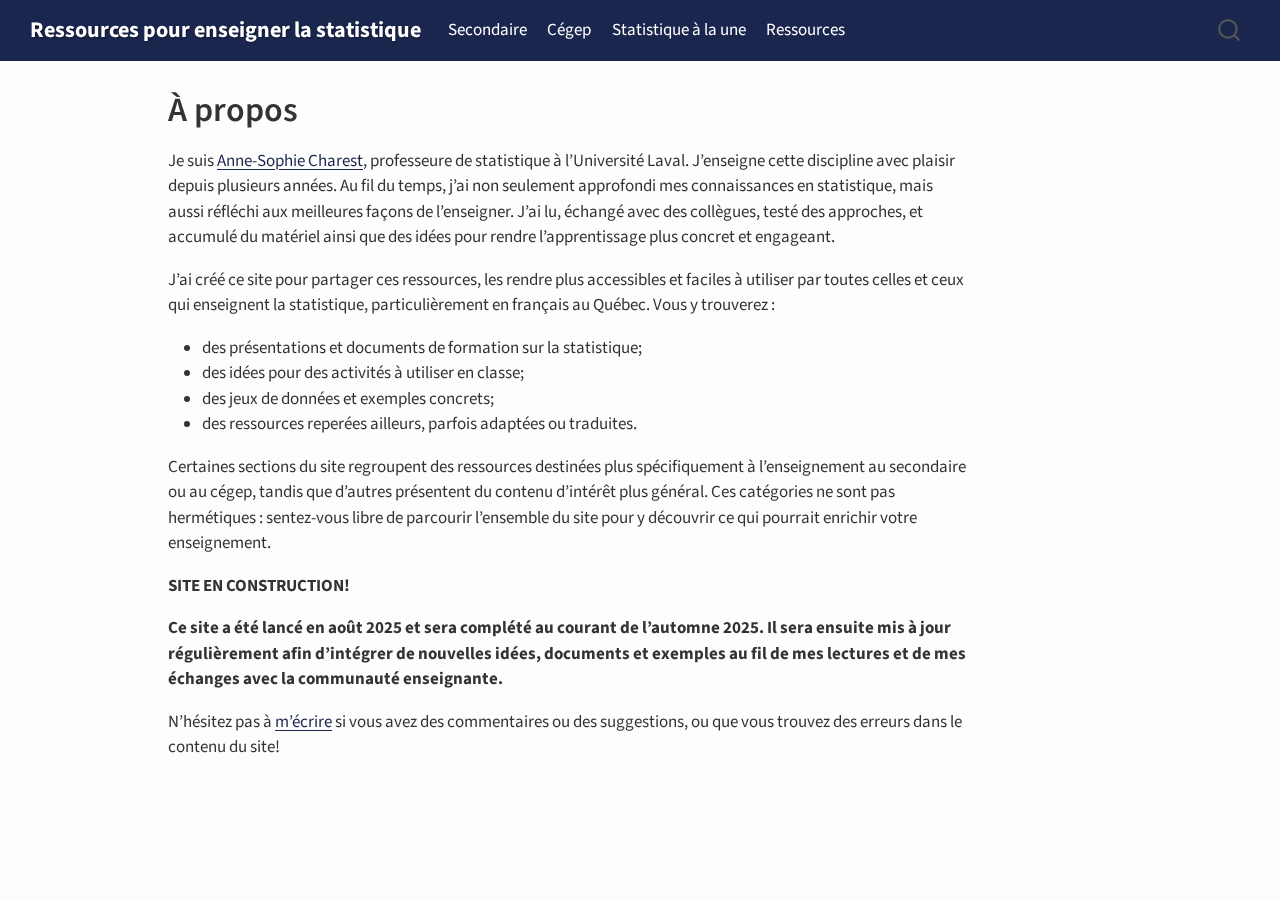
<file: docs/index.html>
<!DOCTYPE html>
<html xmlns="http://www.w3.org/1999/xhtml" lang="en" xml:lang="en"><head>

<meta charset="utf-8">
<meta name="generator" content="quarto-1.6.42">

<meta name="viewport" content="width=device-width, initial-scale=1.0, user-scalable=yes">


<title>À propos – Ressources pour enseigner la statistique</title>
<style>
code{white-space: pre-wrap;}
span.smallcaps{font-variant: small-caps;}
div.columns{display: flex; gap: min(4vw, 1.5em);}
div.column{flex: auto; overflow-x: auto;}
div.hanging-indent{margin-left: 1.5em; text-indent: -1.5em;}
ul.task-list{list-style: none;}
ul.task-list li input[type="checkbox"] {
  width: 0.8em;
  margin: 0 0.8em 0.2em -1em; /* quarto-specific, see https://github.com/quarto-dev/quarto-cli/issues/4556 */ 
  vertical-align: middle;
}
</style>


<script src="site_libs/quarto-nav/quarto-nav.js"></script>
<script src="site_libs/quarto-nav/headroom.min.js"></script>
<script src="site_libs/clipboard/clipboard.min.js"></script>
<script src="site_libs/quarto-search/autocomplete.umd.js"></script>
<script src="site_libs/quarto-search/fuse.min.js"></script>
<script src="site_libs/quarto-search/quarto-search.js"></script>
<meta name="quarto:offset" content="./">
<script src="site_libs/quarto-html/quarto.js"></script>
<script src="site_libs/quarto-html/popper.min.js"></script>
<script src="site_libs/quarto-html/tippy.umd.min.js"></script>
<script src="site_libs/quarto-html/anchor.min.js"></script>
<link href="site_libs/quarto-html/tippy.css" rel="stylesheet">
<link href="site_libs/quarto-html/quarto-syntax-highlighting-2f5df379a58b258e96c21c0638c20c03.css" rel="stylesheet" id="quarto-text-highlighting-styles">
<script src="site_libs/bootstrap/bootstrap.min.js"></script>
<link href="site_libs/bootstrap/bootstrap-icons.css" rel="stylesheet">
<link href="site_libs/bootstrap/bootstrap-ddd961a2510921635943dfbbd19534c4.min.css" rel="stylesheet" append-hash="true" id="quarto-bootstrap" data-mode="light">
<script id="quarto-search-options" type="application/json">{
  "location": "navbar",
  "copy-button": false,
  "collapse-after": 3,
  "panel-placement": "end",
  "type": "overlay",
  "limit": 50,
  "keyboard-shortcut": [
    "f",
    "/",
    "s"
  ],
  "show-item-context": false,
  "language": {
    "search-no-results-text": "No results",
    "search-matching-documents-text": "matching documents",
    "search-copy-link-title": "Copy link to search",
    "search-hide-matches-text": "Hide additional matches",
    "search-more-match-text": "more match in this document",
    "search-more-matches-text": "more matches in this document",
    "search-clear-button-title": "Clear",
    "search-text-placeholder": "",
    "search-detached-cancel-button-title": "Cancel",
    "search-submit-button-title": "Submit",
    "search-label": "Search"
  }
}</script>


<link rel="stylesheet" href="styles.css">
</head>

<body class="nav-fixed">

<div id="quarto-search-results"></div>
  <header id="quarto-header" class="headroom fixed-top">
    <nav class="navbar navbar-expand-lg " data-bs-theme="dark">
      <div class="navbar-container container-fluid">
      <div class="navbar-brand-container mx-auto">
    <a class="navbar-brand" href="./index.html">
    <span class="navbar-title">Ressources pour enseigner la statistique</span>
    </a>
  </div>
            <div id="quarto-search" class="" title="Search"></div>
          <button class="navbar-toggler" type="button" data-bs-toggle="collapse" data-bs-target="#navbarCollapse" aria-controls="navbarCollapse" role="menu" aria-expanded="false" aria-label="Toggle navigation" onclick="if (window.quartoToggleHeadroom) { window.quartoToggleHeadroom(); }">
  <span class="navbar-toggler-icon"></span>
</button>
          <div class="collapse navbar-collapse" id="navbarCollapse">
            <ul class="navbar-nav navbar-nav-scroll me-auto">
  <li class="nav-item">
    <a class="nav-link" href="./Secondaire.html"> 
<span class="menu-text">Secondaire</span></a>
  </li>  
  <li class="nav-item">
    <a class="nav-link" href="./Cegep.html"> 
<span class="menu-text">Cégep</span></a>
  </li>  
  <li class="nav-item">
    <a class="nav-link" href="./Nouvelles.html"> 
<span class="menu-text">Statistique à la une</span></a>
  </li>  
  <li class="nav-item">
    <a class="nav-link" href="./Ressources.html"> 
<span class="menu-text">Ressources</span></a>
  </li>  
</ul>
          </div> <!-- /navcollapse -->
            <div class="quarto-navbar-tools">
</div>
      </div> <!-- /container-fluid -->
    </nav>
</header>
<!-- content -->
<div id="quarto-content" class="quarto-container page-columns page-rows-contents page-layout-article page-navbar">
<!-- sidebar -->
<!-- margin-sidebar -->
    <div id="quarto-margin-sidebar" class="sidebar margin-sidebar zindex-bottom">
        
    </div>
<!-- main -->
<main class="content" id="quarto-document-content">

<header id="title-block-header" class="quarto-title-block default">
<div class="quarto-title">
<h1 class="title">À propos</h1>
</div>



<div class="quarto-title-meta">

    
  
    
  </div>
  


</header>


<p>Je suis <a href="https://anne-sophie-charest.fsg.ulaval.ca/" target="_blank">Anne-Sophie Charest</a>, professeure de statistique à l’Université Laval. J’enseigne cette discipline avec plaisir depuis plusieurs années. Au fil du temps, j’ai non seulement approfondi mes connaissances en statistique, mais aussi réfléchi aux meilleures façons de l’enseigner. J’ai lu, échangé avec des collègues, testé des approches, et accumulé du matériel ainsi que des idées pour rendre l’apprentissage plus concret et engageant.</p>
<p>J’ai créé ce site pour partager ces ressources, les rendre plus accessibles et faciles à utiliser par toutes celles et ceux qui enseignent la statistique, particulièrement en français au Québec. Vous y trouverez :</p>
<ul>
<li>des présentations et documents de formation sur la statistique;</li>
<li>des idées pour des activités à utiliser en classe;</li>
<li>des jeux de données et exemples concrets;</li>
<li>des ressources reperées ailleurs, parfois adaptées ou traduites.</li>
</ul>
<p>Certaines sections du site regroupent des ressources destinées plus spécifiquement à l’enseignement au secondaire ou au cégep, tandis que d’autres présentent du contenu d’intérêt plus général. Ces catégories ne sont pas hermétiques : sentez-vous libre de parcourir l’ensemble du site pour y découvrir ce qui pourrait enrichir votre enseignement.</p>
<p><strong>SITE EN CONSTRUCTION!</strong></p>
<p><strong>Ce site a été lancé en août 2025 et sera complété au courant de l’automne 2025. Il sera ensuite mis à jour régulièrement afin d’intégrer de nouvelles idées, documents et exemples au fil de mes lectures et de mes échanges avec la communauté enseignante.</strong></p>
<p>N’hésitez pas à <a href="mailto:anne-sophie.charest@ulaval.ca">m’écrire</a> si vous avez des commentaires ou des suggestions, ou que vous trouvez des erreurs dans le contenu du site!</p>



<a onclick="window.scrollTo(0, 0); return false;" role="button" id="quarto-back-to-top"><i class="bi bi-arrow-up"></i> Back to top</a></main> <!-- /main -->
<script id="quarto-html-after-body" type="application/javascript">
window.document.addEventListener("DOMContentLoaded", function (event) {
  const toggleBodyColorMode = (bsSheetEl) => {
    const mode = bsSheetEl.getAttribute("data-mode");
    const bodyEl = window.document.querySelector("body");
    if (mode === "dark") {
      bodyEl.classList.add("quarto-dark");
      bodyEl.classList.remove("quarto-light");
    } else {
      bodyEl.classList.add("quarto-light");
      bodyEl.classList.remove("quarto-dark");
    }
  }
  const toggleBodyColorPrimary = () => {
    const bsSheetEl = window.document.querySelector("link#quarto-bootstrap");
    if (bsSheetEl) {
      toggleBodyColorMode(bsSheetEl);
    }
  }
  toggleBodyColorPrimary();  
  const icon = "";
  const anchorJS = new window.AnchorJS();
  anchorJS.options = {
    placement: 'right',
    icon: icon
  };
  anchorJS.add('.anchored');
  const isCodeAnnotation = (el) => {
    for (const clz of el.classList) {
      if (clz.startsWith('code-annotation-')) {                     
        return true;
      }
    }
    return false;
  }
  const onCopySuccess = function(e) {
    // button target
    const button = e.trigger;
    // don't keep focus
    button.blur();
    // flash "checked"
    button.classList.add('code-copy-button-checked');
    var currentTitle = button.getAttribute("title");
    button.setAttribute("title", "Copied!");
    let tooltip;
    if (window.bootstrap) {
      button.setAttribute("data-bs-toggle", "tooltip");
      button.setAttribute("data-bs-placement", "left");
      button.setAttribute("data-bs-title", "Copied!");
      tooltip = new bootstrap.Tooltip(button, 
        { trigger: "manual", 
          customClass: "code-copy-button-tooltip",
          offset: [0, -8]});
      tooltip.show();    
    }
    setTimeout(function() {
      if (tooltip) {
        tooltip.hide();
        button.removeAttribute("data-bs-title");
        button.removeAttribute("data-bs-toggle");
        button.removeAttribute("data-bs-placement");
      }
      button.setAttribute("title", currentTitle);
      button.classList.remove('code-copy-button-checked');
    }, 1000);
    // clear code selection
    e.clearSelection();
  }
  const getTextToCopy = function(trigger) {
      const codeEl = trigger.previousElementSibling.cloneNode(true);
      for (const childEl of codeEl.children) {
        if (isCodeAnnotation(childEl)) {
          childEl.remove();
        }
      }
      return codeEl.innerText;
  }
  const clipboard = new window.ClipboardJS('.code-copy-button:not([data-in-quarto-modal])', {
    text: getTextToCopy
  });
  clipboard.on('success', onCopySuccess);
  if (window.document.getElementById('quarto-embedded-source-code-modal')) {
    const clipboardModal = new window.ClipboardJS('.code-copy-button[data-in-quarto-modal]', {
      text: getTextToCopy,
      container: window.document.getElementById('quarto-embedded-source-code-modal')
    });
    clipboardModal.on('success', onCopySuccess);
  }
    var localhostRegex = new RegExp(/^(?:http|https):\/\/localhost\:?[0-9]*\//);
    var mailtoRegex = new RegExp(/^mailto:/);
      var filterRegex = new RegExp('/' + window.location.host + '/');
    var isInternal = (href) => {
        return filterRegex.test(href) || localhostRegex.test(href) || mailtoRegex.test(href);
    }
    // Inspect non-navigation links and adorn them if external
 	var links = window.document.querySelectorAll('a[href]:not(.nav-link):not(.navbar-brand):not(.toc-action):not(.sidebar-link):not(.sidebar-item-toggle):not(.pagination-link):not(.no-external):not([aria-hidden]):not(.dropdown-item):not(.quarto-navigation-tool):not(.about-link)');
    for (var i=0; i<links.length; i++) {
      const link = links[i];
      if (!isInternal(link.href)) {
        // undo the damage that might have been done by quarto-nav.js in the case of
        // links that we want to consider external
        if (link.dataset.originalHref !== undefined) {
          link.href = link.dataset.originalHref;
        }
      }
    }
  function tippyHover(el, contentFn, onTriggerFn, onUntriggerFn) {
    const config = {
      allowHTML: true,
      maxWidth: 500,
      delay: 100,
      arrow: false,
      appendTo: function(el) {
          return el.parentElement;
      },
      interactive: true,
      interactiveBorder: 10,
      theme: 'quarto',
      placement: 'bottom-start',
    };
    if (contentFn) {
      config.content = contentFn;
    }
    if (onTriggerFn) {
      config.onTrigger = onTriggerFn;
    }
    if (onUntriggerFn) {
      config.onUntrigger = onUntriggerFn;
    }
    window.tippy(el, config); 
  }
  const noterefs = window.document.querySelectorAll('a[role="doc-noteref"]');
  for (var i=0; i<noterefs.length; i++) {
    const ref = noterefs[i];
    tippyHover(ref, function() {
      // use id or data attribute instead here
      let href = ref.getAttribute('data-footnote-href') || ref.getAttribute('href');
      try { href = new URL(href).hash; } catch {}
      const id = href.replace(/^#\/?/, "");
      const note = window.document.getElementById(id);
      if (note) {
        return note.innerHTML;
      } else {
        return "";
      }
    });
  }
  const xrefs = window.document.querySelectorAll('a.quarto-xref');
  const processXRef = (id, note) => {
    // Strip column container classes
    const stripColumnClz = (el) => {
      el.classList.remove("page-full", "page-columns");
      if (el.children) {
        for (const child of el.children) {
          stripColumnClz(child);
        }
      }
    }
    stripColumnClz(note)
    if (id === null || id.startsWith('sec-')) {
      // Special case sections, only their first couple elements
      const container = document.createElement("div");
      if (note.children && note.children.length > 2) {
        container.appendChild(note.children[0].cloneNode(true));
        for (let i = 1; i < note.children.length; i++) {
          const child = note.children[i];
          if (child.tagName === "P" && child.innerText === "") {
            continue;
          } else {
            container.appendChild(child.cloneNode(true));
            break;
          }
        }
        if (window.Quarto?.typesetMath) {
          window.Quarto.typesetMath(container);
        }
        return container.innerHTML
      } else {
        if (window.Quarto?.typesetMath) {
          window.Quarto.typesetMath(note);
        }
        return note.innerHTML;
      }
    } else {
      // Remove any anchor links if they are present
      const anchorLink = note.querySelector('a.anchorjs-link');
      if (anchorLink) {
        anchorLink.remove();
      }
      if (window.Quarto?.typesetMath) {
        window.Quarto.typesetMath(note);
      }
      if (note.classList.contains("callout")) {
        return note.outerHTML;
      } else {
        return note.innerHTML;
      }
    }
  }
  for (var i=0; i<xrefs.length; i++) {
    const xref = xrefs[i];
    tippyHover(xref, undefined, function(instance) {
      instance.disable();
      let url = xref.getAttribute('href');
      let hash = undefined; 
      if (url.startsWith('#')) {
        hash = url;
      } else {
        try { hash = new URL(url).hash; } catch {}
      }
      if (hash) {
        const id = hash.replace(/^#\/?/, "");
        const note = window.document.getElementById(id);
        if (note !== null) {
          try {
            const html = processXRef(id, note.cloneNode(true));
            instance.setContent(html);
          } finally {
            instance.enable();
            instance.show();
          }
        } else {
          // See if we can fetch this
          fetch(url.split('#')[0])
          .then(res => res.text())
          .then(html => {
            const parser = new DOMParser();
            const htmlDoc = parser.parseFromString(html, "text/html");
            const note = htmlDoc.getElementById(id);
            if (note !== null) {
              const html = processXRef(id, note);
              instance.setContent(html);
            } 
          }).finally(() => {
            instance.enable();
            instance.show();
          });
        }
      } else {
        // See if we can fetch a full url (with no hash to target)
        // This is a special case and we should probably do some content thinning / targeting
        fetch(url)
        .then(res => res.text())
        .then(html => {
          const parser = new DOMParser();
          const htmlDoc = parser.parseFromString(html, "text/html");
          const note = htmlDoc.querySelector('main.content');
          if (note !== null) {
            // This should only happen for chapter cross references
            // (since there is no id in the URL)
            // remove the first header
            if (note.children.length > 0 && note.children[0].tagName === "HEADER") {
              note.children[0].remove();
            }
            const html = processXRef(null, note);
            instance.setContent(html);
          } 
        }).finally(() => {
          instance.enable();
          instance.show();
        });
      }
    }, function(instance) {
    });
  }
      let selectedAnnoteEl;
      const selectorForAnnotation = ( cell, annotation) => {
        let cellAttr = 'data-code-cell="' + cell + '"';
        let lineAttr = 'data-code-annotation="' +  annotation + '"';
        const selector = 'span[' + cellAttr + '][' + lineAttr + ']';
        return selector;
      }
      const selectCodeLines = (annoteEl) => {
        const doc = window.document;
        const targetCell = annoteEl.getAttribute("data-target-cell");
        const targetAnnotation = annoteEl.getAttribute("data-target-annotation");
        const annoteSpan = window.document.querySelector(selectorForAnnotation(targetCell, targetAnnotation));
        const lines = annoteSpan.getAttribute("data-code-lines").split(",");
        const lineIds = lines.map((line) => {
          return targetCell + "-" + line;
        })
        let top = null;
        let height = null;
        let parent = null;
        if (lineIds.length > 0) {
            //compute the position of the single el (top and bottom and make a div)
            const el = window.document.getElementById(lineIds[0]);
            top = el.offsetTop;
            height = el.offsetHeight;
            parent = el.parentElement.parentElement;
          if (lineIds.length > 1) {
            const lastEl = window.document.getElementById(lineIds[lineIds.length - 1]);
            const bottom = lastEl.offsetTop + lastEl.offsetHeight;
            height = bottom - top;
          }
          if (top !== null && height !== null && parent !== null) {
            // cook up a div (if necessary) and position it 
            let div = window.document.getElementById("code-annotation-line-highlight");
            if (div === null) {
              div = window.document.createElement("div");
              div.setAttribute("id", "code-annotation-line-highlight");
              div.style.position = 'absolute';
              parent.appendChild(div);
            }
            div.style.top = top - 2 + "px";
            div.style.height = height + 4 + "px";
            div.style.left = 0;
            let gutterDiv = window.document.getElementById("code-annotation-line-highlight-gutter");
            if (gutterDiv === null) {
              gutterDiv = window.document.createElement("div");
              gutterDiv.setAttribute("id", "code-annotation-line-highlight-gutter");
              gutterDiv.style.position = 'absolute';
              const codeCell = window.document.getElementById(targetCell);
              const gutter = codeCell.querySelector('.code-annotation-gutter');
              gutter.appendChild(gutterDiv);
            }
            gutterDiv.style.top = top - 2 + "px";
            gutterDiv.style.height = height + 4 + "px";
          }
          selectedAnnoteEl = annoteEl;
        }
      };
      const unselectCodeLines = () => {
        const elementsIds = ["code-annotation-line-highlight", "code-annotation-line-highlight-gutter"];
        elementsIds.forEach((elId) => {
          const div = window.document.getElementById(elId);
          if (div) {
            div.remove();
          }
        });
        selectedAnnoteEl = undefined;
      };
        // Handle positioning of the toggle
    window.addEventListener(
      "resize",
      throttle(() => {
        elRect = undefined;
        if (selectedAnnoteEl) {
          selectCodeLines(selectedAnnoteEl);
        }
      }, 10)
    );
    function throttle(fn, ms) {
    let throttle = false;
    let timer;
      return (...args) => {
        if(!throttle) { // first call gets through
            fn.apply(this, args);
            throttle = true;
        } else { // all the others get throttled
            if(timer) clearTimeout(timer); // cancel #2
            timer = setTimeout(() => {
              fn.apply(this, args);
              timer = throttle = false;
            }, ms);
        }
      };
    }
      // Attach click handler to the DT
      const annoteDls = window.document.querySelectorAll('dt[data-target-cell]');
      for (const annoteDlNode of annoteDls) {
        annoteDlNode.addEventListener('click', (event) => {
          const clickedEl = event.target;
          if (clickedEl !== selectedAnnoteEl) {
            unselectCodeLines();
            const activeEl = window.document.querySelector('dt[data-target-cell].code-annotation-active');
            if (activeEl) {
              activeEl.classList.remove('code-annotation-active');
            }
            selectCodeLines(clickedEl);
            clickedEl.classList.add('code-annotation-active');
          } else {
            // Unselect the line
            unselectCodeLines();
            clickedEl.classList.remove('code-annotation-active');
          }
        });
      }
  const findCites = (el) => {
    const parentEl = el.parentElement;
    if (parentEl) {
      const cites = parentEl.dataset.cites;
      if (cites) {
        return {
          el,
          cites: cites.split(' ')
        };
      } else {
        return findCites(el.parentElement)
      }
    } else {
      return undefined;
    }
  };
  var bibliorefs = window.document.querySelectorAll('a[role="doc-biblioref"]');
  for (var i=0; i<bibliorefs.length; i++) {
    const ref = bibliorefs[i];
    const citeInfo = findCites(ref);
    if (citeInfo) {
      tippyHover(citeInfo.el, function() {
        var popup = window.document.createElement('div');
        citeInfo.cites.forEach(function(cite) {
          var citeDiv = window.document.createElement('div');
          citeDiv.classList.add('hanging-indent');
          citeDiv.classList.add('csl-entry');
          var biblioDiv = window.document.getElementById('ref-' + cite);
          if (biblioDiv) {
            citeDiv.innerHTML = biblioDiv.innerHTML;
          }
          popup.appendChild(citeDiv);
        });
        return popup.innerHTML;
      });
    }
  }
});
</script>
</div> <!-- /content -->




</body></html>
</file>
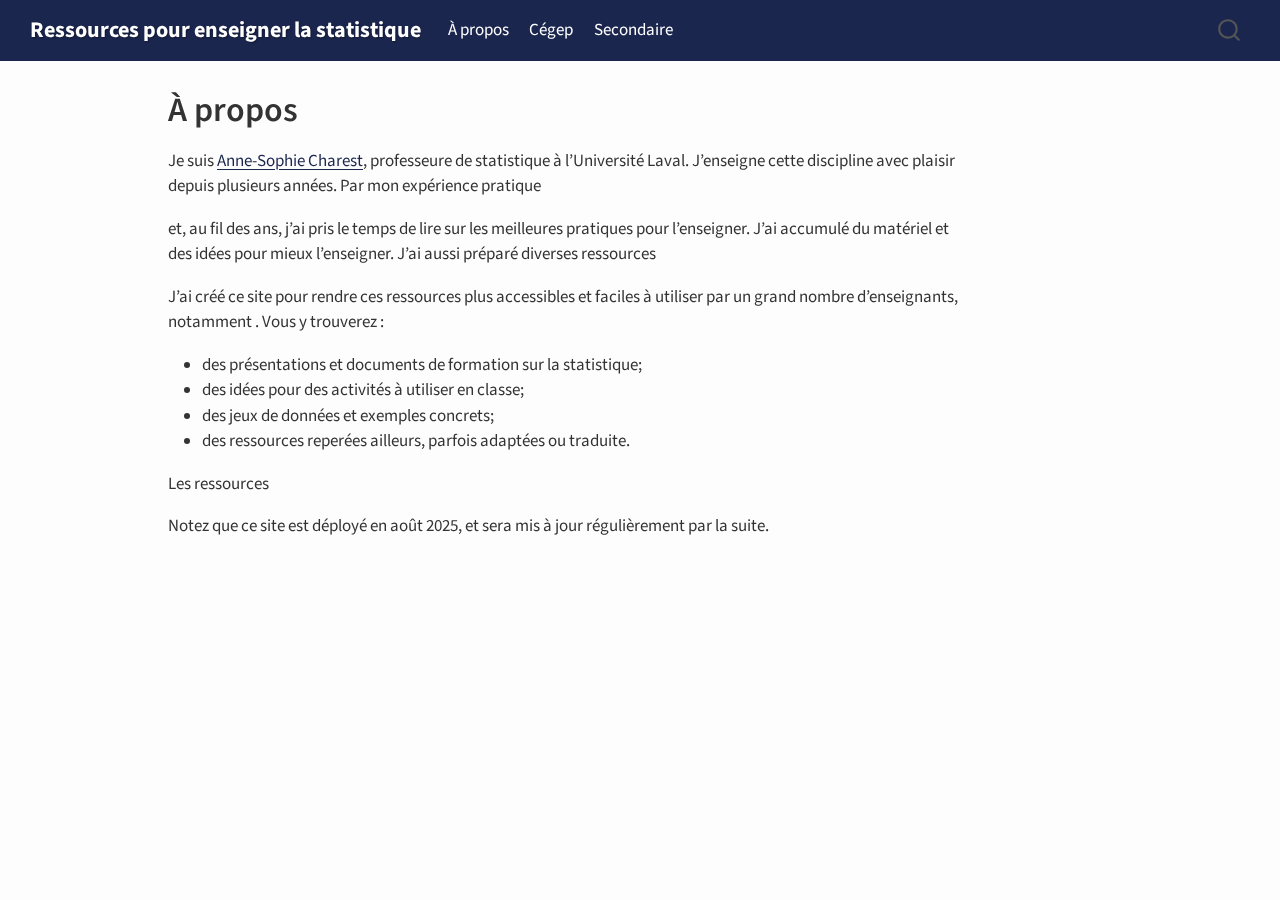
<file: docs/about.html>
<!DOCTYPE html>
<html xmlns="http://www.w3.org/1999/xhtml" lang="en" xml:lang="en"><head>

<meta charset="utf-8">
<meta name="generator" content="quarto-1.5.57">

<meta name="viewport" content="width=device-width, initial-scale=1.0, user-scalable=yes">


<title>À propos – Ressources pour enseigner la statistique</title>
<style>
code{white-space: pre-wrap;}
span.smallcaps{font-variant: small-caps;}
div.columns{display: flex; gap: min(4vw, 1.5em);}
div.column{flex: auto; overflow-x: auto;}
div.hanging-indent{margin-left: 1.5em; text-indent: -1.5em;}
ul.task-list{list-style: none;}
ul.task-list li input[type="checkbox"] {
  width: 0.8em;
  margin: 0 0.8em 0.2em -1em; /* quarto-specific, see https://github.com/quarto-dev/quarto-cli/issues/4556 */ 
  vertical-align: middle;
}
</style>


<script src="site_libs/quarto-nav/quarto-nav.js"></script>
<script src="site_libs/quarto-nav/headroom.min.js"></script>
<script src="site_libs/clipboard/clipboard.min.js"></script>
<script src="site_libs/quarto-search/autocomplete.umd.js"></script>
<script src="site_libs/quarto-search/fuse.min.js"></script>
<script src="site_libs/quarto-search/quarto-search.js"></script>
<meta name="quarto:offset" content="./">
<script src="site_libs/quarto-html/quarto.js"></script>
<script src="site_libs/quarto-html/popper.min.js"></script>
<script src="site_libs/quarto-html/tippy.umd.min.js"></script>
<script src="site_libs/quarto-html/anchor.min.js"></script>
<link href="site_libs/quarto-html/tippy.css" rel="stylesheet">
<link href="site_libs/quarto-html/quarto-syntax-highlighting.css" rel="stylesheet" id="quarto-text-highlighting-styles">
<script src="site_libs/bootstrap/bootstrap.min.js"></script>
<link href="site_libs/bootstrap/bootstrap-icons.css" rel="stylesheet">
<link href="site_libs/bootstrap/bootstrap.min.css" rel="stylesheet" id="quarto-bootstrap" data-mode="light">
<script id="quarto-search-options" type="application/json">{
  "location": "navbar",
  "copy-button": false,
  "collapse-after": 3,
  "panel-placement": "end",
  "type": "overlay",
  "limit": 50,
  "keyboard-shortcut": [
    "f",
    "/",
    "s"
  ],
  "show-item-context": false,
  "language": {
    "search-no-results-text": "No results",
    "search-matching-documents-text": "matching documents",
    "search-copy-link-title": "Copy link to search",
    "search-hide-matches-text": "Hide additional matches",
    "search-more-match-text": "more match in this document",
    "search-more-matches-text": "more matches in this document",
    "search-clear-button-title": "Clear",
    "search-text-placeholder": "",
    "search-detached-cancel-button-title": "Cancel",
    "search-submit-button-title": "Submit",
    "search-label": "Search"
  }
}</script>


<link rel="stylesheet" href="styles.css">
</head>

<body class="nav-fixed">

<div id="quarto-search-results"></div>
  <header id="quarto-header" class="headroom fixed-top">
    <nav class="navbar navbar-expand-lg " data-bs-theme="dark">
      <div class="navbar-container container-fluid">
      <div class="navbar-brand-container mx-auto">
    <a class="navbar-brand" href="./index.html">
    <span class="navbar-title">Ressources pour enseigner la statistique</span>
    </a>
  </div>
            <div id="quarto-search" class="" title="Search"></div>
          <button class="navbar-toggler" type="button" data-bs-toggle="collapse" data-bs-target="#navbarCollapse" aria-controls="navbarCollapse" role="menu" aria-expanded="false" aria-label="Toggle navigation" onclick="if (window.quartoToggleHeadroom) { window.quartoToggleHeadroom(); }">
  <span class="navbar-toggler-icon"></span>
</button>
          <div class="collapse navbar-collapse" id="navbarCollapse">
            <ul class="navbar-nav navbar-nav-scroll me-auto">
  <li class="nav-item">
    <a class="nav-link active" href="./about.html" aria-current="page"> 
<span class="menu-text">À propos</span></a>
  </li>  
  <li class="nav-item">
    <a class="nav-link" href="./cegep.html"> 
<span class="menu-text">Cégep</span></a>
  </li>  
  <li class="nav-item">
    <a class="nav-link" href="./secondaire.qmd"> 
<span class="menu-text">Secondaire</span></a>
  </li>  
</ul>
          </div> <!-- /navcollapse -->
            <div class="quarto-navbar-tools">
</div>
      </div> <!-- /container-fluid -->
    </nav>
</header>
<!-- content -->
<div id="quarto-content" class="quarto-container page-columns page-rows-contents page-layout-article page-navbar">
<!-- sidebar -->
<!-- margin-sidebar -->
    <div id="quarto-margin-sidebar" class="sidebar margin-sidebar zindex-bottom">
        
    </div>
<!-- main -->
<main class="content" id="quarto-document-content">

<header id="title-block-header" class="quarto-title-block default">
<div class="quarto-title">
<h1 class="title">À propos</h1>
</div>



<div class="quarto-title-meta">

    
  
    
  </div>
  


</header>


<p>Je suis <a href="https://anne-sophie-charest.fsg.ulaval.ca/" target="_blank">Anne-Sophie Charest</a>, professeure de statistique à l’Université Laval. J’enseigne cette discipline avec plaisir depuis plusieurs années. Par mon expérience pratique</p>
<p>et, au fil des ans, j’ai pris le temps de lire sur les meilleures pratiques pour l’enseigner. J’ai accumulé du matériel et des idées pour mieux l’enseigner. J’ai aussi préparé diverses ressources</p>
<p>J’ai créé ce site pour rendre ces ressources plus accessibles et faciles à utiliser par un grand nombre d’enseignants, notamment . Vous y trouverez :</p>
<ul>
<li>des présentations et documents de formation sur la statistique;</li>
<li>des idées pour des activités à utiliser en classe;</li>
<li>des jeux de données et exemples concrets;</li>
<li>des ressources reperées ailleurs, parfois adaptées ou traduite.</li>
</ul>
<p>Les ressources</p>
<p>Notez que ce site est déployé en août 2025, et sera mis à jour régulièrement par la suite.</p>



<a onclick="window.scrollTo(0, 0); return false;" role="button" id="quarto-back-to-top"><i class="bi bi-arrow-up"></i> Back to top</a></main> <!-- /main -->
<script id="quarto-html-after-body" type="application/javascript">
window.document.addEventListener("DOMContentLoaded", function (event) {
  const toggleBodyColorMode = (bsSheetEl) => {
    const mode = bsSheetEl.getAttribute("data-mode");
    const bodyEl = window.document.querySelector("body");
    if (mode === "dark") {
      bodyEl.classList.add("quarto-dark");
      bodyEl.classList.remove("quarto-light");
    } else {
      bodyEl.classList.add("quarto-light");
      bodyEl.classList.remove("quarto-dark");
    }
  }
  const toggleBodyColorPrimary = () => {
    const bsSheetEl = window.document.querySelector("link#quarto-bootstrap");
    if (bsSheetEl) {
      toggleBodyColorMode(bsSheetEl);
    }
  }
  toggleBodyColorPrimary();  
  const icon = "";
  const anchorJS = new window.AnchorJS();
  anchorJS.options = {
    placement: 'right',
    icon: icon
  };
  anchorJS.add('.anchored');
  const isCodeAnnotation = (el) => {
    for (const clz of el.classList) {
      if (clz.startsWith('code-annotation-')) {                     
        return true;
      }
    }
    return false;
  }
  const onCopySuccess = function(e) {
    // button target
    const button = e.trigger;
    // don't keep focus
    button.blur();
    // flash "checked"
    button.classList.add('code-copy-button-checked');
    var currentTitle = button.getAttribute("title");
    button.setAttribute("title", "Copied!");
    let tooltip;
    if (window.bootstrap) {
      button.setAttribute("data-bs-toggle", "tooltip");
      button.setAttribute("data-bs-placement", "left");
      button.setAttribute("data-bs-title", "Copied!");
      tooltip = new bootstrap.Tooltip(button, 
        { trigger: "manual", 
          customClass: "code-copy-button-tooltip",
          offset: [0, -8]});
      tooltip.show();    
    }
    setTimeout(function() {
      if (tooltip) {
        tooltip.hide();
        button.removeAttribute("data-bs-title");
        button.removeAttribute("data-bs-toggle");
        button.removeAttribute("data-bs-placement");
      }
      button.setAttribute("title", currentTitle);
      button.classList.remove('code-copy-button-checked');
    }, 1000);
    // clear code selection
    e.clearSelection();
  }
  const getTextToCopy = function(trigger) {
      const codeEl = trigger.previousElementSibling.cloneNode(true);
      for (const childEl of codeEl.children) {
        if (isCodeAnnotation(childEl)) {
          childEl.remove();
        }
      }
      return codeEl.innerText;
  }
  const clipboard = new window.ClipboardJS('.code-copy-button:not([data-in-quarto-modal])', {
    text: getTextToCopy
  });
  clipboard.on('success', onCopySuccess);
  if (window.document.getElementById('quarto-embedded-source-code-modal')) {
    // For code content inside modals, clipBoardJS needs to be initialized with a container option
    // TODO: Check when it could be a function (https://github.com/zenorocha/clipboard.js/issues/860)
    const clipboardModal = new window.ClipboardJS('.code-copy-button[data-in-quarto-modal]', {
      text: getTextToCopy,
      container: window.document.getElementById('quarto-embedded-source-code-modal')
    });
    clipboardModal.on('success', onCopySuccess);
  }
    var localhostRegex = new RegExp(/^(?:http|https):\/\/localhost\:?[0-9]*\//);
    var mailtoRegex = new RegExp(/^mailto:/);
      var filterRegex = new RegExp('/' + window.location.host + '/');
    var isInternal = (href) => {
        return filterRegex.test(href) || localhostRegex.test(href) || mailtoRegex.test(href);
    }
    // Inspect non-navigation links and adorn them if external
 	var links = window.document.querySelectorAll('a[href]:not(.nav-link):not(.navbar-brand):not(.toc-action):not(.sidebar-link):not(.sidebar-item-toggle):not(.pagination-link):not(.no-external):not([aria-hidden]):not(.dropdown-item):not(.quarto-navigation-tool):not(.about-link)');
    for (var i=0; i<links.length; i++) {
      const link = links[i];
      if (!isInternal(link.href)) {
        // undo the damage that might have been done by quarto-nav.js in the case of
        // links that we want to consider external
        if (link.dataset.originalHref !== undefined) {
          link.href = link.dataset.originalHref;
        }
      }
    }
  function tippyHover(el, contentFn, onTriggerFn, onUntriggerFn) {
    const config = {
      allowHTML: true,
      maxWidth: 500,
      delay: 100,
      arrow: false,
      appendTo: function(el) {
          return el.parentElement;
      },
      interactive: true,
      interactiveBorder: 10,
      theme: 'quarto',
      placement: 'bottom-start',
    };
    if (contentFn) {
      config.content = contentFn;
    }
    if (onTriggerFn) {
      config.onTrigger = onTriggerFn;
    }
    if (onUntriggerFn) {
      config.onUntrigger = onUntriggerFn;
    }
    window.tippy(el, config); 
  }
  const noterefs = window.document.querySelectorAll('a[role="doc-noteref"]');
  for (var i=0; i<noterefs.length; i++) {
    const ref = noterefs[i];
    tippyHover(ref, function() {
      // use id or data attribute instead here
      let href = ref.getAttribute('data-footnote-href') || ref.getAttribute('href');
      try { href = new URL(href).hash; } catch {}
      const id = href.replace(/^#\/?/, "");
      const note = window.document.getElementById(id);
      if (note) {
        return note.innerHTML;
      } else {
        return "";
      }
    });
  }
  const xrefs = window.document.querySelectorAll('a.quarto-xref');
  const processXRef = (id, note) => {
    // Strip column container classes
    const stripColumnClz = (el) => {
      el.classList.remove("page-full", "page-columns");
      if (el.children) {
        for (const child of el.children) {
          stripColumnClz(child);
        }
      }
    }
    stripColumnClz(note)
    if (id === null || id.startsWith('sec-')) {
      // Special case sections, only their first couple elements
      const container = document.createElement("div");
      if (note.children && note.children.length > 2) {
        container.appendChild(note.children[0].cloneNode(true));
        for (let i = 1; i < note.children.length; i++) {
          const child = note.children[i];
          if (child.tagName === "P" && child.innerText === "") {
            continue;
          } else {
            container.appendChild(child.cloneNode(true));
            break;
          }
        }
        if (window.Quarto?.typesetMath) {
          window.Quarto.typesetMath(container);
        }
        return container.innerHTML
      } else {
        if (window.Quarto?.typesetMath) {
          window.Quarto.typesetMath(note);
        }
        return note.innerHTML;
      }
    } else {
      // Remove any anchor links if they are present
      const anchorLink = note.querySelector('a.anchorjs-link');
      if (anchorLink) {
        anchorLink.remove();
      }
      if (window.Quarto?.typesetMath) {
        window.Quarto.typesetMath(note);
      }
      // TODO in 1.5, we should make sure this works without a callout special case
      if (note.classList.contains("callout")) {
        return note.outerHTML;
      } else {
        return note.innerHTML;
      }
    }
  }
  for (var i=0; i<xrefs.length; i++) {
    const xref = xrefs[i];
    tippyHover(xref, undefined, function(instance) {
      instance.disable();
      let url = xref.getAttribute('href');
      let hash = undefined; 
      if (url.startsWith('#')) {
        hash = url;
      } else {
        try { hash = new URL(url).hash; } catch {}
      }
      if (hash) {
        const id = hash.replace(/^#\/?/, "");
        const note = window.document.getElementById(id);
        if (note !== null) {
          try {
            const html = processXRef(id, note.cloneNode(true));
            instance.setContent(html);
          } finally {
            instance.enable();
            instance.show();
          }
        } else {
          // See if we can fetch this
          fetch(url.split('#')[0])
          .then(res => res.text())
          .then(html => {
            const parser = new DOMParser();
            const htmlDoc = parser.parseFromString(html, "text/html");
            const note = htmlDoc.getElementById(id);
            if (note !== null) {
              const html = processXRef(id, note);
              instance.setContent(html);
            } 
          }).finally(() => {
            instance.enable();
            instance.show();
          });
        }
      } else {
        // See if we can fetch a full url (with no hash to target)
        // This is a special case and we should probably do some content thinning / targeting
        fetch(url)
        .then(res => res.text())
        .then(html => {
          const parser = new DOMParser();
          const htmlDoc = parser.parseFromString(html, "text/html");
          const note = htmlDoc.querySelector('main.content');
          if (note !== null) {
            // This should only happen for chapter cross references
            // (since there is no id in the URL)
            // remove the first header
            if (note.children.length > 0 && note.children[0].tagName === "HEADER") {
              note.children[0].remove();
            }
            const html = processXRef(null, note);
            instance.setContent(html);
          } 
        }).finally(() => {
          instance.enable();
          instance.show();
        });
      }
    }, function(instance) {
    });
  }
      let selectedAnnoteEl;
      const selectorForAnnotation = ( cell, annotation) => {
        let cellAttr = 'data-code-cell="' + cell + '"';
        let lineAttr = 'data-code-annotation="' +  annotation + '"';
        const selector = 'span[' + cellAttr + '][' + lineAttr + ']';
        return selector;
      }
      const selectCodeLines = (annoteEl) => {
        const doc = window.document;
        const targetCell = annoteEl.getAttribute("data-target-cell");
        const targetAnnotation = annoteEl.getAttribute("data-target-annotation");
        const annoteSpan = window.document.querySelector(selectorForAnnotation(targetCell, targetAnnotation));
        const lines = annoteSpan.getAttribute("data-code-lines").split(",");
        const lineIds = lines.map((line) => {
          return targetCell + "-" + line;
        })
        let top = null;
        let height = null;
        let parent = null;
        if (lineIds.length > 0) {
            //compute the position of the single el (top and bottom and make a div)
            const el = window.document.getElementById(lineIds[0]);
            top = el.offsetTop;
            height = el.offsetHeight;
            parent = el.parentElement.parentElement;
          if (lineIds.length > 1) {
            const lastEl = window.document.getElementById(lineIds[lineIds.length - 1]);
            const bottom = lastEl.offsetTop + lastEl.offsetHeight;
            height = bottom - top;
          }
          if (top !== null && height !== null && parent !== null) {
            // cook up a div (if necessary) and position it 
            let div = window.document.getElementById("code-annotation-line-highlight");
            if (div === null) {
              div = window.document.createElement("div");
              div.setAttribute("id", "code-annotation-line-highlight");
              div.style.position = 'absolute';
              parent.appendChild(div);
            }
            div.style.top = top - 2 + "px";
            div.style.height = height + 4 + "px";
            div.style.left = 0;
            let gutterDiv = window.document.getElementById("code-annotation-line-highlight-gutter");
            if (gutterDiv === null) {
              gutterDiv = window.document.createElement("div");
              gutterDiv.setAttribute("id", "code-annotation-line-highlight-gutter");
              gutterDiv.style.position = 'absolute';
              const codeCell = window.document.getElementById(targetCell);
              const gutter = codeCell.querySelector('.code-annotation-gutter');
              gutter.appendChild(gutterDiv);
            }
            gutterDiv.style.top = top - 2 + "px";
            gutterDiv.style.height = height + 4 + "px";
          }
          selectedAnnoteEl = annoteEl;
        }
      };
      const unselectCodeLines = () => {
        const elementsIds = ["code-annotation-line-highlight", "code-annotation-line-highlight-gutter"];
        elementsIds.forEach((elId) => {
          const div = window.document.getElementById(elId);
          if (div) {
            div.remove();
          }
        });
        selectedAnnoteEl = undefined;
      };
        // Handle positioning of the toggle
    window.addEventListener(
      "resize",
      throttle(() => {
        elRect = undefined;
        if (selectedAnnoteEl) {
          selectCodeLines(selectedAnnoteEl);
        }
      }, 10)
    );
    function throttle(fn, ms) {
    let throttle = false;
    let timer;
      return (...args) => {
        if(!throttle) { // first call gets through
            fn.apply(this, args);
            throttle = true;
        } else { // all the others get throttled
            if(timer) clearTimeout(timer); // cancel #2
            timer = setTimeout(() => {
              fn.apply(this, args);
              timer = throttle = false;
            }, ms);
        }
      };
    }
      // Attach click handler to the DT
      const annoteDls = window.document.querySelectorAll('dt[data-target-cell]');
      for (const annoteDlNode of annoteDls) {
        annoteDlNode.addEventListener('click', (event) => {
          const clickedEl = event.target;
          if (clickedEl !== selectedAnnoteEl) {
            unselectCodeLines();
            const activeEl = window.document.querySelector('dt[data-target-cell].code-annotation-active');
            if (activeEl) {
              activeEl.classList.remove('code-annotation-active');
            }
            selectCodeLines(clickedEl);
            clickedEl.classList.add('code-annotation-active');
          } else {
            // Unselect the line
            unselectCodeLines();
            clickedEl.classList.remove('code-annotation-active');
          }
        });
      }
  const findCites = (el) => {
    const parentEl = el.parentElement;
    if (parentEl) {
      const cites = parentEl.dataset.cites;
      if (cites) {
        return {
          el,
          cites: cites.split(' ')
        };
      } else {
        return findCites(el.parentElement)
      }
    } else {
      return undefined;
    }
  };
  var bibliorefs = window.document.querySelectorAll('a[role="doc-biblioref"]');
  for (var i=0; i<bibliorefs.length; i++) {
    const ref = bibliorefs[i];
    const citeInfo = findCites(ref);
    if (citeInfo) {
      tippyHover(citeInfo.el, function() {
        var popup = window.document.createElement('div');
        citeInfo.cites.forEach(function(cite) {
          var citeDiv = window.document.createElement('div');
          citeDiv.classList.add('hanging-indent');
          citeDiv.classList.add('csl-entry');
          var biblioDiv = window.document.getElementById('ref-' + cite);
          if (biblioDiv) {
            citeDiv.innerHTML = biblioDiv.innerHTML;
          }
          popup.appendChild(citeDiv);
        });
        return popup.innerHTML;
      });
    }
  }
});
</script>
</div> <!-- /content -->




</body></html>
</file>
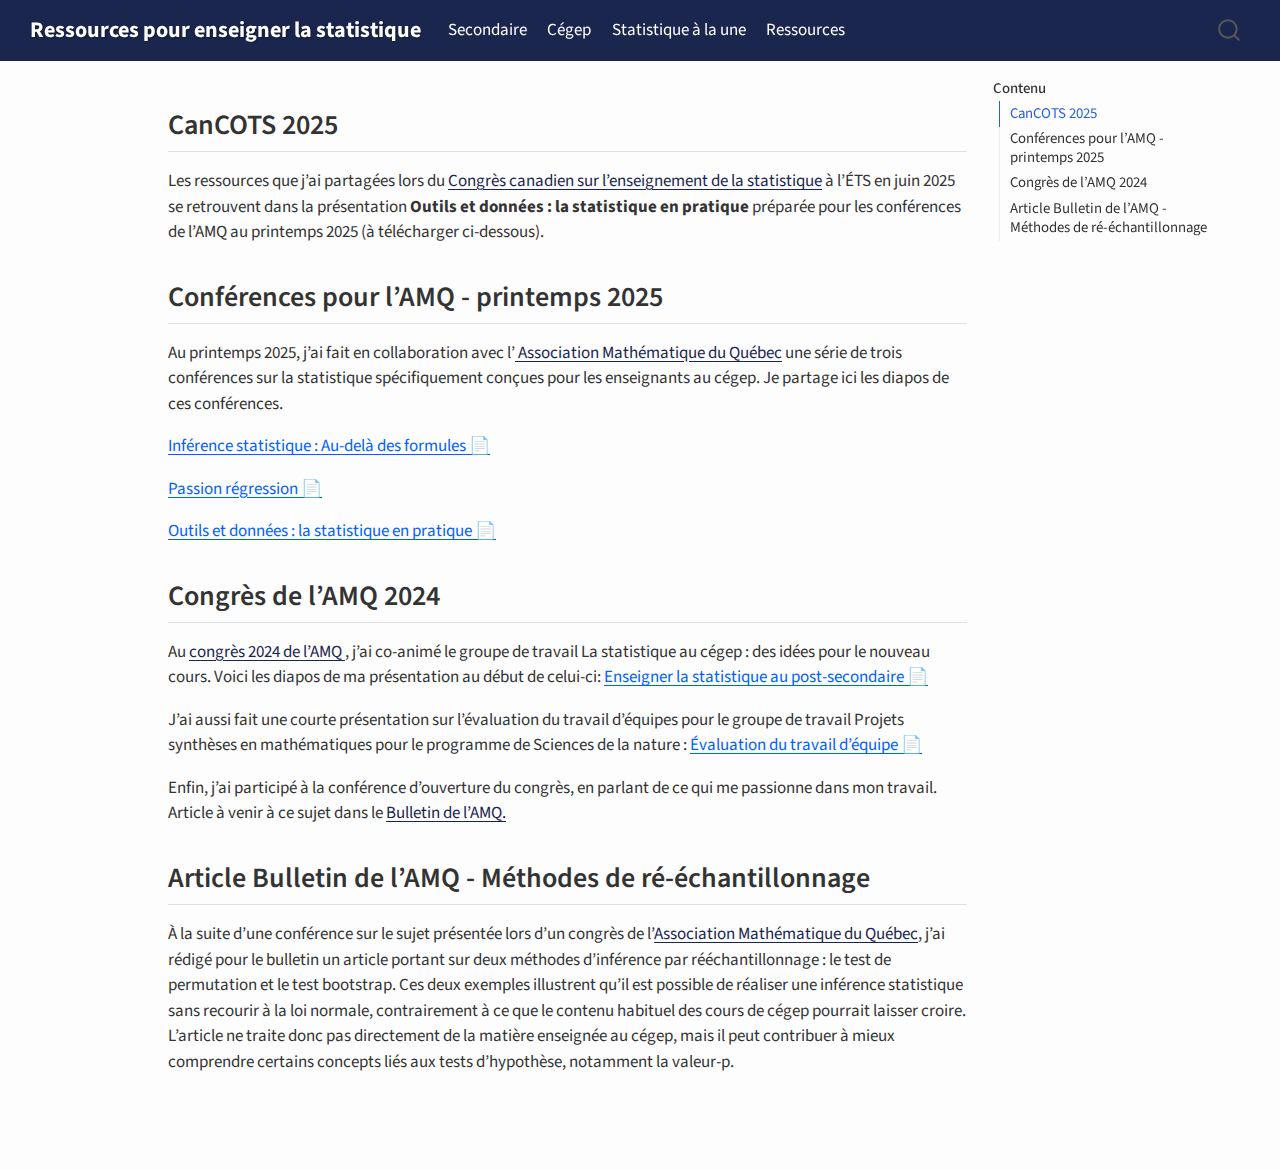
<file: docs/Cegep.html>
<!DOCTYPE html>
<html xmlns="http://www.w3.org/1999/xhtml" lang="en" xml:lang="en"><head>

<meta charset="utf-8">
<meta name="generator" content="quarto-1.6.42">

<meta name="viewport" content="width=device-width, initial-scale=1.0, user-scalable=yes">


<title>cegep – Ressources pour enseigner la statistique</title>
<style>
code{white-space: pre-wrap;}
span.smallcaps{font-variant: small-caps;}
div.columns{display: flex; gap: min(4vw, 1.5em);}
div.column{flex: auto; overflow-x: auto;}
div.hanging-indent{margin-left: 1.5em; text-indent: -1.5em;}
ul.task-list{list-style: none;}
ul.task-list li input[type="checkbox"] {
  width: 0.8em;
  margin: 0 0.8em 0.2em -1em; /* quarto-specific, see https://github.com/quarto-dev/quarto-cli/issues/4556 */ 
  vertical-align: middle;
}
</style>


<script src="site_libs/quarto-nav/quarto-nav.js"></script>
<script src="site_libs/quarto-nav/headroom.min.js"></script>
<script src="site_libs/clipboard/clipboard.min.js"></script>
<script src="site_libs/quarto-search/autocomplete.umd.js"></script>
<script src="site_libs/quarto-search/fuse.min.js"></script>
<script src="site_libs/quarto-search/quarto-search.js"></script>
<meta name="quarto:offset" content="./">
<script src="site_libs/quarto-html/quarto.js"></script>
<script src="site_libs/quarto-html/popper.min.js"></script>
<script src="site_libs/quarto-html/tippy.umd.min.js"></script>
<script src="site_libs/quarto-html/anchor.min.js"></script>
<link href="site_libs/quarto-html/tippy.css" rel="stylesheet">
<link href="site_libs/quarto-html/quarto-syntax-highlighting-2f5df379a58b258e96c21c0638c20c03.css" rel="stylesheet" id="quarto-text-highlighting-styles">
<script src="site_libs/bootstrap/bootstrap.min.js"></script>
<link href="site_libs/bootstrap/bootstrap-icons.css" rel="stylesheet">
<link href="site_libs/bootstrap/bootstrap-ddd961a2510921635943dfbbd19534c4.min.css" rel="stylesheet" append-hash="true" id="quarto-bootstrap" data-mode="light">
<script id="quarto-search-options" type="application/json">{
  "location": "navbar",
  "copy-button": false,
  "collapse-after": 3,
  "panel-placement": "end",
  "type": "overlay",
  "limit": 50,
  "keyboard-shortcut": [
    "f",
    "/",
    "s"
  ],
  "show-item-context": false,
  "language": {
    "search-no-results-text": "No results",
    "search-matching-documents-text": "matching documents",
    "search-copy-link-title": "Copy link to search",
    "search-hide-matches-text": "Hide additional matches",
    "search-more-match-text": "more match in this document",
    "search-more-matches-text": "more matches in this document",
    "search-clear-button-title": "Clear",
    "search-text-placeholder": "",
    "search-detached-cancel-button-title": "Cancel",
    "search-submit-button-title": "Submit",
    "search-label": "Search"
  }
}</script>


<link rel="stylesheet" href="styles.css">
</head>

<body class="nav-fixed">

<div id="quarto-search-results"></div>
  <header id="quarto-header" class="headroom fixed-top">
    <nav class="navbar navbar-expand-lg " data-bs-theme="dark">
      <div class="navbar-container container-fluid">
      <div class="navbar-brand-container mx-auto">
    <a class="navbar-brand" href="./index.html">
    <span class="navbar-title">Ressources pour enseigner la statistique</span>
    </a>
  </div>
            <div id="quarto-search" class="" title="Search"></div>
          <button class="navbar-toggler" type="button" data-bs-toggle="collapse" data-bs-target="#navbarCollapse" aria-controls="navbarCollapse" role="menu" aria-expanded="false" aria-label="Toggle navigation" onclick="if (window.quartoToggleHeadroom) { window.quartoToggleHeadroom(); }">
  <span class="navbar-toggler-icon"></span>
</button>
          <div class="collapse navbar-collapse" id="navbarCollapse">
            <ul class="navbar-nav navbar-nav-scroll me-auto">
  <li class="nav-item">
    <a class="nav-link" href="./Secondaire.html"> 
<span class="menu-text">Secondaire</span></a>
  </li>  
  <li class="nav-item">
    <a class="nav-link active" href="./Cegep.html" aria-current="page"> 
<span class="menu-text">Cégep</span></a>
  </li>  
  <li class="nav-item">
    <a class="nav-link" href="./Nouvelles.html"> 
<span class="menu-text">Statistique à la une</span></a>
  </li>  
  <li class="nav-item">
    <a class="nav-link" href="./Ressources.html"> 
<span class="menu-text">Ressources</span></a>
  </li>  
</ul>
          </div> <!-- /navcollapse -->
            <div class="quarto-navbar-tools">
</div>
      </div> <!-- /container-fluid -->
    </nav>
</header>
<!-- content -->
<div id="quarto-content" class="quarto-container page-columns page-rows-contents page-layout-article page-navbar">
<!-- sidebar -->
<!-- margin-sidebar -->
    <div id="quarto-margin-sidebar" class="sidebar margin-sidebar">
        <nav id="TOC" role="doc-toc" class="toc-active">
    <h2 id="toc-title">Contenu</h2>
   
  <ul>
  <li><a href="#cancots-2025" id="toc-cancots-2025" class="nav-link active" data-scroll-target="#cancots-2025">CanCOTS 2025</a></li>
  <li><a href="#conférences-pour-lamq---printemps-2025" id="toc-conférences-pour-lamq---printemps-2025" class="nav-link" data-scroll-target="#conférences-pour-lamq---printemps-2025">Conférences pour l’AMQ - printemps 2025</a></li>
  <li><a href="#congrès-de-lamq-2024" id="toc-congrès-de-lamq-2024" class="nav-link" data-scroll-target="#congrès-de-lamq-2024">Congrès de l’AMQ 2024</a></li>
  <li><a href="#article-bulletin-de-lamq---méthodes-de-ré-échantillonnage" id="toc-article-bulletin-de-lamq---méthodes-de-ré-échantillonnage" class="nav-link" data-scroll-target="#article-bulletin-de-lamq---méthodes-de-ré-échantillonnage">Article Bulletin de l’AMQ - Méthodes de ré-échantillonnage</a></li>
  </ul>
</nav>
    </div>
<!-- main -->
<main class="content" id="quarto-document-content"><header id="title-block-header" class="quarto-title-block"></header>




<section id="cancots-2025" class="level2">
<h2 class="anchored" data-anchor-id="cancots-2025">CanCOTS 2025</h2>
<p>Les ressources que j’ai partagées lors du <a href="https://cancots.netlify.app/fr/" target="_blank"> Congrès canadien sur l’enseignement de la statistique</a> à l’ÉTS en juin 2025 se retrouvent dans la présentation <strong>Outils et données : la statistique en pratique</strong> préparée pour les conférences de l’AMQ au printemps 2025 (à télécharger ci-dessous).</p>
</section>
<section id="conférences-pour-lamq---printemps-2025" class="level2">
<h2 class="anchored" data-anchor-id="conférences-pour-lamq---printemps-2025">Conférences pour l’AMQ - printemps 2025</h2>
<p>Au printemps 2025, j’ai fait en collaboration avec l’<a href="https://www.amq.math.ca/" target="_blank"> Association Mathématique du Québec</a> une série de trois conférences sur la statistique spécifiquement conçues pour les enseignants au cégep. Je partage ici les diapos de ces conférences.</p>
<p><a href="https://www.dropbox.com/scl/fi/lou8zbv8x9wd8xa3x5fiy/ConferenceAMQ_1.pdf?rlkey=b0gu1bj6ed42r0baio54pladu&amp;st=sao1se5n&amp;dl=0" class="dropbox" target="_blank">Inférence statistique : Au-delà des formules</a></p>
<p><a href="https://www.dropbox.com/scl/fi/zbxusge8rmmolv9oakbew/ConferenceAMQ_2.pdf?rlkey=2rk0c4if4xxgq20nja9ol6jc4&amp;dl=0" class="dropbox" target="_blank">Passion régression</a></p>
<p><a href="https://www.dropbox.com/scl/fi/bith8o8i8mjym2ua6ar6i/ConferenceAMQ_3.pdf?rlkey=zotwuj94w5jvvsyek0e4r38o7&amp;dl=0" class="dropbox" target="_blank">Outils et données : la statistique en pratique</a></p>
</section>
<section id="congrès-de-lamq-2024" class="level2">
<h2 class="anchored" data-anchor-id="congrès-de-lamq-2024">Congrès de l’AMQ 2024</h2>
<p>Au <a href="https://congres2024.amq.math.ca/" target="_blank"> congrès 2024 de l’AMQ </a>, j’ai co-animé le groupe de travail La statistique au cégep : des idées pour le nouveau cours. Voici les diapos de ma présentation au début de celui-ci: <a href="https://www.dropbox.com/scl/fi/4nvyg99anq5a7zgk2mqgm/2024_AMQ_EnseignerStats_Charest.pdf?rlkey=bn9brz27m4qfrr0tari10kwxj&amp;dl=0" class="dropbox" target="_blank">Enseigner la statistique au post-secondaire</a></p>
<p>J’ai aussi fait une courte présentation sur l’évaluation du travail d’équipes pour le groupe de travail Projets synthèses en mathématiques pour le programme de Sciences de la nature : <a href="https://www.dropbox.com/scl/fi/kpnpqxzs5hl1l3lt015z9/2024_AMQ_TravailEquipe_Charest.pdf?rlkey=cqkwhyi5mg5ey7lebght0quw0&amp;dl=0" class="dropbox" target="_blank">Évaluation du travail d’équipe</a></p>
<p>Enfin, j’ai participé à la conférence d’ouverture du congrès, en parlant de ce qui me passionne dans mon travail. Article à venir à ce sujet dans le <a href="https://www.amq.math.ca/bulletin/" target="_blank"> Bulletin de l’AMQ. </a></p>
</section>
<section id="article-bulletin-de-lamq---méthodes-de-ré-échantillonnage" class="level2">
<h2 class="anchored" data-anchor-id="article-bulletin-de-lamq---méthodes-de-ré-échantillonnage">Article Bulletin de l’AMQ - Méthodes de ré-échantillonnage</h2>
<p>À la suite d’une conférence sur le sujet présentée lors d’un congrès de l’<a href="https://www.amq.math.ca/" target="_blank">Association Mathématique du Québec</a>, j’ai rédigé pour le bulletin un article portant sur deux méthodes d’inférence par rééchantillonnage : le test de permutation et le test bootstrap. Ces deux exemples illustrent qu’il est possible de réaliser une inférence statistique sans recourir à la loi normale, contrairement à ce que le contenu habituel des cours de cégep pourrait laisser croire. L’article ne traite donc pas directement de la matière enseignée au cégep, mais il peut contribuer à mieux comprendre certains concepts liés aux tests d’hypothèse, notamment la valeur-p.</p>


</section>

<a onclick="window.scrollTo(0, 0); return false;" role="button" id="quarto-back-to-top"><i class="bi bi-arrow-up"></i> Back to top</a></main> <!-- /main -->
<script id="quarto-html-after-body" type="application/javascript">
window.document.addEventListener("DOMContentLoaded", function (event) {
  const toggleBodyColorMode = (bsSheetEl) => {
    const mode = bsSheetEl.getAttribute("data-mode");
    const bodyEl = window.document.querySelector("body");
    if (mode === "dark") {
      bodyEl.classList.add("quarto-dark");
      bodyEl.classList.remove("quarto-light");
    } else {
      bodyEl.classList.add("quarto-light");
      bodyEl.classList.remove("quarto-dark");
    }
  }
  const toggleBodyColorPrimary = () => {
    const bsSheetEl = window.document.querySelector("link#quarto-bootstrap");
    if (bsSheetEl) {
      toggleBodyColorMode(bsSheetEl);
    }
  }
  toggleBodyColorPrimary();  
  const icon = "";
  const anchorJS = new window.AnchorJS();
  anchorJS.options = {
    placement: 'right',
    icon: icon
  };
  anchorJS.add('.anchored');
  const isCodeAnnotation = (el) => {
    for (const clz of el.classList) {
      if (clz.startsWith('code-annotation-')) {                     
        return true;
      }
    }
    return false;
  }
  const onCopySuccess = function(e) {
    // button target
    const button = e.trigger;
    // don't keep focus
    button.blur();
    // flash "checked"
    button.classList.add('code-copy-button-checked');
    var currentTitle = button.getAttribute("title");
    button.setAttribute("title", "Copied!");
    let tooltip;
    if (window.bootstrap) {
      button.setAttribute("data-bs-toggle", "tooltip");
      button.setAttribute("data-bs-placement", "left");
      button.setAttribute("data-bs-title", "Copied!");
      tooltip = new bootstrap.Tooltip(button, 
        { trigger: "manual", 
          customClass: "code-copy-button-tooltip",
          offset: [0, -8]});
      tooltip.show();    
    }
    setTimeout(function() {
      if (tooltip) {
        tooltip.hide();
        button.removeAttribute("data-bs-title");
        button.removeAttribute("data-bs-toggle");
        button.removeAttribute("data-bs-placement");
      }
      button.setAttribute("title", currentTitle);
      button.classList.remove('code-copy-button-checked');
    }, 1000);
    // clear code selection
    e.clearSelection();
  }
  const getTextToCopy = function(trigger) {
      const codeEl = trigger.previousElementSibling.cloneNode(true);
      for (const childEl of codeEl.children) {
        if (isCodeAnnotation(childEl)) {
          childEl.remove();
        }
      }
      return codeEl.innerText;
  }
  const clipboard = new window.ClipboardJS('.code-copy-button:not([data-in-quarto-modal])', {
    text: getTextToCopy
  });
  clipboard.on('success', onCopySuccess);
  if (window.document.getElementById('quarto-embedded-source-code-modal')) {
    const clipboardModal = new window.ClipboardJS('.code-copy-button[data-in-quarto-modal]', {
      text: getTextToCopy,
      container: window.document.getElementById('quarto-embedded-source-code-modal')
    });
    clipboardModal.on('success', onCopySuccess);
  }
    var localhostRegex = new RegExp(/^(?:http|https):\/\/localhost\:?[0-9]*\//);
    var mailtoRegex = new RegExp(/^mailto:/);
      var filterRegex = new RegExp('/' + window.location.host + '/');
    var isInternal = (href) => {
        return filterRegex.test(href) || localhostRegex.test(href) || mailtoRegex.test(href);
    }
    // Inspect non-navigation links and adorn them if external
 	var links = window.document.querySelectorAll('a[href]:not(.nav-link):not(.navbar-brand):not(.toc-action):not(.sidebar-link):not(.sidebar-item-toggle):not(.pagination-link):not(.no-external):not([aria-hidden]):not(.dropdown-item):not(.quarto-navigation-tool):not(.about-link)');
    for (var i=0; i<links.length; i++) {
      const link = links[i];
      if (!isInternal(link.href)) {
        // undo the damage that might have been done by quarto-nav.js in the case of
        // links that we want to consider external
        if (link.dataset.originalHref !== undefined) {
          link.href = link.dataset.originalHref;
        }
      }
    }
  function tippyHover(el, contentFn, onTriggerFn, onUntriggerFn) {
    const config = {
      allowHTML: true,
      maxWidth: 500,
      delay: 100,
      arrow: false,
      appendTo: function(el) {
          return el.parentElement;
      },
      interactive: true,
      interactiveBorder: 10,
      theme: 'quarto',
      placement: 'bottom-start',
    };
    if (contentFn) {
      config.content = contentFn;
    }
    if (onTriggerFn) {
      config.onTrigger = onTriggerFn;
    }
    if (onUntriggerFn) {
      config.onUntrigger = onUntriggerFn;
    }
    window.tippy(el, config); 
  }
  const noterefs = window.document.querySelectorAll('a[role="doc-noteref"]');
  for (var i=0; i<noterefs.length; i++) {
    const ref = noterefs[i];
    tippyHover(ref, function() {
      // use id or data attribute instead here
      let href = ref.getAttribute('data-footnote-href') || ref.getAttribute('href');
      try { href = new URL(href).hash; } catch {}
      const id = href.replace(/^#\/?/, "");
      const note = window.document.getElementById(id);
      if (note) {
        return note.innerHTML;
      } else {
        return "";
      }
    });
  }
  const xrefs = window.document.querySelectorAll('a.quarto-xref');
  const processXRef = (id, note) => {
    // Strip column container classes
    const stripColumnClz = (el) => {
      el.classList.remove("page-full", "page-columns");
      if (el.children) {
        for (const child of el.children) {
          stripColumnClz(child);
        }
      }
    }
    stripColumnClz(note)
    if (id === null || id.startsWith('sec-')) {
      // Special case sections, only their first couple elements
      const container = document.createElement("div");
      if (note.children && note.children.length > 2) {
        container.appendChild(note.children[0].cloneNode(true));
        for (let i = 1; i < note.children.length; i++) {
          const child = note.children[i];
          if (child.tagName === "P" && child.innerText === "") {
            continue;
          } else {
            container.appendChild(child.cloneNode(true));
            break;
          }
        }
        if (window.Quarto?.typesetMath) {
          window.Quarto.typesetMath(container);
        }
        return container.innerHTML
      } else {
        if (window.Quarto?.typesetMath) {
          window.Quarto.typesetMath(note);
        }
        return note.innerHTML;
      }
    } else {
      // Remove any anchor links if they are present
      const anchorLink = note.querySelector('a.anchorjs-link');
      if (anchorLink) {
        anchorLink.remove();
      }
      if (window.Quarto?.typesetMath) {
        window.Quarto.typesetMath(note);
      }
      if (note.classList.contains("callout")) {
        return note.outerHTML;
      } else {
        return note.innerHTML;
      }
    }
  }
  for (var i=0; i<xrefs.length; i++) {
    const xref = xrefs[i];
    tippyHover(xref, undefined, function(instance) {
      instance.disable();
      let url = xref.getAttribute('href');
      let hash = undefined; 
      if (url.startsWith('#')) {
        hash = url;
      } else {
        try { hash = new URL(url).hash; } catch {}
      }
      if (hash) {
        const id = hash.replace(/^#\/?/, "");
        const note = window.document.getElementById(id);
        if (note !== null) {
          try {
            const html = processXRef(id, note.cloneNode(true));
            instance.setContent(html);
          } finally {
            instance.enable();
            instance.show();
          }
        } else {
          // See if we can fetch this
          fetch(url.split('#')[0])
          .then(res => res.text())
          .then(html => {
            const parser = new DOMParser();
            const htmlDoc = parser.parseFromString(html, "text/html");
            const note = htmlDoc.getElementById(id);
            if (note !== null) {
              const html = processXRef(id, note);
              instance.setContent(html);
            } 
          }).finally(() => {
            instance.enable();
            instance.show();
          });
        }
      } else {
        // See if we can fetch a full url (with no hash to target)
        // This is a special case and we should probably do some content thinning / targeting
        fetch(url)
        .then(res => res.text())
        .then(html => {
          const parser = new DOMParser();
          const htmlDoc = parser.parseFromString(html, "text/html");
          const note = htmlDoc.querySelector('main.content');
          if (note !== null) {
            // This should only happen for chapter cross references
            // (since there is no id in the URL)
            // remove the first header
            if (note.children.length > 0 && note.children[0].tagName === "HEADER") {
              note.children[0].remove();
            }
            const html = processXRef(null, note);
            instance.setContent(html);
          } 
        }).finally(() => {
          instance.enable();
          instance.show();
        });
      }
    }, function(instance) {
    });
  }
      let selectedAnnoteEl;
      const selectorForAnnotation = ( cell, annotation) => {
        let cellAttr = 'data-code-cell="' + cell + '"';
        let lineAttr = 'data-code-annotation="' +  annotation + '"';
        const selector = 'span[' + cellAttr + '][' + lineAttr + ']';
        return selector;
      }
      const selectCodeLines = (annoteEl) => {
        const doc = window.document;
        const targetCell = annoteEl.getAttribute("data-target-cell");
        const targetAnnotation = annoteEl.getAttribute("data-target-annotation");
        const annoteSpan = window.document.querySelector(selectorForAnnotation(targetCell, targetAnnotation));
        const lines = annoteSpan.getAttribute("data-code-lines").split(",");
        const lineIds = lines.map((line) => {
          return targetCell + "-" + line;
        })
        let top = null;
        let height = null;
        let parent = null;
        if (lineIds.length > 0) {
            //compute the position of the single el (top and bottom and make a div)
            const el = window.document.getElementById(lineIds[0]);
            top = el.offsetTop;
            height = el.offsetHeight;
            parent = el.parentElement.parentElement;
          if (lineIds.length > 1) {
            const lastEl = window.document.getElementById(lineIds[lineIds.length - 1]);
            const bottom = lastEl.offsetTop + lastEl.offsetHeight;
            height = bottom - top;
          }
          if (top !== null && height !== null && parent !== null) {
            // cook up a div (if necessary) and position it 
            let div = window.document.getElementById("code-annotation-line-highlight");
            if (div === null) {
              div = window.document.createElement("div");
              div.setAttribute("id", "code-annotation-line-highlight");
              div.style.position = 'absolute';
              parent.appendChild(div);
            }
            div.style.top = top - 2 + "px";
            div.style.height = height + 4 + "px";
            div.style.left = 0;
            let gutterDiv = window.document.getElementById("code-annotation-line-highlight-gutter");
            if (gutterDiv === null) {
              gutterDiv = window.document.createElement("div");
              gutterDiv.setAttribute("id", "code-annotation-line-highlight-gutter");
              gutterDiv.style.position = 'absolute';
              const codeCell = window.document.getElementById(targetCell);
              const gutter = codeCell.querySelector('.code-annotation-gutter');
              gutter.appendChild(gutterDiv);
            }
            gutterDiv.style.top = top - 2 + "px";
            gutterDiv.style.height = height + 4 + "px";
          }
          selectedAnnoteEl = annoteEl;
        }
      };
      const unselectCodeLines = () => {
        const elementsIds = ["code-annotation-line-highlight", "code-annotation-line-highlight-gutter"];
        elementsIds.forEach((elId) => {
          const div = window.document.getElementById(elId);
          if (div) {
            div.remove();
          }
        });
        selectedAnnoteEl = undefined;
      };
        // Handle positioning of the toggle
    window.addEventListener(
      "resize",
      throttle(() => {
        elRect = undefined;
        if (selectedAnnoteEl) {
          selectCodeLines(selectedAnnoteEl);
        }
      }, 10)
    );
    function throttle(fn, ms) {
    let throttle = false;
    let timer;
      return (...args) => {
        if(!throttle) { // first call gets through
            fn.apply(this, args);
            throttle = true;
        } else { // all the others get throttled
            if(timer) clearTimeout(timer); // cancel #2
            timer = setTimeout(() => {
              fn.apply(this, args);
              timer = throttle = false;
            }, ms);
        }
      };
    }
      // Attach click handler to the DT
      const annoteDls = window.document.querySelectorAll('dt[data-target-cell]');
      for (const annoteDlNode of annoteDls) {
        annoteDlNode.addEventListener('click', (event) => {
          const clickedEl = event.target;
          if (clickedEl !== selectedAnnoteEl) {
            unselectCodeLines();
            const activeEl = window.document.querySelector('dt[data-target-cell].code-annotation-active');
            if (activeEl) {
              activeEl.classList.remove('code-annotation-active');
            }
            selectCodeLines(clickedEl);
            clickedEl.classList.add('code-annotation-active');
          } else {
            // Unselect the line
            unselectCodeLines();
            clickedEl.classList.remove('code-annotation-active');
          }
        });
      }
  const findCites = (el) => {
    const parentEl = el.parentElement;
    if (parentEl) {
      const cites = parentEl.dataset.cites;
      if (cites) {
        return {
          el,
          cites: cites.split(' ')
        };
      } else {
        return findCites(el.parentElement)
      }
    } else {
      return undefined;
    }
  };
  var bibliorefs = window.document.querySelectorAll('a[role="doc-biblioref"]');
  for (var i=0; i<bibliorefs.length; i++) {
    const ref = bibliorefs[i];
    const citeInfo = findCites(ref);
    if (citeInfo) {
      tippyHover(citeInfo.el, function() {
        var popup = window.document.createElement('div');
        citeInfo.cites.forEach(function(cite) {
          var citeDiv = window.document.createElement('div');
          citeDiv.classList.add('hanging-indent');
          citeDiv.classList.add('csl-entry');
          var biblioDiv = window.document.getElementById('ref-' + cite);
          if (biblioDiv) {
            citeDiv.innerHTML = biblioDiv.innerHTML;
          }
          popup.appendChild(citeDiv);
        });
        return popup.innerHTML;
      });
    }
  }
});
</script>
</div> <!-- /content -->




</body></html>
</file>
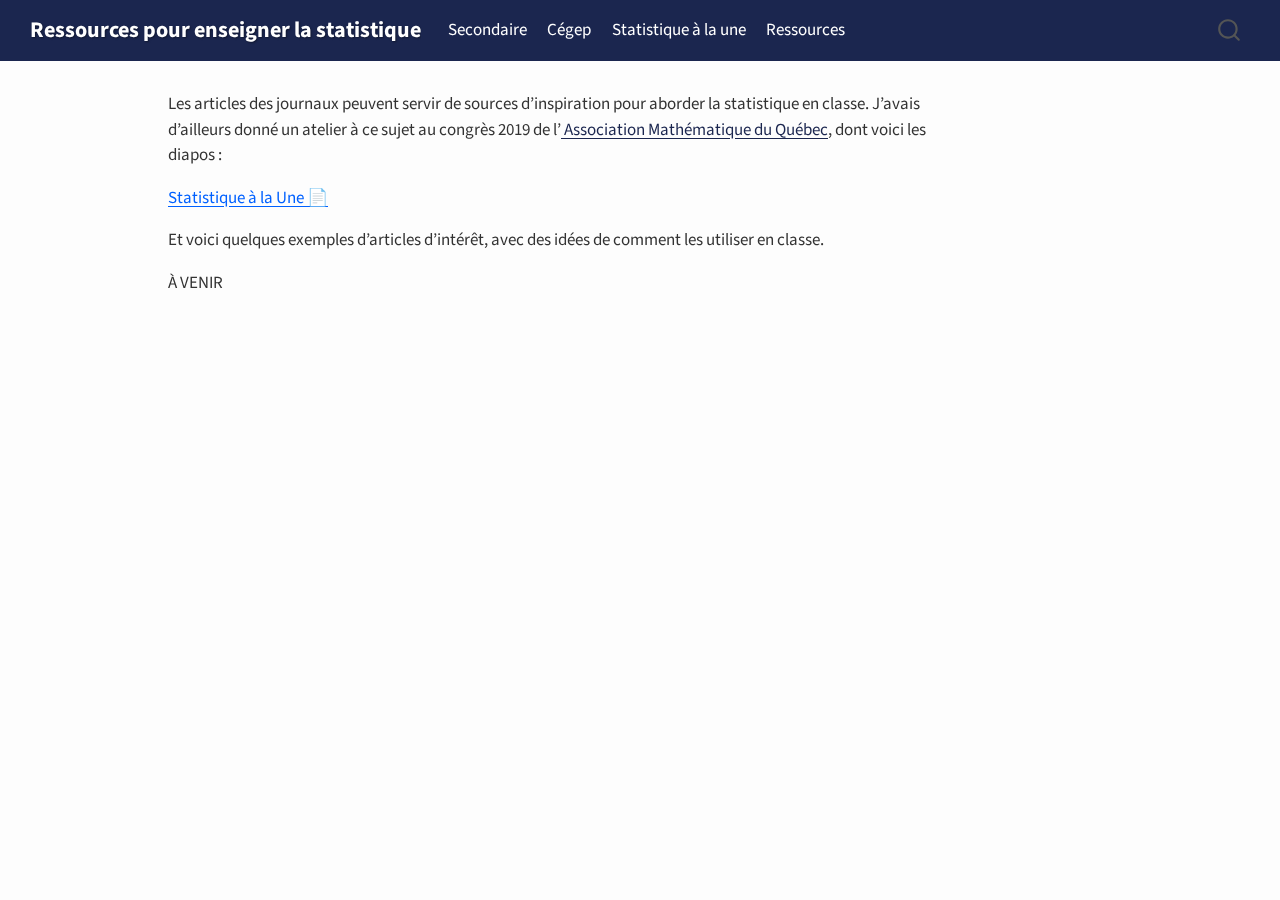
<file: docs/Nouvelles.html>
<!DOCTYPE html>
<html xmlns="http://www.w3.org/1999/xhtml" lang="en" xml:lang="en"><head>

<meta charset="utf-8">
<meta name="generator" content="quarto-1.5.57">

<meta name="viewport" content="width=device-width, initial-scale=1.0, user-scalable=yes">


<title>nouvelles – Ressources pour enseigner la statistique</title>
<style>
code{white-space: pre-wrap;}
span.smallcaps{font-variant: small-caps;}
div.columns{display: flex; gap: min(4vw, 1.5em);}
div.column{flex: auto; overflow-x: auto;}
div.hanging-indent{margin-left: 1.5em; text-indent: -1.5em;}
ul.task-list{list-style: none;}
ul.task-list li input[type="checkbox"] {
  width: 0.8em;
  margin: 0 0.8em 0.2em -1em; /* quarto-specific, see https://github.com/quarto-dev/quarto-cli/issues/4556 */ 
  vertical-align: middle;
}
</style>


<script src="site_libs/quarto-nav/quarto-nav.js"></script>
<script src="site_libs/quarto-nav/headroom.min.js"></script>
<script src="site_libs/clipboard/clipboard.min.js"></script>
<script src="site_libs/quarto-search/autocomplete.umd.js"></script>
<script src="site_libs/quarto-search/fuse.min.js"></script>
<script src="site_libs/quarto-search/quarto-search.js"></script>
<meta name="quarto:offset" content="./">
<script src="site_libs/quarto-html/quarto.js"></script>
<script src="site_libs/quarto-html/popper.min.js"></script>
<script src="site_libs/quarto-html/tippy.umd.min.js"></script>
<script src="site_libs/quarto-html/anchor.min.js"></script>
<link href="site_libs/quarto-html/tippy.css" rel="stylesheet">
<link href="site_libs/quarto-html/quarto-syntax-highlighting.css" rel="stylesheet" id="quarto-text-highlighting-styles">
<script src="site_libs/bootstrap/bootstrap.min.js"></script>
<link href="site_libs/bootstrap/bootstrap-icons.css" rel="stylesheet">
<link href="site_libs/bootstrap/bootstrap.min.css" rel="stylesheet" id="quarto-bootstrap" data-mode="light">
<script id="quarto-search-options" type="application/json">{
  "location": "navbar",
  "copy-button": false,
  "collapse-after": 3,
  "panel-placement": "end",
  "type": "overlay",
  "limit": 50,
  "keyboard-shortcut": [
    "f",
    "/",
    "s"
  ],
  "show-item-context": false,
  "language": {
    "search-no-results-text": "No results",
    "search-matching-documents-text": "matching documents",
    "search-copy-link-title": "Copy link to search",
    "search-hide-matches-text": "Hide additional matches",
    "search-more-match-text": "more match in this document",
    "search-more-matches-text": "more matches in this document",
    "search-clear-button-title": "Clear",
    "search-text-placeholder": "",
    "search-detached-cancel-button-title": "Cancel",
    "search-submit-button-title": "Submit",
    "search-label": "Search"
  }
}</script>


<link rel="stylesheet" href="styles.css">
</head>

<body class="nav-fixed">

<div id="quarto-search-results"></div>
  <header id="quarto-header" class="headroom fixed-top">
    <nav class="navbar navbar-expand-lg " data-bs-theme="dark">
      <div class="navbar-container container-fluid">
      <div class="navbar-brand-container mx-auto">
    <a class="navbar-brand" href="./index.html">
    <span class="navbar-title">Ressources pour enseigner la statistique</span>
    </a>
  </div>
            <div id="quarto-search" class="" title="Search"></div>
          <button class="navbar-toggler" type="button" data-bs-toggle="collapse" data-bs-target="#navbarCollapse" aria-controls="navbarCollapse" role="menu" aria-expanded="false" aria-label="Toggle navigation" onclick="if (window.quartoToggleHeadroom) { window.quartoToggleHeadroom(); }">
  <span class="navbar-toggler-icon"></span>
</button>
          <div class="collapse navbar-collapse" id="navbarCollapse">
            <ul class="navbar-nav navbar-nav-scroll me-auto">
  <li class="nav-item">
    <a class="nav-link" href="./Secondaire.html"> 
<span class="menu-text">Secondaire</span></a>
  </li>  
  <li class="nav-item">
    <a class="nav-link" href="./Cegep.html"> 
<span class="menu-text">Cégep</span></a>
  </li>  
  <li class="nav-item">
    <a class="nav-link active" href="./Nouvelles.html" aria-current="page"> 
<span class="menu-text">Statistique à la une</span></a>
  </li>  
  <li class="nav-item">
    <a class="nav-link" href="./Ressources.html"> 
<span class="menu-text">Ressources</span></a>
  </li>  
</ul>
          </div> <!-- /navcollapse -->
            <div class="quarto-navbar-tools">
</div>
      </div> <!-- /container-fluid -->
    </nav>
</header>
<!-- content -->
<div id="quarto-content" class="quarto-container page-columns page-rows-contents page-layout-article page-navbar">
<!-- sidebar -->
<!-- margin-sidebar -->
    <div id="quarto-margin-sidebar" class="sidebar margin-sidebar zindex-bottom">
        
    </div>
<!-- main -->
<main class="content" id="quarto-document-content">




<p>Les articles des journaux peuvent servir de sources d’inspiration pour aborder la statistique en classe. J’avais d’ailleurs donné un atelier à ce sujet au congrès 2019 de l’<a href="https://www.amq.math.ca/" target="_blank"> Association Mathématique du Québec</a>, dont voici les diapos :</p>
<p><a href="https://www.dropbox.com/scl/fi/jrp8iib3ug5d52w9p2k3k/Presentation-AMQ-2019.pdf?rlkey=zszwpk7pyjuxkw8desxq0rfhl&amp;st=ekxstian&amp;dl=0" class="dropbox" target="_blank">Statistique à la Une</a></p>
<p>Et voici quelques exemples d’articles d’intérêt, avec des idées de comment les utiliser en classe.</p>
<p>À VENIR</p>



<a onclick="window.scrollTo(0, 0); return false;" role="button" id="quarto-back-to-top"><i class="bi bi-arrow-up"></i> Back to top</a></main> <!-- /main -->
<script id="quarto-html-after-body" type="application/javascript">
window.document.addEventListener("DOMContentLoaded", function (event) {
  const toggleBodyColorMode = (bsSheetEl) => {
    const mode = bsSheetEl.getAttribute("data-mode");
    const bodyEl = window.document.querySelector("body");
    if (mode === "dark") {
      bodyEl.classList.add("quarto-dark");
      bodyEl.classList.remove("quarto-light");
    } else {
      bodyEl.classList.add("quarto-light");
      bodyEl.classList.remove("quarto-dark");
    }
  }
  const toggleBodyColorPrimary = () => {
    const bsSheetEl = window.document.querySelector("link#quarto-bootstrap");
    if (bsSheetEl) {
      toggleBodyColorMode(bsSheetEl);
    }
  }
  toggleBodyColorPrimary();  
  const icon = "";
  const anchorJS = new window.AnchorJS();
  anchorJS.options = {
    placement: 'right',
    icon: icon
  };
  anchorJS.add('.anchored');
  const isCodeAnnotation = (el) => {
    for (const clz of el.classList) {
      if (clz.startsWith('code-annotation-')) {                     
        return true;
      }
    }
    return false;
  }
  const onCopySuccess = function(e) {
    // button target
    const button = e.trigger;
    // don't keep focus
    button.blur();
    // flash "checked"
    button.classList.add('code-copy-button-checked');
    var currentTitle = button.getAttribute("title");
    button.setAttribute("title", "Copied!");
    let tooltip;
    if (window.bootstrap) {
      button.setAttribute("data-bs-toggle", "tooltip");
      button.setAttribute("data-bs-placement", "left");
      button.setAttribute("data-bs-title", "Copied!");
      tooltip = new bootstrap.Tooltip(button, 
        { trigger: "manual", 
          customClass: "code-copy-button-tooltip",
          offset: [0, -8]});
      tooltip.show();    
    }
    setTimeout(function() {
      if (tooltip) {
        tooltip.hide();
        button.removeAttribute("data-bs-title");
        button.removeAttribute("data-bs-toggle");
        button.removeAttribute("data-bs-placement");
      }
      button.setAttribute("title", currentTitle);
      button.classList.remove('code-copy-button-checked');
    }, 1000);
    // clear code selection
    e.clearSelection();
  }
  const getTextToCopy = function(trigger) {
      const codeEl = trigger.previousElementSibling.cloneNode(true);
      for (const childEl of codeEl.children) {
        if (isCodeAnnotation(childEl)) {
          childEl.remove();
        }
      }
      return codeEl.innerText;
  }
  const clipboard = new window.ClipboardJS('.code-copy-button:not([data-in-quarto-modal])', {
    text: getTextToCopy
  });
  clipboard.on('success', onCopySuccess);
  if (window.document.getElementById('quarto-embedded-source-code-modal')) {
    // For code content inside modals, clipBoardJS needs to be initialized with a container option
    // TODO: Check when it could be a function (https://github.com/zenorocha/clipboard.js/issues/860)
    const clipboardModal = new window.ClipboardJS('.code-copy-button[data-in-quarto-modal]', {
      text: getTextToCopy,
      container: window.document.getElementById('quarto-embedded-source-code-modal')
    });
    clipboardModal.on('success', onCopySuccess);
  }
    var localhostRegex = new RegExp(/^(?:http|https):\/\/localhost\:?[0-9]*\//);
    var mailtoRegex = new RegExp(/^mailto:/);
      var filterRegex = new RegExp('/' + window.location.host + '/');
    var isInternal = (href) => {
        return filterRegex.test(href) || localhostRegex.test(href) || mailtoRegex.test(href);
    }
    // Inspect non-navigation links and adorn them if external
 	var links = window.document.querySelectorAll('a[href]:not(.nav-link):not(.navbar-brand):not(.toc-action):not(.sidebar-link):not(.sidebar-item-toggle):not(.pagination-link):not(.no-external):not([aria-hidden]):not(.dropdown-item):not(.quarto-navigation-tool):not(.about-link)');
    for (var i=0; i<links.length; i++) {
      const link = links[i];
      if (!isInternal(link.href)) {
        // undo the damage that might have been done by quarto-nav.js in the case of
        // links that we want to consider external
        if (link.dataset.originalHref !== undefined) {
          link.href = link.dataset.originalHref;
        }
      }
    }
  function tippyHover(el, contentFn, onTriggerFn, onUntriggerFn) {
    const config = {
      allowHTML: true,
      maxWidth: 500,
      delay: 100,
      arrow: false,
      appendTo: function(el) {
          return el.parentElement;
      },
      interactive: true,
      interactiveBorder: 10,
      theme: 'quarto',
      placement: 'bottom-start',
    };
    if (contentFn) {
      config.content = contentFn;
    }
    if (onTriggerFn) {
      config.onTrigger = onTriggerFn;
    }
    if (onUntriggerFn) {
      config.onUntrigger = onUntriggerFn;
    }
    window.tippy(el, config); 
  }
  const noterefs = window.document.querySelectorAll('a[role="doc-noteref"]');
  for (var i=0; i<noterefs.length; i++) {
    const ref = noterefs[i];
    tippyHover(ref, function() {
      // use id or data attribute instead here
      let href = ref.getAttribute('data-footnote-href') || ref.getAttribute('href');
      try { href = new URL(href).hash; } catch {}
      const id = href.replace(/^#\/?/, "");
      const note = window.document.getElementById(id);
      if (note) {
        return note.innerHTML;
      } else {
        return "";
      }
    });
  }
  const xrefs = window.document.querySelectorAll('a.quarto-xref');
  const processXRef = (id, note) => {
    // Strip column container classes
    const stripColumnClz = (el) => {
      el.classList.remove("page-full", "page-columns");
      if (el.children) {
        for (const child of el.children) {
          stripColumnClz(child);
        }
      }
    }
    stripColumnClz(note)
    if (id === null || id.startsWith('sec-')) {
      // Special case sections, only their first couple elements
      const container = document.createElement("div");
      if (note.children && note.children.length > 2) {
        container.appendChild(note.children[0].cloneNode(true));
        for (let i = 1; i < note.children.length; i++) {
          const child = note.children[i];
          if (child.tagName === "P" && child.innerText === "") {
            continue;
          } else {
            container.appendChild(child.cloneNode(true));
            break;
          }
        }
        if (window.Quarto?.typesetMath) {
          window.Quarto.typesetMath(container);
        }
        return container.innerHTML
      } else {
        if (window.Quarto?.typesetMath) {
          window.Quarto.typesetMath(note);
        }
        return note.innerHTML;
      }
    } else {
      // Remove any anchor links if they are present
      const anchorLink = note.querySelector('a.anchorjs-link');
      if (anchorLink) {
        anchorLink.remove();
      }
      if (window.Quarto?.typesetMath) {
        window.Quarto.typesetMath(note);
      }
      // TODO in 1.5, we should make sure this works without a callout special case
      if (note.classList.contains("callout")) {
        return note.outerHTML;
      } else {
        return note.innerHTML;
      }
    }
  }
  for (var i=0; i<xrefs.length; i++) {
    const xref = xrefs[i];
    tippyHover(xref, undefined, function(instance) {
      instance.disable();
      let url = xref.getAttribute('href');
      let hash = undefined; 
      if (url.startsWith('#')) {
        hash = url;
      } else {
        try { hash = new URL(url).hash; } catch {}
      }
      if (hash) {
        const id = hash.replace(/^#\/?/, "");
        const note = window.document.getElementById(id);
        if (note !== null) {
          try {
            const html = processXRef(id, note.cloneNode(true));
            instance.setContent(html);
          } finally {
            instance.enable();
            instance.show();
          }
        } else {
          // See if we can fetch this
          fetch(url.split('#')[0])
          .then(res => res.text())
          .then(html => {
            const parser = new DOMParser();
            const htmlDoc = parser.parseFromString(html, "text/html");
            const note = htmlDoc.getElementById(id);
            if (note !== null) {
              const html = processXRef(id, note);
              instance.setContent(html);
            } 
          }).finally(() => {
            instance.enable();
            instance.show();
          });
        }
      } else {
        // See if we can fetch a full url (with no hash to target)
        // This is a special case and we should probably do some content thinning / targeting
        fetch(url)
        .then(res => res.text())
        .then(html => {
          const parser = new DOMParser();
          const htmlDoc = parser.parseFromString(html, "text/html");
          const note = htmlDoc.querySelector('main.content');
          if (note !== null) {
            // This should only happen for chapter cross references
            // (since there is no id in the URL)
            // remove the first header
            if (note.children.length > 0 && note.children[0].tagName === "HEADER") {
              note.children[0].remove();
            }
            const html = processXRef(null, note);
            instance.setContent(html);
          } 
        }).finally(() => {
          instance.enable();
          instance.show();
        });
      }
    }, function(instance) {
    });
  }
      let selectedAnnoteEl;
      const selectorForAnnotation = ( cell, annotation) => {
        let cellAttr = 'data-code-cell="' + cell + '"';
        let lineAttr = 'data-code-annotation="' +  annotation + '"';
        const selector = 'span[' + cellAttr + '][' + lineAttr + ']';
        return selector;
      }
      const selectCodeLines = (annoteEl) => {
        const doc = window.document;
        const targetCell = annoteEl.getAttribute("data-target-cell");
        const targetAnnotation = annoteEl.getAttribute("data-target-annotation");
        const annoteSpan = window.document.querySelector(selectorForAnnotation(targetCell, targetAnnotation));
        const lines = annoteSpan.getAttribute("data-code-lines").split(",");
        const lineIds = lines.map((line) => {
          return targetCell + "-" + line;
        })
        let top = null;
        let height = null;
        let parent = null;
        if (lineIds.length > 0) {
            //compute the position of the single el (top and bottom and make a div)
            const el = window.document.getElementById(lineIds[0]);
            top = el.offsetTop;
            height = el.offsetHeight;
            parent = el.parentElement.parentElement;
          if (lineIds.length > 1) {
            const lastEl = window.document.getElementById(lineIds[lineIds.length - 1]);
            const bottom = lastEl.offsetTop + lastEl.offsetHeight;
            height = bottom - top;
          }
          if (top !== null && height !== null && parent !== null) {
            // cook up a div (if necessary) and position it 
            let div = window.document.getElementById("code-annotation-line-highlight");
            if (div === null) {
              div = window.document.createElement("div");
              div.setAttribute("id", "code-annotation-line-highlight");
              div.style.position = 'absolute';
              parent.appendChild(div);
            }
            div.style.top = top - 2 + "px";
            div.style.height = height + 4 + "px";
            div.style.left = 0;
            let gutterDiv = window.document.getElementById("code-annotation-line-highlight-gutter");
            if (gutterDiv === null) {
              gutterDiv = window.document.createElement("div");
              gutterDiv.setAttribute("id", "code-annotation-line-highlight-gutter");
              gutterDiv.style.position = 'absolute';
              const codeCell = window.document.getElementById(targetCell);
              const gutter = codeCell.querySelector('.code-annotation-gutter');
              gutter.appendChild(gutterDiv);
            }
            gutterDiv.style.top = top - 2 + "px";
            gutterDiv.style.height = height + 4 + "px";
          }
          selectedAnnoteEl = annoteEl;
        }
      };
      const unselectCodeLines = () => {
        const elementsIds = ["code-annotation-line-highlight", "code-annotation-line-highlight-gutter"];
        elementsIds.forEach((elId) => {
          const div = window.document.getElementById(elId);
          if (div) {
            div.remove();
          }
        });
        selectedAnnoteEl = undefined;
      };
        // Handle positioning of the toggle
    window.addEventListener(
      "resize",
      throttle(() => {
        elRect = undefined;
        if (selectedAnnoteEl) {
          selectCodeLines(selectedAnnoteEl);
        }
      }, 10)
    );
    function throttle(fn, ms) {
    let throttle = false;
    let timer;
      return (...args) => {
        if(!throttle) { // first call gets through
            fn.apply(this, args);
            throttle = true;
        } else { // all the others get throttled
            if(timer) clearTimeout(timer); // cancel #2
            timer = setTimeout(() => {
              fn.apply(this, args);
              timer = throttle = false;
            }, ms);
        }
      };
    }
      // Attach click handler to the DT
      const annoteDls = window.document.querySelectorAll('dt[data-target-cell]');
      for (const annoteDlNode of annoteDls) {
        annoteDlNode.addEventListener('click', (event) => {
          const clickedEl = event.target;
          if (clickedEl !== selectedAnnoteEl) {
            unselectCodeLines();
            const activeEl = window.document.querySelector('dt[data-target-cell].code-annotation-active');
            if (activeEl) {
              activeEl.classList.remove('code-annotation-active');
            }
            selectCodeLines(clickedEl);
            clickedEl.classList.add('code-annotation-active');
          } else {
            // Unselect the line
            unselectCodeLines();
            clickedEl.classList.remove('code-annotation-active');
          }
        });
      }
  const findCites = (el) => {
    const parentEl = el.parentElement;
    if (parentEl) {
      const cites = parentEl.dataset.cites;
      if (cites) {
        return {
          el,
          cites: cites.split(' ')
        };
      } else {
        return findCites(el.parentElement)
      }
    } else {
      return undefined;
    }
  };
  var bibliorefs = window.document.querySelectorAll('a[role="doc-biblioref"]');
  for (var i=0; i<bibliorefs.length; i++) {
    const ref = bibliorefs[i];
    const citeInfo = findCites(ref);
    if (citeInfo) {
      tippyHover(citeInfo.el, function() {
        var popup = window.document.createElement('div');
        citeInfo.cites.forEach(function(cite) {
          var citeDiv = window.document.createElement('div');
          citeDiv.classList.add('hanging-indent');
          citeDiv.classList.add('csl-entry');
          var biblioDiv = window.document.getElementById('ref-' + cite);
          if (biblioDiv) {
            citeDiv.innerHTML = biblioDiv.innerHTML;
          }
          popup.appendChild(citeDiv);
        });
        return popup.innerHTML;
      });
    }
  }
});
</script>
</div> <!-- /content -->




</body></html>
</file>
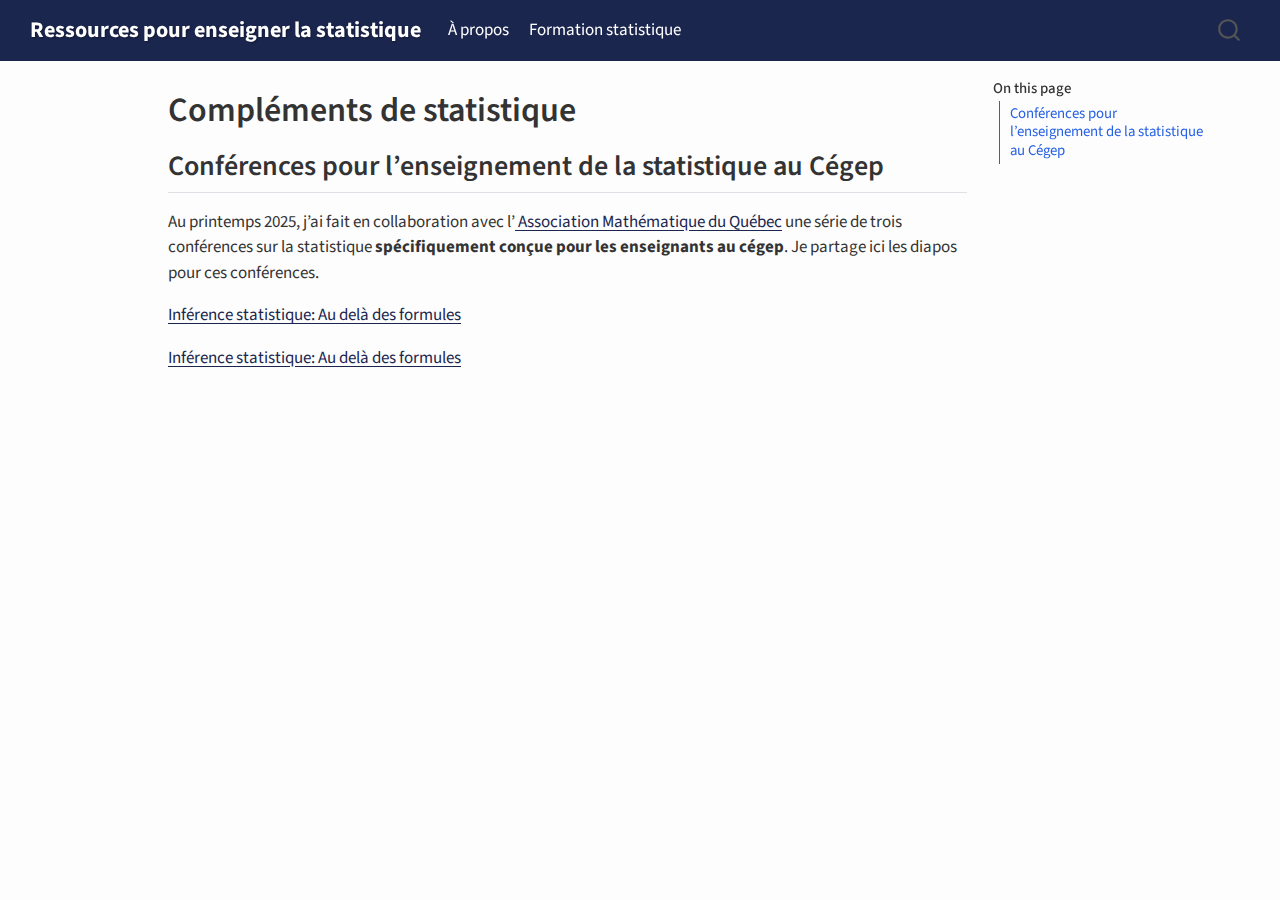
<file: docs/page1.html>
<!DOCTYPE html>
<html xmlns="http://www.w3.org/1999/xhtml" lang="en" xml:lang="en"><head>

<meta charset="utf-8">
<meta name="generator" content="quarto-1.5.57">

<meta name="viewport" content="width=device-width, initial-scale=1.0, user-scalable=yes">


<title>Compléments de statistique – Ressources pour enseigner la statistique</title>
<style>
code{white-space: pre-wrap;}
span.smallcaps{font-variant: small-caps;}
div.columns{display: flex; gap: min(4vw, 1.5em);}
div.column{flex: auto; overflow-x: auto;}
div.hanging-indent{margin-left: 1.5em; text-indent: -1.5em;}
ul.task-list{list-style: none;}
ul.task-list li input[type="checkbox"] {
  width: 0.8em;
  margin: 0 0.8em 0.2em -1em; /* quarto-specific, see https://github.com/quarto-dev/quarto-cli/issues/4556 */ 
  vertical-align: middle;
}
</style>


<script src="site_libs/quarto-nav/quarto-nav.js"></script>
<script src="site_libs/quarto-nav/headroom.min.js"></script>
<script src="site_libs/clipboard/clipboard.min.js"></script>
<script src="site_libs/quarto-search/autocomplete.umd.js"></script>
<script src="site_libs/quarto-search/fuse.min.js"></script>
<script src="site_libs/quarto-search/quarto-search.js"></script>
<meta name="quarto:offset" content="./">
<script src="site_libs/quarto-html/quarto.js"></script>
<script src="site_libs/quarto-html/popper.min.js"></script>
<script src="site_libs/quarto-html/tippy.umd.min.js"></script>
<script src="site_libs/quarto-html/anchor.min.js"></script>
<link href="site_libs/quarto-html/tippy.css" rel="stylesheet">
<link href="site_libs/quarto-html/quarto-syntax-highlighting.css" rel="stylesheet" id="quarto-text-highlighting-styles">
<script src="site_libs/bootstrap/bootstrap.min.js"></script>
<link href="site_libs/bootstrap/bootstrap-icons.css" rel="stylesheet">
<link href="site_libs/bootstrap/bootstrap.min.css" rel="stylesheet" id="quarto-bootstrap" data-mode="light">
<script id="quarto-search-options" type="application/json">{
  "location": "navbar",
  "copy-button": false,
  "collapse-after": 3,
  "panel-placement": "end",
  "type": "overlay",
  "limit": 50,
  "keyboard-shortcut": [
    "f",
    "/",
    "s"
  ],
  "show-item-context": false,
  "language": {
    "search-no-results-text": "No results",
    "search-matching-documents-text": "matching documents",
    "search-copy-link-title": "Copy link to search",
    "search-hide-matches-text": "Hide additional matches",
    "search-more-match-text": "more match in this document",
    "search-more-matches-text": "more matches in this document",
    "search-clear-button-title": "Clear",
    "search-text-placeholder": "",
    "search-detached-cancel-button-title": "Cancel",
    "search-submit-button-title": "Submit",
    "search-label": "Search"
  }
}</script>


<link rel="stylesheet" href="styles.css">
</head>

<body class="nav-fixed">

<div id="quarto-search-results"></div>
  <header id="quarto-header" class="headroom fixed-top">
    <nav class="navbar navbar-expand-lg " data-bs-theme="dark">
      <div class="navbar-container container-fluid">
      <div class="navbar-brand-container mx-auto">
    <a class="navbar-brand" href="./index.html">
    <span class="navbar-title">Ressources pour enseigner la statistique</span>
    </a>
  </div>
            <div id="quarto-search" class="" title="Search"></div>
          <button class="navbar-toggler" type="button" data-bs-toggle="collapse" data-bs-target="#navbarCollapse" aria-controls="navbarCollapse" role="menu" aria-expanded="false" aria-label="Toggle navigation" onclick="if (window.quartoToggleHeadroom) { window.quartoToggleHeadroom(); }">
  <span class="navbar-toggler-icon"></span>
</button>
          <div class="collapse navbar-collapse" id="navbarCollapse">
            <ul class="navbar-nav navbar-nav-scroll me-auto">
  <li class="nav-item">
    <a class="nav-link" href="./about.html"> 
<span class="menu-text">À propos</span></a>
  </li>  
  <li class="nav-item">
    <a class="nav-link active" href="./page1.html" aria-current="page"> 
<span class="menu-text">Formation statistique</span></a>
  </li>  
</ul>
          </div> <!-- /navcollapse -->
            <div class="quarto-navbar-tools">
</div>
      </div> <!-- /container-fluid -->
    </nav>
</header>
<!-- content -->
<div id="quarto-content" class="quarto-container page-columns page-rows-contents page-layout-article page-navbar">
<!-- sidebar -->
<!-- margin-sidebar -->
    <div id="quarto-margin-sidebar" class="sidebar margin-sidebar">
        <nav id="TOC" role="doc-toc" class="toc-active">
    <h2 id="toc-title">On this page</h2>
   
  <ul>
  <li><a href="#conférences-pour-lenseignement-de-la-statistique-au-cégep" id="toc-conférences-pour-lenseignement-de-la-statistique-au-cégep" class="nav-link active" data-scroll-target="#conférences-pour-lenseignement-de-la-statistique-au-cégep">Conférences pour l’enseignement de la statistique au Cégep</a></li>
  </ul>
</nav>
    </div>
<!-- main -->
<main class="content" id="quarto-document-content">

<header id="title-block-header" class="quarto-title-block default">
<div class="quarto-title">
<h1 class="title">Compléments de statistique</h1>
</div>



<div class="quarto-title-meta">

    
  
    
  </div>
  


</header>


<section id="conférences-pour-lenseignement-de-la-statistique-au-cégep" class="level2">
<h2 class="anchored" data-anchor-id="conférences-pour-lenseignement-de-la-statistique-au-cégep">Conférences pour l’enseignement de la statistique au Cégep</h2>
<p>Au printemps 2025, j’ai fait en collaboration avec l’<a href="https://www.amq.math.ca/" target="_blank"> Association Mathématique du Québec</a> une série de trois conférences sur la statistique <strong>spécifiquement conçue pour les enseignants au cégep</strong>. Je partage ici les diapos pour ces conférences.</p>
<p><a href="https://www.dropbox.com/scl/fi/ocsfzynabvdm5lz6rvmt8/Conf1-Inf-rence-au-del-des-formules.pdf?rlkey=buth6mekuj56xk8gv6cbpdyr7&amp;dl=0">Inférence statistique: Au delà des formules</a></p>
<p><a href="https://www.dropbox.com/scl/fi/ocsfzynabvdm5lz6rvmt8/Conf1-Inf-rence-au-del-des-formules.pdf?rlkey=buth6mekuj56xk8gv6cbpdyr7&amp;dl=0" target="_blank"> Inférence statistique: Au delà des formules</a></p>


</section>

<a onclick="window.scrollTo(0, 0); return false;" role="button" id="quarto-back-to-top"><i class="bi bi-arrow-up"></i> Back to top</a></main> <!-- /main -->
<script id="quarto-html-after-body" type="application/javascript">
window.document.addEventListener("DOMContentLoaded", function (event) {
  const toggleBodyColorMode = (bsSheetEl) => {
    const mode = bsSheetEl.getAttribute("data-mode");
    const bodyEl = window.document.querySelector("body");
    if (mode === "dark") {
      bodyEl.classList.add("quarto-dark");
      bodyEl.classList.remove("quarto-light");
    } else {
      bodyEl.classList.add("quarto-light");
      bodyEl.classList.remove("quarto-dark");
    }
  }
  const toggleBodyColorPrimary = () => {
    const bsSheetEl = window.document.querySelector("link#quarto-bootstrap");
    if (bsSheetEl) {
      toggleBodyColorMode(bsSheetEl);
    }
  }
  toggleBodyColorPrimary();  
  const icon = "";
  const anchorJS = new window.AnchorJS();
  anchorJS.options = {
    placement: 'right',
    icon: icon
  };
  anchorJS.add('.anchored');
  const isCodeAnnotation = (el) => {
    for (const clz of el.classList) {
      if (clz.startsWith('code-annotation-')) {                     
        return true;
      }
    }
    return false;
  }
  const onCopySuccess = function(e) {
    // button target
    const button = e.trigger;
    // don't keep focus
    button.blur();
    // flash "checked"
    button.classList.add('code-copy-button-checked');
    var currentTitle = button.getAttribute("title");
    button.setAttribute("title", "Copied!");
    let tooltip;
    if (window.bootstrap) {
      button.setAttribute("data-bs-toggle", "tooltip");
      button.setAttribute("data-bs-placement", "left");
      button.setAttribute("data-bs-title", "Copied!");
      tooltip = new bootstrap.Tooltip(button, 
        { trigger: "manual", 
          customClass: "code-copy-button-tooltip",
          offset: [0, -8]});
      tooltip.show();    
    }
    setTimeout(function() {
      if (tooltip) {
        tooltip.hide();
        button.removeAttribute("data-bs-title");
        button.removeAttribute("data-bs-toggle");
        button.removeAttribute("data-bs-placement");
      }
      button.setAttribute("title", currentTitle);
      button.classList.remove('code-copy-button-checked');
    }, 1000);
    // clear code selection
    e.clearSelection();
  }
  const getTextToCopy = function(trigger) {
      const codeEl = trigger.previousElementSibling.cloneNode(true);
      for (const childEl of codeEl.children) {
        if (isCodeAnnotation(childEl)) {
          childEl.remove();
        }
      }
      return codeEl.innerText;
  }
  const clipboard = new window.ClipboardJS('.code-copy-button:not([data-in-quarto-modal])', {
    text: getTextToCopy
  });
  clipboard.on('success', onCopySuccess);
  if (window.document.getElementById('quarto-embedded-source-code-modal')) {
    // For code content inside modals, clipBoardJS needs to be initialized with a container option
    // TODO: Check when it could be a function (https://github.com/zenorocha/clipboard.js/issues/860)
    const clipboardModal = new window.ClipboardJS('.code-copy-button[data-in-quarto-modal]', {
      text: getTextToCopy,
      container: window.document.getElementById('quarto-embedded-source-code-modal')
    });
    clipboardModal.on('success', onCopySuccess);
  }
    var localhostRegex = new RegExp(/^(?:http|https):\/\/localhost\:?[0-9]*\//);
    var mailtoRegex = new RegExp(/^mailto:/);
      var filterRegex = new RegExp('/' + window.location.host + '/');
    var isInternal = (href) => {
        return filterRegex.test(href) || localhostRegex.test(href) || mailtoRegex.test(href);
    }
    // Inspect non-navigation links and adorn them if external
 	var links = window.document.querySelectorAll('a[href]:not(.nav-link):not(.navbar-brand):not(.toc-action):not(.sidebar-link):not(.sidebar-item-toggle):not(.pagination-link):not(.no-external):not([aria-hidden]):not(.dropdown-item):not(.quarto-navigation-tool):not(.about-link)');
    for (var i=0; i<links.length; i++) {
      const link = links[i];
      if (!isInternal(link.href)) {
        // undo the damage that might have been done by quarto-nav.js in the case of
        // links that we want to consider external
        if (link.dataset.originalHref !== undefined) {
          link.href = link.dataset.originalHref;
        }
      }
    }
  function tippyHover(el, contentFn, onTriggerFn, onUntriggerFn) {
    const config = {
      allowHTML: true,
      maxWidth: 500,
      delay: 100,
      arrow: false,
      appendTo: function(el) {
          return el.parentElement;
      },
      interactive: true,
      interactiveBorder: 10,
      theme: 'quarto',
      placement: 'bottom-start',
    };
    if (contentFn) {
      config.content = contentFn;
    }
    if (onTriggerFn) {
      config.onTrigger = onTriggerFn;
    }
    if (onUntriggerFn) {
      config.onUntrigger = onUntriggerFn;
    }
    window.tippy(el, config); 
  }
  const noterefs = window.document.querySelectorAll('a[role="doc-noteref"]');
  for (var i=0; i<noterefs.length; i++) {
    const ref = noterefs[i];
    tippyHover(ref, function() {
      // use id or data attribute instead here
      let href = ref.getAttribute('data-footnote-href') || ref.getAttribute('href');
      try { href = new URL(href).hash; } catch {}
      const id = href.replace(/^#\/?/, "");
      const note = window.document.getElementById(id);
      if (note) {
        return note.innerHTML;
      } else {
        return "";
      }
    });
  }
  const xrefs = window.document.querySelectorAll('a.quarto-xref');
  const processXRef = (id, note) => {
    // Strip column container classes
    const stripColumnClz = (el) => {
      el.classList.remove("page-full", "page-columns");
      if (el.children) {
        for (const child of el.children) {
          stripColumnClz(child);
        }
      }
    }
    stripColumnClz(note)
    if (id === null || id.startsWith('sec-')) {
      // Special case sections, only their first couple elements
      const container = document.createElement("div");
      if (note.children && note.children.length > 2) {
        container.appendChild(note.children[0].cloneNode(true));
        for (let i = 1; i < note.children.length; i++) {
          const child = note.children[i];
          if (child.tagName === "P" && child.innerText === "") {
            continue;
          } else {
            container.appendChild(child.cloneNode(true));
            break;
          }
        }
        if (window.Quarto?.typesetMath) {
          window.Quarto.typesetMath(container);
        }
        return container.innerHTML
      } else {
        if (window.Quarto?.typesetMath) {
          window.Quarto.typesetMath(note);
        }
        return note.innerHTML;
      }
    } else {
      // Remove any anchor links if they are present
      const anchorLink = note.querySelector('a.anchorjs-link');
      if (anchorLink) {
        anchorLink.remove();
      }
      if (window.Quarto?.typesetMath) {
        window.Quarto.typesetMath(note);
      }
      // TODO in 1.5, we should make sure this works without a callout special case
      if (note.classList.contains("callout")) {
        return note.outerHTML;
      } else {
        return note.innerHTML;
      }
    }
  }
  for (var i=0; i<xrefs.length; i++) {
    const xref = xrefs[i];
    tippyHover(xref, undefined, function(instance) {
      instance.disable();
      let url = xref.getAttribute('href');
      let hash = undefined; 
      if (url.startsWith('#')) {
        hash = url;
      } else {
        try { hash = new URL(url).hash; } catch {}
      }
      if (hash) {
        const id = hash.replace(/^#\/?/, "");
        const note = window.document.getElementById(id);
        if (note !== null) {
          try {
            const html = processXRef(id, note.cloneNode(true));
            instance.setContent(html);
          } finally {
            instance.enable();
            instance.show();
          }
        } else {
          // See if we can fetch this
          fetch(url.split('#')[0])
          .then(res => res.text())
          .then(html => {
            const parser = new DOMParser();
            const htmlDoc = parser.parseFromString(html, "text/html");
            const note = htmlDoc.getElementById(id);
            if (note !== null) {
              const html = processXRef(id, note);
              instance.setContent(html);
            } 
          }).finally(() => {
            instance.enable();
            instance.show();
          });
        }
      } else {
        // See if we can fetch a full url (with no hash to target)
        // This is a special case and we should probably do some content thinning / targeting
        fetch(url)
        .then(res => res.text())
        .then(html => {
          const parser = new DOMParser();
          const htmlDoc = parser.parseFromString(html, "text/html");
          const note = htmlDoc.querySelector('main.content');
          if (note !== null) {
            // This should only happen for chapter cross references
            // (since there is no id in the URL)
            // remove the first header
            if (note.children.length > 0 && note.children[0].tagName === "HEADER") {
              note.children[0].remove();
            }
            const html = processXRef(null, note);
            instance.setContent(html);
          } 
        }).finally(() => {
          instance.enable();
          instance.show();
        });
      }
    }, function(instance) {
    });
  }
      let selectedAnnoteEl;
      const selectorForAnnotation = ( cell, annotation) => {
        let cellAttr = 'data-code-cell="' + cell + '"';
        let lineAttr = 'data-code-annotation="' +  annotation + '"';
        const selector = 'span[' + cellAttr + '][' + lineAttr + ']';
        return selector;
      }
      const selectCodeLines = (annoteEl) => {
        const doc = window.document;
        const targetCell = annoteEl.getAttribute("data-target-cell");
        const targetAnnotation = annoteEl.getAttribute("data-target-annotation");
        const annoteSpan = window.document.querySelector(selectorForAnnotation(targetCell, targetAnnotation));
        const lines = annoteSpan.getAttribute("data-code-lines").split(",");
        const lineIds = lines.map((line) => {
          return targetCell + "-" + line;
        })
        let top = null;
        let height = null;
        let parent = null;
        if (lineIds.length > 0) {
            //compute the position of the single el (top and bottom and make a div)
            const el = window.document.getElementById(lineIds[0]);
            top = el.offsetTop;
            height = el.offsetHeight;
            parent = el.parentElement.parentElement;
          if (lineIds.length > 1) {
            const lastEl = window.document.getElementById(lineIds[lineIds.length - 1]);
            const bottom = lastEl.offsetTop + lastEl.offsetHeight;
            height = bottom - top;
          }
          if (top !== null && height !== null && parent !== null) {
            // cook up a div (if necessary) and position it 
            let div = window.document.getElementById("code-annotation-line-highlight");
            if (div === null) {
              div = window.document.createElement("div");
              div.setAttribute("id", "code-annotation-line-highlight");
              div.style.position = 'absolute';
              parent.appendChild(div);
            }
            div.style.top = top - 2 + "px";
            div.style.height = height + 4 + "px";
            div.style.left = 0;
            let gutterDiv = window.document.getElementById("code-annotation-line-highlight-gutter");
            if (gutterDiv === null) {
              gutterDiv = window.document.createElement("div");
              gutterDiv.setAttribute("id", "code-annotation-line-highlight-gutter");
              gutterDiv.style.position = 'absolute';
              const codeCell = window.document.getElementById(targetCell);
              const gutter = codeCell.querySelector('.code-annotation-gutter');
              gutter.appendChild(gutterDiv);
            }
            gutterDiv.style.top = top - 2 + "px";
            gutterDiv.style.height = height + 4 + "px";
          }
          selectedAnnoteEl = annoteEl;
        }
      };
      const unselectCodeLines = () => {
        const elementsIds = ["code-annotation-line-highlight", "code-annotation-line-highlight-gutter"];
        elementsIds.forEach((elId) => {
          const div = window.document.getElementById(elId);
          if (div) {
            div.remove();
          }
        });
        selectedAnnoteEl = undefined;
      };
        // Handle positioning of the toggle
    window.addEventListener(
      "resize",
      throttle(() => {
        elRect = undefined;
        if (selectedAnnoteEl) {
          selectCodeLines(selectedAnnoteEl);
        }
      }, 10)
    );
    function throttle(fn, ms) {
    let throttle = false;
    let timer;
      return (...args) => {
        if(!throttle) { // first call gets through
            fn.apply(this, args);
            throttle = true;
        } else { // all the others get throttled
            if(timer) clearTimeout(timer); // cancel #2
            timer = setTimeout(() => {
              fn.apply(this, args);
              timer = throttle = false;
            }, ms);
        }
      };
    }
      // Attach click handler to the DT
      const annoteDls = window.document.querySelectorAll('dt[data-target-cell]');
      for (const annoteDlNode of annoteDls) {
        annoteDlNode.addEventListener('click', (event) => {
          const clickedEl = event.target;
          if (clickedEl !== selectedAnnoteEl) {
            unselectCodeLines();
            const activeEl = window.document.querySelector('dt[data-target-cell].code-annotation-active');
            if (activeEl) {
              activeEl.classList.remove('code-annotation-active');
            }
            selectCodeLines(clickedEl);
            clickedEl.classList.add('code-annotation-active');
          } else {
            // Unselect the line
            unselectCodeLines();
            clickedEl.classList.remove('code-annotation-active');
          }
        });
      }
  const findCites = (el) => {
    const parentEl = el.parentElement;
    if (parentEl) {
      const cites = parentEl.dataset.cites;
      if (cites) {
        return {
          el,
          cites: cites.split(' ')
        };
      } else {
        return findCites(el.parentElement)
      }
    } else {
      return undefined;
    }
  };
  var bibliorefs = window.document.querySelectorAll('a[role="doc-biblioref"]');
  for (var i=0; i<bibliorefs.length; i++) {
    const ref = bibliorefs[i];
    const citeInfo = findCites(ref);
    if (citeInfo) {
      tippyHover(citeInfo.el, function() {
        var popup = window.document.createElement('div');
        citeInfo.cites.forEach(function(cite) {
          var citeDiv = window.document.createElement('div');
          citeDiv.classList.add('hanging-indent');
          citeDiv.classList.add('csl-entry');
          var biblioDiv = window.document.getElementById('ref-' + cite);
          if (biblioDiv) {
            citeDiv.innerHTML = biblioDiv.innerHTML;
          }
          popup.appendChild(citeDiv);
        });
        return popup.innerHTML;
      });
    }
  }
});
</script>
</div> <!-- /content -->




</body></html>
</file>
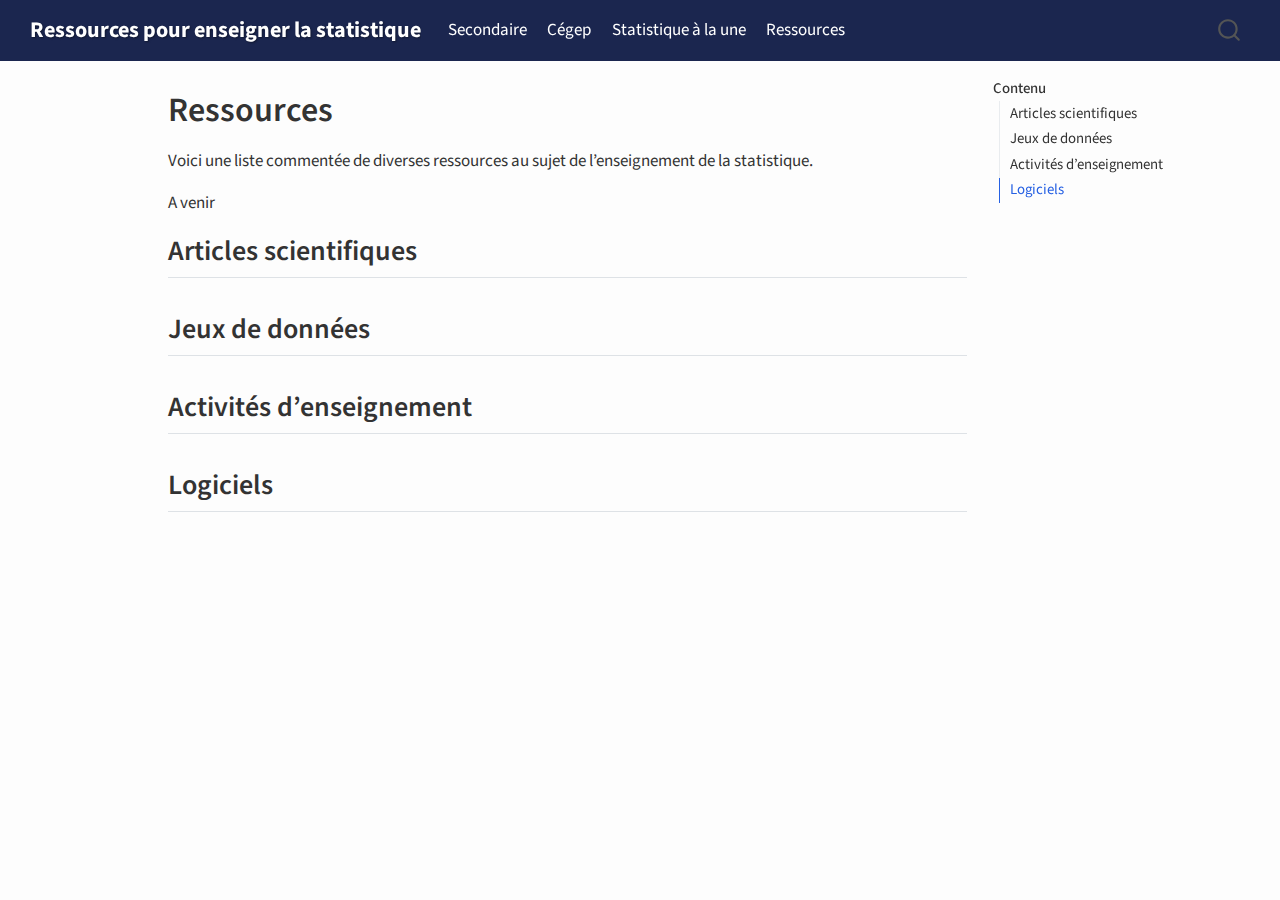
<file: docs/Ressources.html>
<!DOCTYPE html>
<html xmlns="http://www.w3.org/1999/xhtml" lang="en" xml:lang="en"><head>

<meta charset="utf-8">
<meta name="generator" content="quarto-1.5.57">

<meta name="viewport" content="width=device-width, initial-scale=1.0, user-scalable=yes">


<title>Ressources – Ressources pour enseigner la statistique</title>
<style>
code{white-space: pre-wrap;}
span.smallcaps{font-variant: small-caps;}
div.columns{display: flex; gap: min(4vw, 1.5em);}
div.column{flex: auto; overflow-x: auto;}
div.hanging-indent{margin-left: 1.5em; text-indent: -1.5em;}
ul.task-list{list-style: none;}
ul.task-list li input[type="checkbox"] {
  width: 0.8em;
  margin: 0 0.8em 0.2em -1em; /* quarto-specific, see https://github.com/quarto-dev/quarto-cli/issues/4556 */ 
  vertical-align: middle;
}
</style>


<script src="site_libs/quarto-nav/quarto-nav.js"></script>
<script src="site_libs/quarto-nav/headroom.min.js"></script>
<script src="site_libs/clipboard/clipboard.min.js"></script>
<script src="site_libs/quarto-search/autocomplete.umd.js"></script>
<script src="site_libs/quarto-search/fuse.min.js"></script>
<script src="site_libs/quarto-search/quarto-search.js"></script>
<meta name="quarto:offset" content="./">
<script src="site_libs/quarto-html/quarto.js"></script>
<script src="site_libs/quarto-html/popper.min.js"></script>
<script src="site_libs/quarto-html/tippy.umd.min.js"></script>
<script src="site_libs/quarto-html/anchor.min.js"></script>
<link href="site_libs/quarto-html/tippy.css" rel="stylesheet">
<link href="site_libs/quarto-html/quarto-syntax-highlighting.css" rel="stylesheet" id="quarto-text-highlighting-styles">
<script src="site_libs/bootstrap/bootstrap.min.js"></script>
<link href="site_libs/bootstrap/bootstrap-icons.css" rel="stylesheet">
<link href="site_libs/bootstrap/bootstrap.min.css" rel="stylesheet" id="quarto-bootstrap" data-mode="light">
<script id="quarto-search-options" type="application/json">{
  "location": "navbar",
  "copy-button": false,
  "collapse-after": 3,
  "panel-placement": "end",
  "type": "overlay",
  "limit": 50,
  "keyboard-shortcut": [
    "f",
    "/",
    "s"
  ],
  "show-item-context": false,
  "language": {
    "search-no-results-text": "No results",
    "search-matching-documents-text": "matching documents",
    "search-copy-link-title": "Copy link to search",
    "search-hide-matches-text": "Hide additional matches",
    "search-more-match-text": "more match in this document",
    "search-more-matches-text": "more matches in this document",
    "search-clear-button-title": "Clear",
    "search-text-placeholder": "",
    "search-detached-cancel-button-title": "Cancel",
    "search-submit-button-title": "Submit",
    "search-label": "Search"
  }
}</script>


<link rel="stylesheet" href="styles.css">
</head>

<body class="nav-fixed">

<div id="quarto-search-results"></div>
  <header id="quarto-header" class="headroom fixed-top">
    <nav class="navbar navbar-expand-lg " data-bs-theme="dark">
      <div class="navbar-container container-fluid">
      <div class="navbar-brand-container mx-auto">
    <a class="navbar-brand" href="./index.html">
    <span class="navbar-title">Ressources pour enseigner la statistique</span>
    </a>
  </div>
            <div id="quarto-search" class="" title="Search"></div>
          <button class="navbar-toggler" type="button" data-bs-toggle="collapse" data-bs-target="#navbarCollapse" aria-controls="navbarCollapse" role="menu" aria-expanded="false" aria-label="Toggle navigation" onclick="if (window.quartoToggleHeadroom) { window.quartoToggleHeadroom(); }">
  <span class="navbar-toggler-icon"></span>
</button>
          <div class="collapse navbar-collapse" id="navbarCollapse">
            <ul class="navbar-nav navbar-nav-scroll me-auto">
  <li class="nav-item">
    <a class="nav-link" href="./Secondaire.html"> 
<span class="menu-text">Secondaire</span></a>
  </li>  
  <li class="nav-item">
    <a class="nav-link" href="./Cegep.html"> 
<span class="menu-text">Cégep</span></a>
  </li>  
  <li class="nav-item">
    <a class="nav-link" href="./Nouvelles.html"> 
<span class="menu-text">Statistique à la une</span></a>
  </li>  
  <li class="nav-item">
    <a class="nav-link active" href="./Ressources.html" aria-current="page"> 
<span class="menu-text">Ressources</span></a>
  </li>  
</ul>
          </div> <!-- /navcollapse -->
            <div class="quarto-navbar-tools">
</div>
      </div> <!-- /container-fluid -->
    </nav>
</header>
<!-- content -->
<div id="quarto-content" class="quarto-container page-columns page-rows-contents page-layout-article page-navbar">
<!-- sidebar -->
<!-- margin-sidebar -->
    <div id="quarto-margin-sidebar" class="sidebar margin-sidebar">
        <nav id="TOC" role="doc-toc" class="toc-active">
    <h2 id="toc-title">Contenu</h2>
   
  <ul>
  <li><a href="#articles-scientifiques" id="toc-articles-scientifiques" class="nav-link active" data-scroll-target="#articles-scientifiques">Articles scientifiques</a></li>
  <li><a href="#jeux-de-données" id="toc-jeux-de-données" class="nav-link" data-scroll-target="#jeux-de-données">Jeux de données</a></li>
  <li><a href="#activités-denseignement" id="toc-activités-denseignement" class="nav-link" data-scroll-target="#activités-denseignement">Activités d’enseignement</a></li>
  <li><a href="#logiciels" id="toc-logiciels" class="nav-link" data-scroll-target="#logiciels">Logiciels</a></li>
  </ul>
</nav>
    </div>
<!-- main -->
<main class="content" id="quarto-document-content">

<header id="title-block-header" class="quarto-title-block default">
<div class="quarto-title">
<h1 class="title">Ressources</h1>
</div>



<div class="quarto-title-meta">

    
  
    
  </div>
  


</header>


<p>Voici une liste commentée de diverses ressources au sujet de l’enseignement de la statistique.</p>
<p>A venir</p>
<section id="articles-scientifiques" class="level2">
<h2 class="anchored" data-anchor-id="articles-scientifiques">Articles scientifiques</h2>
</section>
<section id="jeux-de-données" class="level2">
<h2 class="anchored" data-anchor-id="jeux-de-données">Jeux de données</h2>
</section>
<section id="activités-denseignement" class="level2">
<h2 class="anchored" data-anchor-id="activités-denseignement">Activités d’enseignement</h2>
</section>
<section id="logiciels" class="level2">
<h2 class="anchored" data-anchor-id="logiciels">Logiciels</h2>


</section>

<a onclick="window.scrollTo(0, 0); return false;" role="button" id="quarto-back-to-top"><i class="bi bi-arrow-up"></i> Back to top</a></main> <!-- /main -->
<script id="quarto-html-after-body" type="application/javascript">
window.document.addEventListener("DOMContentLoaded", function (event) {
  const toggleBodyColorMode = (bsSheetEl) => {
    const mode = bsSheetEl.getAttribute("data-mode");
    const bodyEl = window.document.querySelector("body");
    if (mode === "dark") {
      bodyEl.classList.add("quarto-dark");
      bodyEl.classList.remove("quarto-light");
    } else {
      bodyEl.classList.add("quarto-light");
      bodyEl.classList.remove("quarto-dark");
    }
  }
  const toggleBodyColorPrimary = () => {
    const bsSheetEl = window.document.querySelector("link#quarto-bootstrap");
    if (bsSheetEl) {
      toggleBodyColorMode(bsSheetEl);
    }
  }
  toggleBodyColorPrimary();  
  const icon = "";
  const anchorJS = new window.AnchorJS();
  anchorJS.options = {
    placement: 'right',
    icon: icon
  };
  anchorJS.add('.anchored');
  const isCodeAnnotation = (el) => {
    for (const clz of el.classList) {
      if (clz.startsWith('code-annotation-')) {                     
        return true;
      }
    }
    return false;
  }
  const onCopySuccess = function(e) {
    // button target
    const button = e.trigger;
    // don't keep focus
    button.blur();
    // flash "checked"
    button.classList.add('code-copy-button-checked');
    var currentTitle = button.getAttribute("title");
    button.setAttribute("title", "Copied!");
    let tooltip;
    if (window.bootstrap) {
      button.setAttribute("data-bs-toggle", "tooltip");
      button.setAttribute("data-bs-placement", "left");
      button.setAttribute("data-bs-title", "Copied!");
      tooltip = new bootstrap.Tooltip(button, 
        { trigger: "manual", 
          customClass: "code-copy-button-tooltip",
          offset: [0, -8]});
      tooltip.show();    
    }
    setTimeout(function() {
      if (tooltip) {
        tooltip.hide();
        button.removeAttribute("data-bs-title");
        button.removeAttribute("data-bs-toggle");
        button.removeAttribute("data-bs-placement");
      }
      button.setAttribute("title", currentTitle);
      button.classList.remove('code-copy-button-checked');
    }, 1000);
    // clear code selection
    e.clearSelection();
  }
  const getTextToCopy = function(trigger) {
      const codeEl = trigger.previousElementSibling.cloneNode(true);
      for (const childEl of codeEl.children) {
        if (isCodeAnnotation(childEl)) {
          childEl.remove();
        }
      }
      return codeEl.innerText;
  }
  const clipboard = new window.ClipboardJS('.code-copy-button:not([data-in-quarto-modal])', {
    text: getTextToCopy
  });
  clipboard.on('success', onCopySuccess);
  if (window.document.getElementById('quarto-embedded-source-code-modal')) {
    // For code content inside modals, clipBoardJS needs to be initialized with a container option
    // TODO: Check when it could be a function (https://github.com/zenorocha/clipboard.js/issues/860)
    const clipboardModal = new window.ClipboardJS('.code-copy-button[data-in-quarto-modal]', {
      text: getTextToCopy,
      container: window.document.getElementById('quarto-embedded-source-code-modal')
    });
    clipboardModal.on('success', onCopySuccess);
  }
    var localhostRegex = new RegExp(/^(?:http|https):\/\/localhost\:?[0-9]*\//);
    var mailtoRegex = new RegExp(/^mailto:/);
      var filterRegex = new RegExp('/' + window.location.host + '/');
    var isInternal = (href) => {
        return filterRegex.test(href) || localhostRegex.test(href) || mailtoRegex.test(href);
    }
    // Inspect non-navigation links and adorn them if external
 	var links = window.document.querySelectorAll('a[href]:not(.nav-link):not(.navbar-brand):not(.toc-action):not(.sidebar-link):not(.sidebar-item-toggle):not(.pagination-link):not(.no-external):not([aria-hidden]):not(.dropdown-item):not(.quarto-navigation-tool):not(.about-link)');
    for (var i=0; i<links.length; i++) {
      const link = links[i];
      if (!isInternal(link.href)) {
        // undo the damage that might have been done by quarto-nav.js in the case of
        // links that we want to consider external
        if (link.dataset.originalHref !== undefined) {
          link.href = link.dataset.originalHref;
        }
      }
    }
  function tippyHover(el, contentFn, onTriggerFn, onUntriggerFn) {
    const config = {
      allowHTML: true,
      maxWidth: 500,
      delay: 100,
      arrow: false,
      appendTo: function(el) {
          return el.parentElement;
      },
      interactive: true,
      interactiveBorder: 10,
      theme: 'quarto',
      placement: 'bottom-start',
    };
    if (contentFn) {
      config.content = contentFn;
    }
    if (onTriggerFn) {
      config.onTrigger = onTriggerFn;
    }
    if (onUntriggerFn) {
      config.onUntrigger = onUntriggerFn;
    }
    window.tippy(el, config); 
  }
  const noterefs = window.document.querySelectorAll('a[role="doc-noteref"]');
  for (var i=0; i<noterefs.length; i++) {
    const ref = noterefs[i];
    tippyHover(ref, function() {
      // use id or data attribute instead here
      let href = ref.getAttribute('data-footnote-href') || ref.getAttribute('href');
      try { href = new URL(href).hash; } catch {}
      const id = href.replace(/^#\/?/, "");
      const note = window.document.getElementById(id);
      if (note) {
        return note.innerHTML;
      } else {
        return "";
      }
    });
  }
  const xrefs = window.document.querySelectorAll('a.quarto-xref');
  const processXRef = (id, note) => {
    // Strip column container classes
    const stripColumnClz = (el) => {
      el.classList.remove("page-full", "page-columns");
      if (el.children) {
        for (const child of el.children) {
          stripColumnClz(child);
        }
      }
    }
    stripColumnClz(note)
    if (id === null || id.startsWith('sec-')) {
      // Special case sections, only their first couple elements
      const container = document.createElement("div");
      if (note.children && note.children.length > 2) {
        container.appendChild(note.children[0].cloneNode(true));
        for (let i = 1; i < note.children.length; i++) {
          const child = note.children[i];
          if (child.tagName === "P" && child.innerText === "") {
            continue;
          } else {
            container.appendChild(child.cloneNode(true));
            break;
          }
        }
        if (window.Quarto?.typesetMath) {
          window.Quarto.typesetMath(container);
        }
        return container.innerHTML
      } else {
        if (window.Quarto?.typesetMath) {
          window.Quarto.typesetMath(note);
        }
        return note.innerHTML;
      }
    } else {
      // Remove any anchor links if they are present
      const anchorLink = note.querySelector('a.anchorjs-link');
      if (anchorLink) {
        anchorLink.remove();
      }
      if (window.Quarto?.typesetMath) {
        window.Quarto.typesetMath(note);
      }
      // TODO in 1.5, we should make sure this works without a callout special case
      if (note.classList.contains("callout")) {
        return note.outerHTML;
      } else {
        return note.innerHTML;
      }
    }
  }
  for (var i=0; i<xrefs.length; i++) {
    const xref = xrefs[i];
    tippyHover(xref, undefined, function(instance) {
      instance.disable();
      let url = xref.getAttribute('href');
      let hash = undefined; 
      if (url.startsWith('#')) {
        hash = url;
      } else {
        try { hash = new URL(url).hash; } catch {}
      }
      if (hash) {
        const id = hash.replace(/^#\/?/, "");
        const note = window.document.getElementById(id);
        if (note !== null) {
          try {
            const html = processXRef(id, note.cloneNode(true));
            instance.setContent(html);
          } finally {
            instance.enable();
            instance.show();
          }
        } else {
          // See if we can fetch this
          fetch(url.split('#')[0])
          .then(res => res.text())
          .then(html => {
            const parser = new DOMParser();
            const htmlDoc = parser.parseFromString(html, "text/html");
            const note = htmlDoc.getElementById(id);
            if (note !== null) {
              const html = processXRef(id, note);
              instance.setContent(html);
            } 
          }).finally(() => {
            instance.enable();
            instance.show();
          });
        }
      } else {
        // See if we can fetch a full url (with no hash to target)
        // This is a special case and we should probably do some content thinning / targeting
        fetch(url)
        .then(res => res.text())
        .then(html => {
          const parser = new DOMParser();
          const htmlDoc = parser.parseFromString(html, "text/html");
          const note = htmlDoc.querySelector('main.content');
          if (note !== null) {
            // This should only happen for chapter cross references
            // (since there is no id in the URL)
            // remove the first header
            if (note.children.length > 0 && note.children[0].tagName === "HEADER") {
              note.children[0].remove();
            }
            const html = processXRef(null, note);
            instance.setContent(html);
          } 
        }).finally(() => {
          instance.enable();
          instance.show();
        });
      }
    }, function(instance) {
    });
  }
      let selectedAnnoteEl;
      const selectorForAnnotation = ( cell, annotation) => {
        let cellAttr = 'data-code-cell="' + cell + '"';
        let lineAttr = 'data-code-annotation="' +  annotation + '"';
        const selector = 'span[' + cellAttr + '][' + lineAttr + ']';
        return selector;
      }
      const selectCodeLines = (annoteEl) => {
        const doc = window.document;
        const targetCell = annoteEl.getAttribute("data-target-cell");
        const targetAnnotation = annoteEl.getAttribute("data-target-annotation");
        const annoteSpan = window.document.querySelector(selectorForAnnotation(targetCell, targetAnnotation));
        const lines = annoteSpan.getAttribute("data-code-lines").split(",");
        const lineIds = lines.map((line) => {
          return targetCell + "-" + line;
        })
        let top = null;
        let height = null;
        let parent = null;
        if (lineIds.length > 0) {
            //compute the position of the single el (top and bottom and make a div)
            const el = window.document.getElementById(lineIds[0]);
            top = el.offsetTop;
            height = el.offsetHeight;
            parent = el.parentElement.parentElement;
          if (lineIds.length > 1) {
            const lastEl = window.document.getElementById(lineIds[lineIds.length - 1]);
            const bottom = lastEl.offsetTop + lastEl.offsetHeight;
            height = bottom - top;
          }
          if (top !== null && height !== null && parent !== null) {
            // cook up a div (if necessary) and position it 
            let div = window.document.getElementById("code-annotation-line-highlight");
            if (div === null) {
              div = window.document.createElement("div");
              div.setAttribute("id", "code-annotation-line-highlight");
              div.style.position = 'absolute';
              parent.appendChild(div);
            }
            div.style.top = top - 2 + "px";
            div.style.height = height + 4 + "px";
            div.style.left = 0;
            let gutterDiv = window.document.getElementById("code-annotation-line-highlight-gutter");
            if (gutterDiv === null) {
              gutterDiv = window.document.createElement("div");
              gutterDiv.setAttribute("id", "code-annotation-line-highlight-gutter");
              gutterDiv.style.position = 'absolute';
              const codeCell = window.document.getElementById(targetCell);
              const gutter = codeCell.querySelector('.code-annotation-gutter');
              gutter.appendChild(gutterDiv);
            }
            gutterDiv.style.top = top - 2 + "px";
            gutterDiv.style.height = height + 4 + "px";
          }
          selectedAnnoteEl = annoteEl;
        }
      };
      const unselectCodeLines = () => {
        const elementsIds = ["code-annotation-line-highlight", "code-annotation-line-highlight-gutter"];
        elementsIds.forEach((elId) => {
          const div = window.document.getElementById(elId);
          if (div) {
            div.remove();
          }
        });
        selectedAnnoteEl = undefined;
      };
        // Handle positioning of the toggle
    window.addEventListener(
      "resize",
      throttle(() => {
        elRect = undefined;
        if (selectedAnnoteEl) {
          selectCodeLines(selectedAnnoteEl);
        }
      }, 10)
    );
    function throttle(fn, ms) {
    let throttle = false;
    let timer;
      return (...args) => {
        if(!throttle) { // first call gets through
            fn.apply(this, args);
            throttle = true;
        } else { // all the others get throttled
            if(timer) clearTimeout(timer); // cancel #2
            timer = setTimeout(() => {
              fn.apply(this, args);
              timer = throttle = false;
            }, ms);
        }
      };
    }
      // Attach click handler to the DT
      const annoteDls = window.document.querySelectorAll('dt[data-target-cell]');
      for (const annoteDlNode of annoteDls) {
        annoteDlNode.addEventListener('click', (event) => {
          const clickedEl = event.target;
          if (clickedEl !== selectedAnnoteEl) {
            unselectCodeLines();
            const activeEl = window.document.querySelector('dt[data-target-cell].code-annotation-active');
            if (activeEl) {
              activeEl.classList.remove('code-annotation-active');
            }
            selectCodeLines(clickedEl);
            clickedEl.classList.add('code-annotation-active');
          } else {
            // Unselect the line
            unselectCodeLines();
            clickedEl.classList.remove('code-annotation-active');
          }
        });
      }
  const findCites = (el) => {
    const parentEl = el.parentElement;
    if (parentEl) {
      const cites = parentEl.dataset.cites;
      if (cites) {
        return {
          el,
          cites: cites.split(' ')
        };
      } else {
        return findCites(el.parentElement)
      }
    } else {
      return undefined;
    }
  };
  var bibliorefs = window.document.querySelectorAll('a[role="doc-biblioref"]');
  for (var i=0; i<bibliorefs.length; i++) {
    const ref = bibliorefs[i];
    const citeInfo = findCites(ref);
    if (citeInfo) {
      tippyHover(citeInfo.el, function() {
        var popup = window.document.createElement('div');
        citeInfo.cites.forEach(function(cite) {
          var citeDiv = window.document.createElement('div');
          citeDiv.classList.add('hanging-indent');
          citeDiv.classList.add('csl-entry');
          var biblioDiv = window.document.getElementById('ref-' + cite);
          if (biblioDiv) {
            citeDiv.innerHTML = biblioDiv.innerHTML;
          }
          popup.appendChild(citeDiv);
        });
        return popup.innerHTML;
      });
    }
  }
});
</script>
</div> <!-- /content -->




</body></html>
</file>
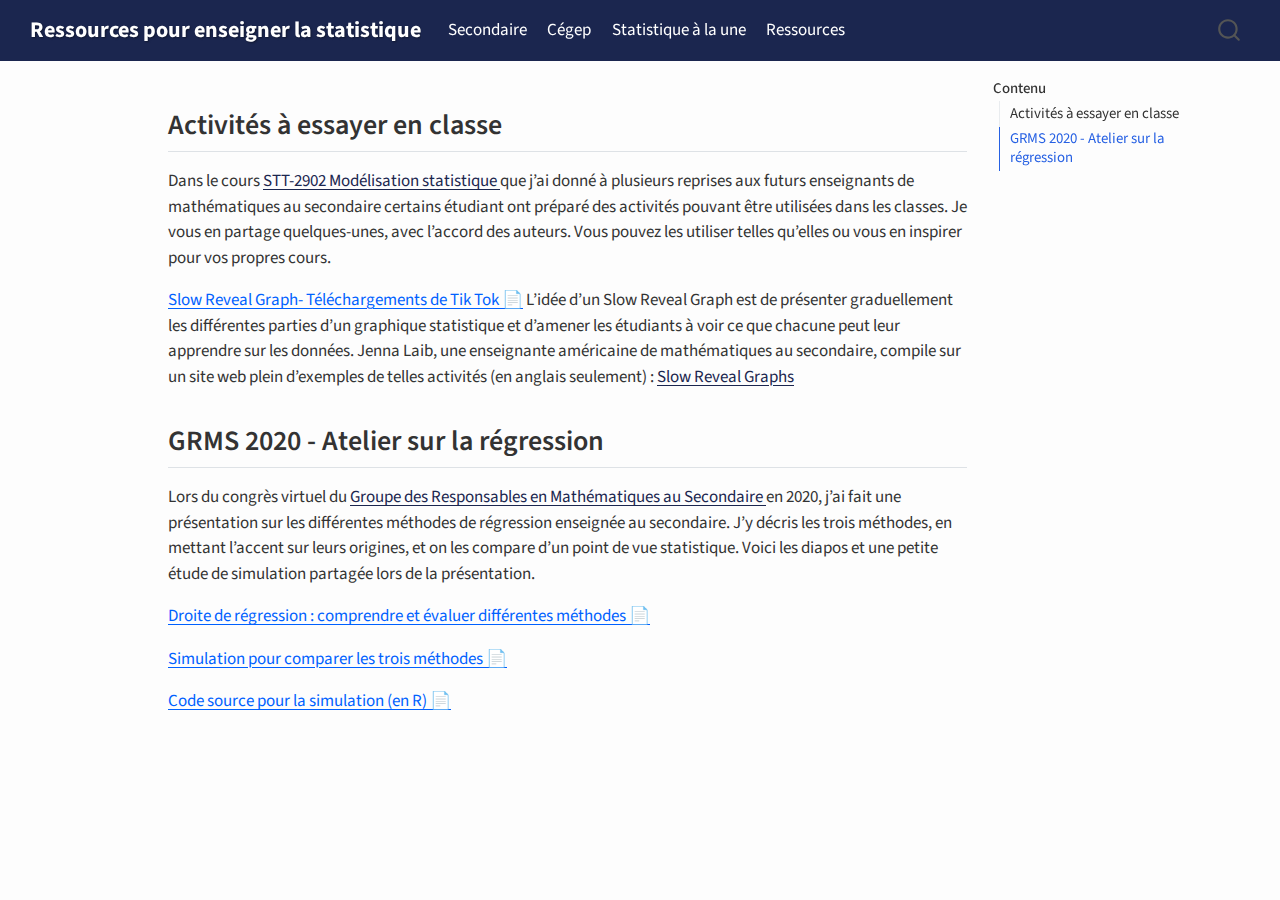
<file: docs/Secondaire.html>
<!DOCTYPE html>
<html xmlns="http://www.w3.org/1999/xhtml" lang="en" xml:lang="en"><head>

<meta charset="utf-8">
<meta name="generator" content="quarto-1.6.42">

<meta name="viewport" content="width=device-width, initial-scale=1.0, user-scalable=yes">


<title>secondaire – Ressources pour enseigner la statistique</title>
<style>
code{white-space: pre-wrap;}
span.smallcaps{font-variant: small-caps;}
div.columns{display: flex; gap: min(4vw, 1.5em);}
div.column{flex: auto; overflow-x: auto;}
div.hanging-indent{margin-left: 1.5em; text-indent: -1.5em;}
ul.task-list{list-style: none;}
ul.task-list li input[type="checkbox"] {
  width: 0.8em;
  margin: 0 0.8em 0.2em -1em; /* quarto-specific, see https://github.com/quarto-dev/quarto-cli/issues/4556 */ 
  vertical-align: middle;
}
</style>


<script src="site_libs/quarto-nav/quarto-nav.js"></script>
<script src="site_libs/quarto-nav/headroom.min.js"></script>
<script src="site_libs/clipboard/clipboard.min.js"></script>
<script src="site_libs/quarto-search/autocomplete.umd.js"></script>
<script src="site_libs/quarto-search/fuse.min.js"></script>
<script src="site_libs/quarto-search/quarto-search.js"></script>
<meta name="quarto:offset" content="./">
<script src="site_libs/quarto-html/quarto.js"></script>
<script src="site_libs/quarto-html/popper.min.js"></script>
<script src="site_libs/quarto-html/tippy.umd.min.js"></script>
<script src="site_libs/quarto-html/anchor.min.js"></script>
<link href="site_libs/quarto-html/tippy.css" rel="stylesheet">
<link href="site_libs/quarto-html/quarto-syntax-highlighting-2f5df379a58b258e96c21c0638c20c03.css" rel="stylesheet" id="quarto-text-highlighting-styles">
<script src="site_libs/bootstrap/bootstrap.min.js"></script>
<link href="site_libs/bootstrap/bootstrap-icons.css" rel="stylesheet">
<link href="site_libs/bootstrap/bootstrap-ddd961a2510921635943dfbbd19534c4.min.css" rel="stylesheet" append-hash="true" id="quarto-bootstrap" data-mode="light">
<script id="quarto-search-options" type="application/json">{
  "location": "navbar",
  "copy-button": false,
  "collapse-after": 3,
  "panel-placement": "end",
  "type": "overlay",
  "limit": 50,
  "keyboard-shortcut": [
    "f",
    "/",
    "s"
  ],
  "show-item-context": false,
  "language": {
    "search-no-results-text": "No results",
    "search-matching-documents-text": "matching documents",
    "search-copy-link-title": "Copy link to search",
    "search-hide-matches-text": "Hide additional matches",
    "search-more-match-text": "more match in this document",
    "search-more-matches-text": "more matches in this document",
    "search-clear-button-title": "Clear",
    "search-text-placeholder": "",
    "search-detached-cancel-button-title": "Cancel",
    "search-submit-button-title": "Submit",
    "search-label": "Search"
  }
}</script>


<link rel="stylesheet" href="styles.css">
</head>

<body class="nav-fixed">

<div id="quarto-search-results"></div>
  <header id="quarto-header" class="headroom fixed-top">
    <nav class="navbar navbar-expand-lg " data-bs-theme="dark">
      <div class="navbar-container container-fluid">
      <div class="navbar-brand-container mx-auto">
    <a class="navbar-brand" href="./index.html">
    <span class="navbar-title">Ressources pour enseigner la statistique</span>
    </a>
  </div>
            <div id="quarto-search" class="" title="Search"></div>
          <button class="navbar-toggler" type="button" data-bs-toggle="collapse" data-bs-target="#navbarCollapse" aria-controls="navbarCollapse" role="menu" aria-expanded="false" aria-label="Toggle navigation" onclick="if (window.quartoToggleHeadroom) { window.quartoToggleHeadroom(); }">
  <span class="navbar-toggler-icon"></span>
</button>
          <div class="collapse navbar-collapse" id="navbarCollapse">
            <ul class="navbar-nav navbar-nav-scroll me-auto">
  <li class="nav-item">
    <a class="nav-link active" href="./Secondaire.html" aria-current="page"> 
<span class="menu-text">Secondaire</span></a>
  </li>  
  <li class="nav-item">
    <a class="nav-link" href="./Cegep.html"> 
<span class="menu-text">Cégep</span></a>
  </li>  
  <li class="nav-item">
    <a class="nav-link" href="./Nouvelles.html"> 
<span class="menu-text">Statistique à la une</span></a>
  </li>  
  <li class="nav-item">
    <a class="nav-link" href="./Ressources.html"> 
<span class="menu-text">Ressources</span></a>
  </li>  
</ul>
          </div> <!-- /navcollapse -->
            <div class="quarto-navbar-tools">
</div>
      </div> <!-- /container-fluid -->
    </nav>
</header>
<!-- content -->
<div id="quarto-content" class="quarto-container page-columns page-rows-contents page-layout-article page-navbar">
<!-- sidebar -->
<!-- margin-sidebar -->
    <div id="quarto-margin-sidebar" class="sidebar margin-sidebar">
        <nav id="TOC" role="doc-toc" class="toc-active">
    <h2 id="toc-title">Contenu</h2>
   
  <ul>
  <li><a href="#activités-à-essayer-en-classe" id="toc-activités-à-essayer-en-classe" class="nav-link active" data-scroll-target="#activités-à-essayer-en-classe">Activités à essayer en classe</a></li>
  <li><a href="#grms-2020---atelier-sur-la-régression" id="toc-grms-2020---atelier-sur-la-régression" class="nav-link" data-scroll-target="#grms-2020---atelier-sur-la-régression">GRMS 2020 - Atelier sur la régression</a></li>
  </ul>
</nav>
    </div>
<!-- main -->
<main class="content" id="quarto-document-content"><header id="title-block-header" class="quarto-title-block"></header>




<section id="activités-à-essayer-en-classe" class="level2">
<h2 class="anchored" data-anchor-id="activités-à-essayer-en-classe">Activités à essayer en classe</h2>
<p>Dans le cours <a href="https://www.ulaval.ca/etudes/cours/stt-2902-modelisation-statistique" target="_blank"> STT-2902 Modélisation statistique </a> que j’ai donné à plusieurs reprises aux futurs enseignants de mathématiques au secondaire certains étudiant ont préparé des activités pouvant être utilisées dans les classes. Je vous en partage quelques-unes, avec l’accord des auteurs. Vous pouvez les utiliser telles qu’elles ou vous en inspirer pour vos propres cours.</p>
<p><a href="https://drive.google.com/file/d/1EtNki81zP_vx6ZuafEGcK4hlMsckxNGB/view?usp=drive_link" class="dropbox" target="_blank">Slow Reveal Graph- Téléchargements de Tik Tok</a> L’idée d’un Slow Reveal Graph est de présenter graduellement les différentes parties d’un graphique statistique et d’amener les étudiants à voir ce que chacune peut leur apprendre sur les données. Jenna Laib, une enseignante américaine de mathématiques au secondaire, compile sur un site web plein d’exemples de telles activités (en anglais seulement) : <a href="https://slowrevealgraphs.com/" target="_blank"> Slow Reveal Graphs </a></p>
</section>
<section id="grms-2020---atelier-sur-la-régression" class="level2">
<h2 class="anchored" data-anchor-id="grms-2020---atelier-sur-la-régression">GRMS 2020 - Atelier sur la régression</h2>
<p>Lors du congrès virtuel du <a href="https://www.grms.qc.ca/" target="_blank"> Groupe des Responsables en Mathématiques au Secondaire </a> en 2020, j’ai fait une présentation sur les différentes méthodes de régression enseignée au secondaire. J’y décris les trois méthodes, en mettant l’accent sur leurs origines, et on les compare d’un point de vue statistique. Voici les diapos et une petite étude de simulation partagée lors de la présentation.</p>
<p><a href="https://www.dropbox.com/scl/fi/ttxme0p4weuzdp32m07en/GRMS___2020___M-thodes_de_r-gression.pdf?rlkey=g46v15dyt756lxudcod6mb9ih&amp;dl=0" class="dropbox" target="_blank">Droite de régression : comprendre et évaluer différentes méthodes</a></p>
<p><a href="https://www.dropbox.com/scl/fi/7gpoy0w0c9lv3153jg4w8/Demo_3_methodes.html?rlkey=ib087xtb6qiqidvmwee5mgfxe&amp;dl=0" class="dropbox" target="_blank">Simulation pour comparer les trois méthodes</a></p>
<p><a href="https://www.dropbox.com/scl/fi/ppe1nlzpcp7vorqjqhkrl/Demo-3-methodes.Rmd?rlkey=y7cxrttbmcq454pvaxxgvweqq&amp;dl=0" class="dropbox" target="_blank">Code source pour la simulation (en R)</a></p>


</section>

<a onclick="window.scrollTo(0, 0); return false;" role="button" id="quarto-back-to-top"><i class="bi bi-arrow-up"></i> Back to top</a></main> <!-- /main -->
<script id="quarto-html-after-body" type="application/javascript">
window.document.addEventListener("DOMContentLoaded", function (event) {
  const toggleBodyColorMode = (bsSheetEl) => {
    const mode = bsSheetEl.getAttribute("data-mode");
    const bodyEl = window.document.querySelector("body");
    if (mode === "dark") {
      bodyEl.classList.add("quarto-dark");
      bodyEl.classList.remove("quarto-light");
    } else {
      bodyEl.classList.add("quarto-light");
      bodyEl.classList.remove("quarto-dark");
    }
  }
  const toggleBodyColorPrimary = () => {
    const bsSheetEl = window.document.querySelector("link#quarto-bootstrap");
    if (bsSheetEl) {
      toggleBodyColorMode(bsSheetEl);
    }
  }
  toggleBodyColorPrimary();  
  const icon = "";
  const anchorJS = new window.AnchorJS();
  anchorJS.options = {
    placement: 'right',
    icon: icon
  };
  anchorJS.add('.anchored');
  const isCodeAnnotation = (el) => {
    for (const clz of el.classList) {
      if (clz.startsWith('code-annotation-')) {                     
        return true;
      }
    }
    return false;
  }
  const onCopySuccess = function(e) {
    // button target
    const button = e.trigger;
    // don't keep focus
    button.blur();
    // flash "checked"
    button.classList.add('code-copy-button-checked');
    var currentTitle = button.getAttribute("title");
    button.setAttribute("title", "Copied!");
    let tooltip;
    if (window.bootstrap) {
      button.setAttribute("data-bs-toggle", "tooltip");
      button.setAttribute("data-bs-placement", "left");
      button.setAttribute("data-bs-title", "Copied!");
      tooltip = new bootstrap.Tooltip(button, 
        { trigger: "manual", 
          customClass: "code-copy-button-tooltip",
          offset: [0, -8]});
      tooltip.show();    
    }
    setTimeout(function() {
      if (tooltip) {
        tooltip.hide();
        button.removeAttribute("data-bs-title");
        button.removeAttribute("data-bs-toggle");
        button.removeAttribute("data-bs-placement");
      }
      button.setAttribute("title", currentTitle);
      button.classList.remove('code-copy-button-checked');
    }, 1000);
    // clear code selection
    e.clearSelection();
  }
  const getTextToCopy = function(trigger) {
      const codeEl = trigger.previousElementSibling.cloneNode(true);
      for (const childEl of codeEl.children) {
        if (isCodeAnnotation(childEl)) {
          childEl.remove();
        }
      }
      return codeEl.innerText;
  }
  const clipboard = new window.ClipboardJS('.code-copy-button:not([data-in-quarto-modal])', {
    text: getTextToCopy
  });
  clipboard.on('success', onCopySuccess);
  if (window.document.getElementById('quarto-embedded-source-code-modal')) {
    const clipboardModal = new window.ClipboardJS('.code-copy-button[data-in-quarto-modal]', {
      text: getTextToCopy,
      container: window.document.getElementById('quarto-embedded-source-code-modal')
    });
    clipboardModal.on('success', onCopySuccess);
  }
    var localhostRegex = new RegExp(/^(?:http|https):\/\/localhost\:?[0-9]*\//);
    var mailtoRegex = new RegExp(/^mailto:/);
      var filterRegex = new RegExp('/' + window.location.host + '/');
    var isInternal = (href) => {
        return filterRegex.test(href) || localhostRegex.test(href) || mailtoRegex.test(href);
    }
    // Inspect non-navigation links and adorn them if external
 	var links = window.document.querySelectorAll('a[href]:not(.nav-link):not(.navbar-brand):not(.toc-action):not(.sidebar-link):not(.sidebar-item-toggle):not(.pagination-link):not(.no-external):not([aria-hidden]):not(.dropdown-item):not(.quarto-navigation-tool):not(.about-link)');
    for (var i=0; i<links.length; i++) {
      const link = links[i];
      if (!isInternal(link.href)) {
        // undo the damage that might have been done by quarto-nav.js in the case of
        // links that we want to consider external
        if (link.dataset.originalHref !== undefined) {
          link.href = link.dataset.originalHref;
        }
      }
    }
  function tippyHover(el, contentFn, onTriggerFn, onUntriggerFn) {
    const config = {
      allowHTML: true,
      maxWidth: 500,
      delay: 100,
      arrow: false,
      appendTo: function(el) {
          return el.parentElement;
      },
      interactive: true,
      interactiveBorder: 10,
      theme: 'quarto',
      placement: 'bottom-start',
    };
    if (contentFn) {
      config.content = contentFn;
    }
    if (onTriggerFn) {
      config.onTrigger = onTriggerFn;
    }
    if (onUntriggerFn) {
      config.onUntrigger = onUntriggerFn;
    }
    window.tippy(el, config); 
  }
  const noterefs = window.document.querySelectorAll('a[role="doc-noteref"]');
  for (var i=0; i<noterefs.length; i++) {
    const ref = noterefs[i];
    tippyHover(ref, function() {
      // use id or data attribute instead here
      let href = ref.getAttribute('data-footnote-href') || ref.getAttribute('href');
      try { href = new URL(href).hash; } catch {}
      const id = href.replace(/^#\/?/, "");
      const note = window.document.getElementById(id);
      if (note) {
        return note.innerHTML;
      } else {
        return "";
      }
    });
  }
  const xrefs = window.document.querySelectorAll('a.quarto-xref');
  const processXRef = (id, note) => {
    // Strip column container classes
    const stripColumnClz = (el) => {
      el.classList.remove("page-full", "page-columns");
      if (el.children) {
        for (const child of el.children) {
          stripColumnClz(child);
        }
      }
    }
    stripColumnClz(note)
    if (id === null || id.startsWith('sec-')) {
      // Special case sections, only their first couple elements
      const container = document.createElement("div");
      if (note.children && note.children.length > 2) {
        container.appendChild(note.children[0].cloneNode(true));
        for (let i = 1; i < note.children.length; i++) {
          const child = note.children[i];
          if (child.tagName === "P" && child.innerText === "") {
            continue;
          } else {
            container.appendChild(child.cloneNode(true));
            break;
          }
        }
        if (window.Quarto?.typesetMath) {
          window.Quarto.typesetMath(container);
        }
        return container.innerHTML
      } else {
        if (window.Quarto?.typesetMath) {
          window.Quarto.typesetMath(note);
        }
        return note.innerHTML;
      }
    } else {
      // Remove any anchor links if they are present
      const anchorLink = note.querySelector('a.anchorjs-link');
      if (anchorLink) {
        anchorLink.remove();
      }
      if (window.Quarto?.typesetMath) {
        window.Quarto.typesetMath(note);
      }
      if (note.classList.contains("callout")) {
        return note.outerHTML;
      } else {
        return note.innerHTML;
      }
    }
  }
  for (var i=0; i<xrefs.length; i++) {
    const xref = xrefs[i];
    tippyHover(xref, undefined, function(instance) {
      instance.disable();
      let url = xref.getAttribute('href');
      let hash = undefined; 
      if (url.startsWith('#')) {
        hash = url;
      } else {
        try { hash = new URL(url).hash; } catch {}
      }
      if (hash) {
        const id = hash.replace(/^#\/?/, "");
        const note = window.document.getElementById(id);
        if (note !== null) {
          try {
            const html = processXRef(id, note.cloneNode(true));
            instance.setContent(html);
          } finally {
            instance.enable();
            instance.show();
          }
        } else {
          // See if we can fetch this
          fetch(url.split('#')[0])
          .then(res => res.text())
          .then(html => {
            const parser = new DOMParser();
            const htmlDoc = parser.parseFromString(html, "text/html");
            const note = htmlDoc.getElementById(id);
            if (note !== null) {
              const html = processXRef(id, note);
              instance.setContent(html);
            } 
          }).finally(() => {
            instance.enable();
            instance.show();
          });
        }
      } else {
        // See if we can fetch a full url (with no hash to target)
        // This is a special case and we should probably do some content thinning / targeting
        fetch(url)
        .then(res => res.text())
        .then(html => {
          const parser = new DOMParser();
          const htmlDoc = parser.parseFromString(html, "text/html");
          const note = htmlDoc.querySelector('main.content');
          if (note !== null) {
            // This should only happen for chapter cross references
            // (since there is no id in the URL)
            // remove the first header
            if (note.children.length > 0 && note.children[0].tagName === "HEADER") {
              note.children[0].remove();
            }
            const html = processXRef(null, note);
            instance.setContent(html);
          } 
        }).finally(() => {
          instance.enable();
          instance.show();
        });
      }
    }, function(instance) {
    });
  }
      let selectedAnnoteEl;
      const selectorForAnnotation = ( cell, annotation) => {
        let cellAttr = 'data-code-cell="' + cell + '"';
        let lineAttr = 'data-code-annotation="' +  annotation + '"';
        const selector = 'span[' + cellAttr + '][' + lineAttr + ']';
        return selector;
      }
      const selectCodeLines = (annoteEl) => {
        const doc = window.document;
        const targetCell = annoteEl.getAttribute("data-target-cell");
        const targetAnnotation = annoteEl.getAttribute("data-target-annotation");
        const annoteSpan = window.document.querySelector(selectorForAnnotation(targetCell, targetAnnotation));
        const lines = annoteSpan.getAttribute("data-code-lines").split(",");
        const lineIds = lines.map((line) => {
          return targetCell + "-" + line;
        })
        let top = null;
        let height = null;
        let parent = null;
        if (lineIds.length > 0) {
            //compute the position of the single el (top and bottom and make a div)
            const el = window.document.getElementById(lineIds[0]);
            top = el.offsetTop;
            height = el.offsetHeight;
            parent = el.parentElement.parentElement;
          if (lineIds.length > 1) {
            const lastEl = window.document.getElementById(lineIds[lineIds.length - 1]);
            const bottom = lastEl.offsetTop + lastEl.offsetHeight;
            height = bottom - top;
          }
          if (top !== null && height !== null && parent !== null) {
            // cook up a div (if necessary) and position it 
            let div = window.document.getElementById("code-annotation-line-highlight");
            if (div === null) {
              div = window.document.createElement("div");
              div.setAttribute("id", "code-annotation-line-highlight");
              div.style.position = 'absolute';
              parent.appendChild(div);
            }
            div.style.top = top - 2 + "px";
            div.style.height = height + 4 + "px";
            div.style.left = 0;
            let gutterDiv = window.document.getElementById("code-annotation-line-highlight-gutter");
            if (gutterDiv === null) {
              gutterDiv = window.document.createElement("div");
              gutterDiv.setAttribute("id", "code-annotation-line-highlight-gutter");
              gutterDiv.style.position = 'absolute';
              const codeCell = window.document.getElementById(targetCell);
              const gutter = codeCell.querySelector('.code-annotation-gutter');
              gutter.appendChild(gutterDiv);
            }
            gutterDiv.style.top = top - 2 + "px";
            gutterDiv.style.height = height + 4 + "px";
          }
          selectedAnnoteEl = annoteEl;
        }
      };
      const unselectCodeLines = () => {
        const elementsIds = ["code-annotation-line-highlight", "code-annotation-line-highlight-gutter"];
        elementsIds.forEach((elId) => {
          const div = window.document.getElementById(elId);
          if (div) {
            div.remove();
          }
        });
        selectedAnnoteEl = undefined;
      };
        // Handle positioning of the toggle
    window.addEventListener(
      "resize",
      throttle(() => {
        elRect = undefined;
        if (selectedAnnoteEl) {
          selectCodeLines(selectedAnnoteEl);
        }
      }, 10)
    );
    function throttle(fn, ms) {
    let throttle = false;
    let timer;
      return (...args) => {
        if(!throttle) { // first call gets through
            fn.apply(this, args);
            throttle = true;
        } else { // all the others get throttled
            if(timer) clearTimeout(timer); // cancel #2
            timer = setTimeout(() => {
              fn.apply(this, args);
              timer = throttle = false;
            }, ms);
        }
      };
    }
      // Attach click handler to the DT
      const annoteDls = window.document.querySelectorAll('dt[data-target-cell]');
      for (const annoteDlNode of annoteDls) {
        annoteDlNode.addEventListener('click', (event) => {
          const clickedEl = event.target;
          if (clickedEl !== selectedAnnoteEl) {
            unselectCodeLines();
            const activeEl = window.document.querySelector('dt[data-target-cell].code-annotation-active');
            if (activeEl) {
              activeEl.classList.remove('code-annotation-active');
            }
            selectCodeLines(clickedEl);
            clickedEl.classList.add('code-annotation-active');
          } else {
            // Unselect the line
            unselectCodeLines();
            clickedEl.classList.remove('code-annotation-active');
          }
        });
      }
  const findCites = (el) => {
    const parentEl = el.parentElement;
    if (parentEl) {
      const cites = parentEl.dataset.cites;
      if (cites) {
        return {
          el,
          cites: cites.split(' ')
        };
      } else {
        return findCites(el.parentElement)
      }
    } else {
      return undefined;
    }
  };
  var bibliorefs = window.document.querySelectorAll('a[role="doc-biblioref"]');
  for (var i=0; i<bibliorefs.length; i++) {
    const ref = bibliorefs[i];
    const citeInfo = findCites(ref);
    if (citeInfo) {
      tippyHover(citeInfo.el, function() {
        var popup = window.document.createElement('div');
        citeInfo.cites.forEach(function(cite) {
          var citeDiv = window.document.createElement('div');
          citeDiv.classList.add('hanging-indent');
          citeDiv.classList.add('csl-entry');
          var biblioDiv = window.document.getElementById('ref-' + cite);
          if (biblioDiv) {
            citeDiv.innerHTML = biblioDiv.innerHTML;
          }
          popup.appendChild(citeDiv);
        });
        return popup.innerHTML;
      });
    }
  }
});
</script>
</div> <!-- /content -->




</body></html>
</file>
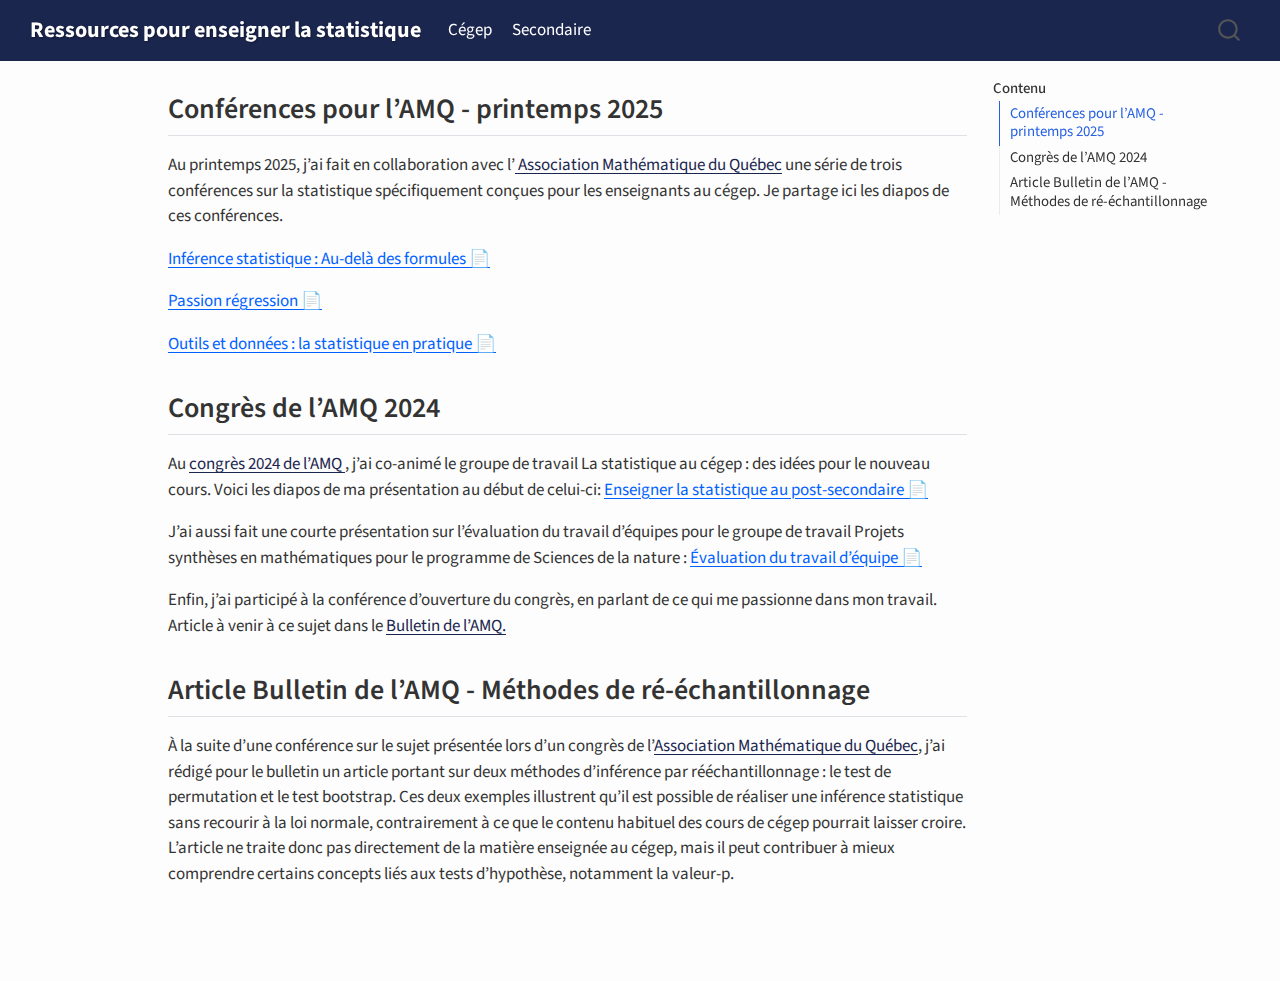
<file: docs/docs/cegep.html>
<!DOCTYPE html>
<html xmlns="http://www.w3.org/1999/xhtml" lang="en" xml:lang="en"><head>

<meta charset="utf-8">
<meta name="generator" content="quarto-1.5.57">

<meta name="viewport" content="width=device-width, initial-scale=1.0, user-scalable=yes">


<title>cegep – Ressources pour enseigner la statistique</title>
<style>
code{white-space: pre-wrap;}
span.smallcaps{font-variant: small-caps;}
div.columns{display: flex; gap: min(4vw, 1.5em);}
div.column{flex: auto; overflow-x: auto;}
div.hanging-indent{margin-left: 1.5em; text-indent: -1.5em;}
ul.task-list{list-style: none;}
ul.task-list li input[type="checkbox"] {
  width: 0.8em;
  margin: 0 0.8em 0.2em -1em; /* quarto-specific, see https://github.com/quarto-dev/quarto-cli/issues/4556 */ 
  vertical-align: middle;
}
</style>


<script src="../site_libs/quarto-nav/quarto-nav.js"></script>
<script src="../site_libs/quarto-nav/headroom.min.js"></script>
<script src="../site_libs/clipboard/clipboard.min.js"></script>
<script src="../site_libs/quarto-search/autocomplete.umd.js"></script>
<script src="../site_libs/quarto-search/fuse.min.js"></script>
<script src="../site_libs/quarto-search/quarto-search.js"></script>
<meta name="quarto:offset" content="../">
<script src="../site_libs/quarto-html/quarto.js"></script>
<script src="../site_libs/quarto-html/popper.min.js"></script>
<script src="../site_libs/quarto-html/tippy.umd.min.js"></script>
<script src="../site_libs/quarto-html/anchor.min.js"></script>
<link href="../site_libs/quarto-html/tippy.css" rel="stylesheet">
<link href="../site_libs/quarto-html/quarto-syntax-highlighting.css" rel="stylesheet" id="quarto-text-highlighting-styles">
<script src="../site_libs/bootstrap/bootstrap.min.js"></script>
<link href="../site_libs/bootstrap/bootstrap-icons.css" rel="stylesheet">
<link href="../site_libs/bootstrap/bootstrap.min.css" rel="stylesheet" id="quarto-bootstrap" data-mode="light">
<script id="quarto-search-options" type="application/json">{
  "location": "navbar",
  "copy-button": false,
  "collapse-after": 3,
  "panel-placement": "end",
  "type": "overlay",
  "limit": 50,
  "keyboard-shortcut": [
    "f",
    "/",
    "s"
  ],
  "show-item-context": false,
  "language": {
    "search-no-results-text": "No results",
    "search-matching-documents-text": "matching documents",
    "search-copy-link-title": "Copy link to search",
    "search-hide-matches-text": "Hide additional matches",
    "search-more-match-text": "more match in this document",
    "search-more-matches-text": "more matches in this document",
    "search-clear-button-title": "Clear",
    "search-text-placeholder": "",
    "search-detached-cancel-button-title": "Cancel",
    "search-submit-button-title": "Submit",
    "search-label": "Search"
  }
}</script>


<link rel="stylesheet" href="../styles.css">
</head>

<body class="nav-fixed">

<div id="quarto-search-results"></div>
  <header id="quarto-header" class="headroom fixed-top">
    <nav class="navbar navbar-expand-lg " data-bs-theme="dark">
      <div class="navbar-container container-fluid">
      <div class="navbar-brand-container mx-auto">
    <a class="navbar-brand" href="../index.html">
    <span class="navbar-title">Ressources pour enseigner la statistique</span>
    </a>
  </div>
            <div id="quarto-search" class="" title="Search"></div>
          <button class="navbar-toggler" type="button" data-bs-toggle="collapse" data-bs-target="#navbarCollapse" aria-controls="navbarCollapse" role="menu" aria-expanded="false" aria-label="Toggle navigation" onclick="if (window.quartoToggleHeadroom) { window.quartoToggleHeadroom(); }">
  <span class="navbar-toggler-icon"></span>
</button>
          <div class="collapse navbar-collapse" id="navbarCollapse">
            <ul class="navbar-nav navbar-nav-scroll me-auto">
  <li class="nav-item">
    <a class="nav-link" href="../cegep.qmd"> 
<span class="menu-text">Cégep</span></a>
  </li>  
  <li class="nav-item">
    <a class="nav-link" href="../secondaire.qmd"> 
<span class="menu-text">Secondaire</span></a>
  </li>  
</ul>
          </div> <!-- /navcollapse -->
            <div class="quarto-navbar-tools">
</div>
      </div> <!-- /container-fluid -->
    </nav>
</header>
<!-- content -->
<div id="quarto-content" class="quarto-container page-columns page-rows-contents page-layout-article page-navbar">
<!-- sidebar -->
<!-- margin-sidebar -->
    <div id="quarto-margin-sidebar" class="sidebar margin-sidebar">
        <nav id="TOC" role="doc-toc" class="toc-active">
    <h2 id="toc-title">Contenu</h2>
   
  <ul>
  <li><a href="#conférences-pour-lamq---printemps-2025" id="toc-conférences-pour-lamq---printemps-2025" class="nav-link active" data-scroll-target="#conférences-pour-lamq---printemps-2025">Conférences pour l’AMQ - printemps 2025</a></li>
  <li><a href="#congrès-de-lamq-2024" id="toc-congrès-de-lamq-2024" class="nav-link" data-scroll-target="#congrès-de-lamq-2024">Congrès de l’AMQ 2024</a></li>
  <li><a href="#article-bulletin-de-lamq---méthodes-de-ré-échantillonnage" id="toc-article-bulletin-de-lamq---méthodes-de-ré-échantillonnage" class="nav-link" data-scroll-target="#article-bulletin-de-lamq---méthodes-de-ré-échantillonnage">Article Bulletin de l’AMQ - Méthodes de ré-échantillonnage</a></li>
  </ul>
</nav>
    </div>
<!-- main -->
<main class="content" id="quarto-document-content">




<section id="conférences-pour-lamq---printemps-2025" class="level2">
<h2 class="anchored" data-anchor-id="conférences-pour-lamq---printemps-2025">Conférences pour l’AMQ - printemps 2025</h2>
<p>Au printemps 2025, j’ai fait en collaboration avec l’<a href="https://www.amq.math.ca/" target="_blank"> Association Mathématique du Québec</a> une série de trois conférences sur la statistique spécifiquement conçues pour les enseignants au cégep. Je partage ici les diapos de ces conférences.</p>
<p><a href="https://www.dropbox.com/scl/fi/lou8zbv8x9wd8xa3x5fiy/ConferenceAMQ_1.pdf?rlkey=b0gu1bj6ed42r0baio54pladu&amp;st=sao1se5n&amp;dl=0" class="dropbox" target="_blank">Inférence statistique : Au-delà des formules</a></p>
<p><a href="https://www.dropbox.com/scl/fi/zbxusge8rmmolv9oakbew/ConferenceAMQ_2.pdf?rlkey=2rk0c4if4xxgq20nja9ol6jc4&amp;dl=0" class="dropbox" target="_blank">Passion régression</a></p>
<p><a href="https://www.dropbox.com/scl/fi/bith8o8i8mjym2ua6ar6i/ConferenceAMQ_3.pdf?rlkey=zotwuj94w5jvvsyek0e4r38o7&amp;dl=0" class="dropbox" target="_blank">Outils et données : la statistique en pratique</a></p>
</section>
<section id="congrès-de-lamq-2024" class="level2">
<h2 class="anchored" data-anchor-id="congrès-de-lamq-2024">Congrès de l’AMQ 2024</h2>
<p>Au <a href="https://congres2024.amq.math.ca/" target="_blank"> congrès 2024 de l’AMQ </a>, j’ai co-animé le groupe de travail La statistique au cégep : des idées pour le nouveau cours. Voici les diapos de ma présentation au début de celui-ci: <a href="https://www.dropbox.com/scl/fi/4nvyg99anq5a7zgk2mqgm/2024_AMQ_EnseignerStats_Charest.pdf?rlkey=bn9brz27m4qfrr0tari10kwxj&amp;dl=0" class="dropbox" target="_blank">Enseigner la statistique au post-secondaire</a></p>
<p>J’ai aussi fait une courte présentation sur l’évaluation du travail d’équipes pour le groupe de travail Projets synthèses en mathématiques pour le programme de Sciences de la nature : <a href="https://www.dropbox.com/scl/fi/kpnpqxzs5hl1l3lt015z9/2024_AMQ_TravailEquipe_Charest.pdf?rlkey=cqkwhyi5mg5ey7lebght0quw0&amp;dl=0" class="dropbox" target="_blank">Évaluation du travail d’équipe</a></p>
<p>Enfin, j’ai participé à la conférence d’ouverture du congrès, en parlant de ce qui me passionne dans mon travail. Article à venir à ce sujet dans le <a href="https://www.amq.math.ca/bulletin/" target="_blank"> Bulletin de l’AMQ. </a></p>
</section>
<section id="article-bulletin-de-lamq---méthodes-de-ré-échantillonnage" class="level2">
<h2 class="anchored" data-anchor-id="article-bulletin-de-lamq---méthodes-de-ré-échantillonnage">Article Bulletin de l’AMQ - Méthodes de ré-échantillonnage</h2>
<p>À la suite d’une conférence sur le sujet présentée lors d’un congrès de l’<a href="https://www.amq.math.ca/" target="_blank">Association Mathématique du Québec</a>, j’ai rédigé pour le bulletin un article portant sur deux méthodes d’inférence par rééchantillonnage : le test de permutation et le test bootstrap. Ces deux exemples illustrent qu’il est possible de réaliser une inférence statistique sans recourir à la loi normale, contrairement à ce que le contenu habituel des cours de cégep pourrait laisser croire. L’article ne traite donc pas directement de la matière enseignée au cégep, mais il peut contribuer à mieux comprendre certains concepts liés aux tests d’hypothèse, notamment la valeur-p.&nbsp;</p>


</section>

<a onclick="window.scrollTo(0, 0); return false;" role="button" id="quarto-back-to-top"><i class="bi bi-arrow-up"></i> Back to top</a></main> <!-- /main -->
<script id="quarto-html-after-body" type="application/javascript">
window.document.addEventListener("DOMContentLoaded", function (event) {
  const toggleBodyColorMode = (bsSheetEl) => {
    const mode = bsSheetEl.getAttribute("data-mode");
    const bodyEl = window.document.querySelector("body");
    if (mode === "dark") {
      bodyEl.classList.add("quarto-dark");
      bodyEl.classList.remove("quarto-light");
    } else {
      bodyEl.classList.add("quarto-light");
      bodyEl.classList.remove("quarto-dark");
    }
  }
  const toggleBodyColorPrimary = () => {
    const bsSheetEl = window.document.querySelector("link#quarto-bootstrap");
    if (bsSheetEl) {
      toggleBodyColorMode(bsSheetEl);
    }
  }
  toggleBodyColorPrimary();  
  const icon = "";
  const anchorJS = new window.AnchorJS();
  anchorJS.options = {
    placement: 'right',
    icon: icon
  };
  anchorJS.add('.anchored');
  const isCodeAnnotation = (el) => {
    for (const clz of el.classList) {
      if (clz.startsWith('code-annotation-')) {                     
        return true;
      }
    }
    return false;
  }
  const onCopySuccess = function(e) {
    // button target
    const button = e.trigger;
    // don't keep focus
    button.blur();
    // flash "checked"
    button.classList.add('code-copy-button-checked');
    var currentTitle = button.getAttribute("title");
    button.setAttribute("title", "Copied!");
    let tooltip;
    if (window.bootstrap) {
      button.setAttribute("data-bs-toggle", "tooltip");
      button.setAttribute("data-bs-placement", "left");
      button.setAttribute("data-bs-title", "Copied!");
      tooltip = new bootstrap.Tooltip(button, 
        { trigger: "manual", 
          customClass: "code-copy-button-tooltip",
          offset: [0, -8]});
      tooltip.show();    
    }
    setTimeout(function() {
      if (tooltip) {
        tooltip.hide();
        button.removeAttribute("data-bs-title");
        button.removeAttribute("data-bs-toggle");
        button.removeAttribute("data-bs-placement");
      }
      button.setAttribute("title", currentTitle);
      button.classList.remove('code-copy-button-checked');
    }, 1000);
    // clear code selection
    e.clearSelection();
  }
  const getTextToCopy = function(trigger) {
      const codeEl = trigger.previousElementSibling.cloneNode(true);
      for (const childEl of codeEl.children) {
        if (isCodeAnnotation(childEl)) {
          childEl.remove();
        }
      }
      return codeEl.innerText;
  }
  const clipboard = new window.ClipboardJS('.code-copy-button:not([data-in-quarto-modal])', {
    text: getTextToCopy
  });
  clipboard.on('success', onCopySuccess);
  if (window.document.getElementById('quarto-embedded-source-code-modal')) {
    // For code content inside modals, clipBoardJS needs to be initialized with a container option
    // TODO: Check when it could be a function (https://github.com/zenorocha/clipboard.js/issues/860)
    const clipboardModal = new window.ClipboardJS('.code-copy-button[data-in-quarto-modal]', {
      text: getTextToCopy,
      container: window.document.getElementById('quarto-embedded-source-code-modal')
    });
    clipboardModal.on('success', onCopySuccess);
  }
    var localhostRegex = new RegExp(/^(?:http|https):\/\/localhost\:?[0-9]*\//);
    var mailtoRegex = new RegExp(/^mailto:/);
      var filterRegex = new RegExp('/' + window.location.host + '/');
    var isInternal = (href) => {
        return filterRegex.test(href) || localhostRegex.test(href) || mailtoRegex.test(href);
    }
    // Inspect non-navigation links and adorn them if external
 	var links = window.document.querySelectorAll('a[href]:not(.nav-link):not(.navbar-brand):not(.toc-action):not(.sidebar-link):not(.sidebar-item-toggle):not(.pagination-link):not(.no-external):not([aria-hidden]):not(.dropdown-item):not(.quarto-navigation-tool):not(.about-link)');
    for (var i=0; i<links.length; i++) {
      const link = links[i];
      if (!isInternal(link.href)) {
        // undo the damage that might have been done by quarto-nav.js in the case of
        // links that we want to consider external
        if (link.dataset.originalHref !== undefined) {
          link.href = link.dataset.originalHref;
        }
      }
    }
  function tippyHover(el, contentFn, onTriggerFn, onUntriggerFn) {
    const config = {
      allowHTML: true,
      maxWidth: 500,
      delay: 100,
      arrow: false,
      appendTo: function(el) {
          return el.parentElement;
      },
      interactive: true,
      interactiveBorder: 10,
      theme: 'quarto',
      placement: 'bottom-start',
    };
    if (contentFn) {
      config.content = contentFn;
    }
    if (onTriggerFn) {
      config.onTrigger = onTriggerFn;
    }
    if (onUntriggerFn) {
      config.onUntrigger = onUntriggerFn;
    }
    window.tippy(el, config); 
  }
  const noterefs = window.document.querySelectorAll('a[role="doc-noteref"]');
  for (var i=0; i<noterefs.length; i++) {
    const ref = noterefs[i];
    tippyHover(ref, function() {
      // use id or data attribute instead here
      let href = ref.getAttribute('data-footnote-href') || ref.getAttribute('href');
      try { href = new URL(href).hash; } catch {}
      const id = href.replace(/^#\/?/, "");
      const note = window.document.getElementById(id);
      if (note) {
        return note.innerHTML;
      } else {
        return "";
      }
    });
  }
  const xrefs = window.document.querySelectorAll('a.quarto-xref');
  const processXRef = (id, note) => {
    // Strip column container classes
    const stripColumnClz = (el) => {
      el.classList.remove("page-full", "page-columns");
      if (el.children) {
        for (const child of el.children) {
          stripColumnClz(child);
        }
      }
    }
    stripColumnClz(note)
    if (id === null || id.startsWith('sec-')) {
      // Special case sections, only their first couple elements
      const container = document.createElement("div");
      if (note.children && note.children.length > 2) {
        container.appendChild(note.children[0].cloneNode(true));
        for (let i = 1; i < note.children.length; i++) {
          const child = note.children[i];
          if (child.tagName === "P" && child.innerText === "") {
            continue;
          } else {
            container.appendChild(child.cloneNode(true));
            break;
          }
        }
        if (window.Quarto?.typesetMath) {
          window.Quarto.typesetMath(container);
        }
        return container.innerHTML
      } else {
        if (window.Quarto?.typesetMath) {
          window.Quarto.typesetMath(note);
        }
        return note.innerHTML;
      }
    } else {
      // Remove any anchor links if they are present
      const anchorLink = note.querySelector('a.anchorjs-link');
      if (anchorLink) {
        anchorLink.remove();
      }
      if (window.Quarto?.typesetMath) {
        window.Quarto.typesetMath(note);
      }
      // TODO in 1.5, we should make sure this works without a callout special case
      if (note.classList.contains("callout")) {
        return note.outerHTML;
      } else {
        return note.innerHTML;
      }
    }
  }
  for (var i=0; i<xrefs.length; i++) {
    const xref = xrefs[i];
    tippyHover(xref, undefined, function(instance) {
      instance.disable();
      let url = xref.getAttribute('href');
      let hash = undefined; 
      if (url.startsWith('#')) {
        hash = url;
      } else {
        try { hash = new URL(url).hash; } catch {}
      }
      if (hash) {
        const id = hash.replace(/^#\/?/, "");
        const note = window.document.getElementById(id);
        if (note !== null) {
          try {
            const html = processXRef(id, note.cloneNode(true));
            instance.setContent(html);
          } finally {
            instance.enable();
            instance.show();
          }
        } else {
          // See if we can fetch this
          fetch(url.split('#')[0])
          .then(res => res.text())
          .then(html => {
            const parser = new DOMParser();
            const htmlDoc = parser.parseFromString(html, "text/html");
            const note = htmlDoc.getElementById(id);
            if (note !== null) {
              const html = processXRef(id, note);
              instance.setContent(html);
            } 
          }).finally(() => {
            instance.enable();
            instance.show();
          });
        }
      } else {
        // See if we can fetch a full url (with no hash to target)
        // This is a special case and we should probably do some content thinning / targeting
        fetch(url)
        .then(res => res.text())
        .then(html => {
          const parser = new DOMParser();
          const htmlDoc = parser.parseFromString(html, "text/html");
          const note = htmlDoc.querySelector('main.content');
          if (note !== null) {
            // This should only happen for chapter cross references
            // (since there is no id in the URL)
            // remove the first header
            if (note.children.length > 0 && note.children[0].tagName === "HEADER") {
              note.children[0].remove();
            }
            const html = processXRef(null, note);
            instance.setContent(html);
          } 
        }).finally(() => {
          instance.enable();
          instance.show();
        });
      }
    }, function(instance) {
    });
  }
      let selectedAnnoteEl;
      const selectorForAnnotation = ( cell, annotation) => {
        let cellAttr = 'data-code-cell="' + cell + '"';
        let lineAttr = 'data-code-annotation="' +  annotation + '"';
        const selector = 'span[' + cellAttr + '][' + lineAttr + ']';
        return selector;
      }
      const selectCodeLines = (annoteEl) => {
        const doc = window.document;
        const targetCell = annoteEl.getAttribute("data-target-cell");
        const targetAnnotation = annoteEl.getAttribute("data-target-annotation");
        const annoteSpan = window.document.querySelector(selectorForAnnotation(targetCell, targetAnnotation));
        const lines = annoteSpan.getAttribute("data-code-lines").split(",");
        const lineIds = lines.map((line) => {
          return targetCell + "-" + line;
        })
        let top = null;
        let height = null;
        let parent = null;
        if (lineIds.length > 0) {
            //compute the position of the single el (top and bottom and make a div)
            const el = window.document.getElementById(lineIds[0]);
            top = el.offsetTop;
            height = el.offsetHeight;
            parent = el.parentElement.parentElement;
          if (lineIds.length > 1) {
            const lastEl = window.document.getElementById(lineIds[lineIds.length - 1]);
            const bottom = lastEl.offsetTop + lastEl.offsetHeight;
            height = bottom - top;
          }
          if (top !== null && height !== null && parent !== null) {
            // cook up a div (if necessary) and position it 
            let div = window.document.getElementById("code-annotation-line-highlight");
            if (div === null) {
              div = window.document.createElement("div");
              div.setAttribute("id", "code-annotation-line-highlight");
              div.style.position = 'absolute';
              parent.appendChild(div);
            }
            div.style.top = top - 2 + "px";
            div.style.height = height + 4 + "px";
            div.style.left = 0;
            let gutterDiv = window.document.getElementById("code-annotation-line-highlight-gutter");
            if (gutterDiv === null) {
              gutterDiv = window.document.createElement("div");
              gutterDiv.setAttribute("id", "code-annotation-line-highlight-gutter");
              gutterDiv.style.position = 'absolute';
              const codeCell = window.document.getElementById(targetCell);
              const gutter = codeCell.querySelector('.code-annotation-gutter');
              gutter.appendChild(gutterDiv);
            }
            gutterDiv.style.top = top - 2 + "px";
            gutterDiv.style.height = height + 4 + "px";
          }
          selectedAnnoteEl = annoteEl;
        }
      };
      const unselectCodeLines = () => {
        const elementsIds = ["code-annotation-line-highlight", "code-annotation-line-highlight-gutter"];
        elementsIds.forEach((elId) => {
          const div = window.document.getElementById(elId);
          if (div) {
            div.remove();
          }
        });
        selectedAnnoteEl = undefined;
      };
        // Handle positioning of the toggle
    window.addEventListener(
      "resize",
      throttle(() => {
        elRect = undefined;
        if (selectedAnnoteEl) {
          selectCodeLines(selectedAnnoteEl);
        }
      }, 10)
    );
    function throttle(fn, ms) {
    let throttle = false;
    let timer;
      return (...args) => {
        if(!throttle) { // first call gets through
            fn.apply(this, args);
            throttle = true;
        } else { // all the others get throttled
            if(timer) clearTimeout(timer); // cancel #2
            timer = setTimeout(() => {
              fn.apply(this, args);
              timer = throttle = false;
            }, ms);
        }
      };
    }
      // Attach click handler to the DT
      const annoteDls = window.document.querySelectorAll('dt[data-target-cell]');
      for (const annoteDlNode of annoteDls) {
        annoteDlNode.addEventListener('click', (event) => {
          const clickedEl = event.target;
          if (clickedEl !== selectedAnnoteEl) {
            unselectCodeLines();
            const activeEl = window.document.querySelector('dt[data-target-cell].code-annotation-active');
            if (activeEl) {
              activeEl.classList.remove('code-annotation-active');
            }
            selectCodeLines(clickedEl);
            clickedEl.classList.add('code-annotation-active');
          } else {
            // Unselect the line
            unselectCodeLines();
            clickedEl.classList.remove('code-annotation-active');
          }
        });
      }
  const findCites = (el) => {
    const parentEl = el.parentElement;
    if (parentEl) {
      const cites = parentEl.dataset.cites;
      if (cites) {
        return {
          el,
          cites: cites.split(' ')
        };
      } else {
        return findCites(el.parentElement)
      }
    } else {
      return undefined;
    }
  };
  var bibliorefs = window.document.querySelectorAll('a[role="doc-biblioref"]');
  for (var i=0; i<bibliorefs.length; i++) {
    const ref = bibliorefs[i];
    const citeInfo = findCites(ref);
    if (citeInfo) {
      tippyHover(citeInfo.el, function() {
        var popup = window.document.createElement('div');
        citeInfo.cites.forEach(function(cite) {
          var citeDiv = window.document.createElement('div');
          citeDiv.classList.add('hanging-indent');
          citeDiv.classList.add('csl-entry');
          var biblioDiv = window.document.getElementById('ref-' + cite);
          if (biblioDiv) {
            citeDiv.innerHTML = biblioDiv.innerHTML;
          }
          popup.appendChild(citeDiv);
        });
        return popup.innerHTML;
      });
    }
  }
});
</script>
</div> <!-- /content -->




</body></html>
</file>
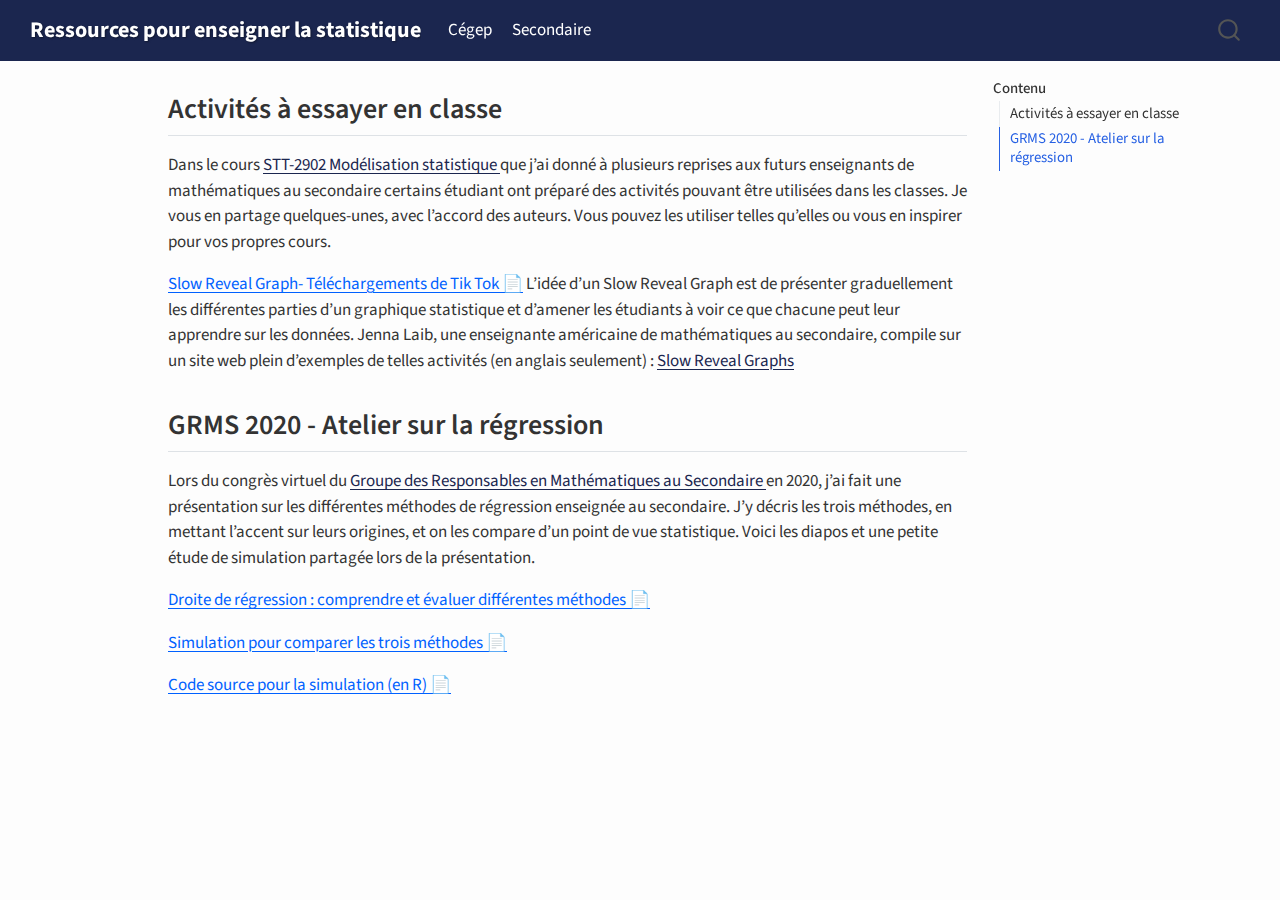
<file: docs/docs/secondaire.html>
<!DOCTYPE html>
<html xmlns="http://www.w3.org/1999/xhtml" lang="en" xml:lang="en"><head>

<meta charset="utf-8">
<meta name="generator" content="quarto-1.5.57">

<meta name="viewport" content="width=device-width, initial-scale=1.0, user-scalable=yes">


<title>secondaire – Ressources pour enseigner la statistique</title>
<style>
code{white-space: pre-wrap;}
span.smallcaps{font-variant: small-caps;}
div.columns{display: flex; gap: min(4vw, 1.5em);}
div.column{flex: auto; overflow-x: auto;}
div.hanging-indent{margin-left: 1.5em; text-indent: -1.5em;}
ul.task-list{list-style: none;}
ul.task-list li input[type="checkbox"] {
  width: 0.8em;
  margin: 0 0.8em 0.2em -1em; /* quarto-specific, see https://github.com/quarto-dev/quarto-cli/issues/4556 */ 
  vertical-align: middle;
}
</style>


<script src="../site_libs/quarto-nav/quarto-nav.js"></script>
<script src="../site_libs/quarto-nav/headroom.min.js"></script>
<script src="../site_libs/clipboard/clipboard.min.js"></script>
<script src="../site_libs/quarto-search/autocomplete.umd.js"></script>
<script src="../site_libs/quarto-search/fuse.min.js"></script>
<script src="../site_libs/quarto-search/quarto-search.js"></script>
<meta name="quarto:offset" content="../">
<script src="../site_libs/quarto-html/quarto.js"></script>
<script src="../site_libs/quarto-html/popper.min.js"></script>
<script src="../site_libs/quarto-html/tippy.umd.min.js"></script>
<script src="../site_libs/quarto-html/anchor.min.js"></script>
<link href="../site_libs/quarto-html/tippy.css" rel="stylesheet">
<link href="../site_libs/quarto-html/quarto-syntax-highlighting.css" rel="stylesheet" id="quarto-text-highlighting-styles">
<script src="../site_libs/bootstrap/bootstrap.min.js"></script>
<link href="../site_libs/bootstrap/bootstrap-icons.css" rel="stylesheet">
<link href="../site_libs/bootstrap/bootstrap.min.css" rel="stylesheet" id="quarto-bootstrap" data-mode="light">
<script id="quarto-search-options" type="application/json">{
  "location": "navbar",
  "copy-button": false,
  "collapse-after": 3,
  "panel-placement": "end",
  "type": "overlay",
  "limit": 50,
  "keyboard-shortcut": [
    "f",
    "/",
    "s"
  ],
  "show-item-context": false,
  "language": {
    "search-no-results-text": "No results",
    "search-matching-documents-text": "matching documents",
    "search-copy-link-title": "Copy link to search",
    "search-hide-matches-text": "Hide additional matches",
    "search-more-match-text": "more match in this document",
    "search-more-matches-text": "more matches in this document",
    "search-clear-button-title": "Clear",
    "search-text-placeholder": "",
    "search-detached-cancel-button-title": "Cancel",
    "search-submit-button-title": "Submit",
    "search-label": "Search"
  }
}</script>


<link rel="stylesheet" href="../styles.css">
</head>

<body class="nav-fixed">

<div id="quarto-search-results"></div>
  <header id="quarto-header" class="headroom fixed-top">
    <nav class="navbar navbar-expand-lg " data-bs-theme="dark">
      <div class="navbar-container container-fluid">
      <div class="navbar-brand-container mx-auto">
    <a class="navbar-brand" href="../index.html">
    <span class="navbar-title">Ressources pour enseigner la statistique</span>
    </a>
  </div>
            <div id="quarto-search" class="" title="Search"></div>
          <button class="navbar-toggler" type="button" data-bs-toggle="collapse" data-bs-target="#navbarCollapse" aria-controls="navbarCollapse" role="menu" aria-expanded="false" aria-label="Toggle navigation" onclick="if (window.quartoToggleHeadroom) { window.quartoToggleHeadroom(); }">
  <span class="navbar-toggler-icon"></span>
</button>
          <div class="collapse navbar-collapse" id="navbarCollapse">
            <ul class="navbar-nav navbar-nav-scroll me-auto">
  <li class="nav-item">
    <a class="nav-link" href="../cegep.qmd"> 
<span class="menu-text">Cégep</span></a>
  </li>  
  <li class="nav-item">
    <a class="nav-link" href="../secondaire.qmd"> 
<span class="menu-text">Secondaire</span></a>
  </li>  
</ul>
          </div> <!-- /navcollapse -->
            <div class="quarto-navbar-tools">
</div>
      </div> <!-- /container-fluid -->
    </nav>
</header>
<!-- content -->
<div id="quarto-content" class="quarto-container page-columns page-rows-contents page-layout-article page-navbar">
<!-- sidebar -->
<!-- margin-sidebar -->
    <div id="quarto-margin-sidebar" class="sidebar margin-sidebar">
        <nav id="TOC" role="doc-toc" class="toc-active">
    <h2 id="toc-title">Contenu</h2>
   
  <ul>
  <li><a href="#activités-à-essayer-en-classe" id="toc-activités-à-essayer-en-classe" class="nav-link active" data-scroll-target="#activités-à-essayer-en-classe">Activités à essayer en classe</a></li>
  <li><a href="#grms-2020---atelier-sur-la-régression" id="toc-grms-2020---atelier-sur-la-régression" class="nav-link" data-scroll-target="#grms-2020---atelier-sur-la-régression">GRMS 2020 - Atelier sur la régression</a></li>
  </ul>
</nav>
    </div>
<!-- main -->
<main class="content" id="quarto-document-content">




<section id="activités-à-essayer-en-classe" class="level2">
<h2 class="anchored" data-anchor-id="activités-à-essayer-en-classe">Activités à essayer en classe</h2>
<p>Dans le cours <a href="https://www.ulaval.ca/etudes/cours/stt-2902-modelisation-statistique" target="_blank"> STT-2902 Modélisation statistique </a> que j’ai donné à plusieurs reprises aux futurs enseignants de mathématiques au secondaire certains étudiant ont préparé des activités pouvant être utilisées dans les classes. Je vous en partage quelques-unes, avec l’accord des auteurs. Vous pouvez les utiliser telles qu’elles ou vous en inspirer pour vos propres cours.</p>
<p><a href="https://drive.google.com/file/d/1EtNki81zP_vx6ZuafEGcK4hlMsckxNGB/view?usp=drive_link" class="dropbox" target="_blank">Slow Reveal Graph- Téléchargements de Tik Tok</a> L’idée d’un Slow Reveal Graph est de présenter graduellement les différentes parties d’un graphique statistique et d’amener les étudiants à voir ce que chacune peut leur apprendre sur les données. Jenna Laib, une enseignante américaine de mathématiques au secondaire, compile sur un site web plein d’exemples de telles activités (en anglais seulement) : <a href="https://slowrevealgraphs.com/" target="_blank"> Slow Reveal Graphs </a></p>
</section>
<section id="grms-2020---atelier-sur-la-régression" class="level2">
<h2 class="anchored" data-anchor-id="grms-2020---atelier-sur-la-régression">GRMS 2020 - Atelier sur la régression</h2>
<p>Lors du congrès virtuel du <a href="https://www.grms.qc.ca/" target="_blank"> Groupe des Responsables en Mathématiques au Secondaire </a> en 2020, j’ai fait une présentation sur les différentes méthodes de régression enseignée au secondaire. J’y décris les trois méthodes, en mettant l’accent sur leurs origines, et on les compare d’un point de vue statistique. Voici les diapos et une petite étude de simulation partagée lors de la présentation.</p>
<p><a href="https://www.dropbox.com/scl/fi/ttxme0p4weuzdp32m07en/GRMS___2020___M-thodes_de_r-gression.pdf?rlkey=g46v15dyt756lxudcod6mb9ih&amp;dl=0" class="dropbox" target="_blank">Droite de régression : comprendre et évaluer différentes méthodes</a></p>
<p><a href="https://www.dropbox.com/scl/fi/7gpoy0w0c9lv3153jg4w8/Demo_3_methodes.html?rlkey=ib087xtb6qiqidvmwee5mgfxe&amp;dl=0" class="dropbox" target="_blank">Simulation pour comparer les trois méthodes</a></p>
<p><a href="https://www.dropbox.com/scl/fi/ppe1nlzpcp7vorqjqhkrl/Demo-3-methodes.Rmd?rlkey=y7cxrttbmcq454pvaxxgvweqq&amp;dl=0" class="dropbox" target="_blank">Code source pour la simulation (en R)</a></p>


</section>

<a onclick="window.scrollTo(0, 0); return false;" role="button" id="quarto-back-to-top"><i class="bi bi-arrow-up"></i> Back to top</a></main> <!-- /main -->
<script id="quarto-html-after-body" type="application/javascript">
window.document.addEventListener("DOMContentLoaded", function (event) {
  const toggleBodyColorMode = (bsSheetEl) => {
    const mode = bsSheetEl.getAttribute("data-mode");
    const bodyEl = window.document.querySelector("body");
    if (mode === "dark") {
      bodyEl.classList.add("quarto-dark");
      bodyEl.classList.remove("quarto-light");
    } else {
      bodyEl.classList.add("quarto-light");
      bodyEl.classList.remove("quarto-dark");
    }
  }
  const toggleBodyColorPrimary = () => {
    const bsSheetEl = window.document.querySelector("link#quarto-bootstrap");
    if (bsSheetEl) {
      toggleBodyColorMode(bsSheetEl);
    }
  }
  toggleBodyColorPrimary();  
  const icon = "";
  const anchorJS = new window.AnchorJS();
  anchorJS.options = {
    placement: 'right',
    icon: icon
  };
  anchorJS.add('.anchored');
  const isCodeAnnotation = (el) => {
    for (const clz of el.classList) {
      if (clz.startsWith('code-annotation-')) {                     
        return true;
      }
    }
    return false;
  }
  const onCopySuccess = function(e) {
    // button target
    const button = e.trigger;
    // don't keep focus
    button.blur();
    // flash "checked"
    button.classList.add('code-copy-button-checked');
    var currentTitle = button.getAttribute("title");
    button.setAttribute("title", "Copied!");
    let tooltip;
    if (window.bootstrap) {
      button.setAttribute("data-bs-toggle", "tooltip");
      button.setAttribute("data-bs-placement", "left");
      button.setAttribute("data-bs-title", "Copied!");
      tooltip = new bootstrap.Tooltip(button, 
        { trigger: "manual", 
          customClass: "code-copy-button-tooltip",
          offset: [0, -8]});
      tooltip.show();    
    }
    setTimeout(function() {
      if (tooltip) {
        tooltip.hide();
        button.removeAttribute("data-bs-title");
        button.removeAttribute("data-bs-toggle");
        button.removeAttribute("data-bs-placement");
      }
      button.setAttribute("title", currentTitle);
      button.classList.remove('code-copy-button-checked');
    }, 1000);
    // clear code selection
    e.clearSelection();
  }
  const getTextToCopy = function(trigger) {
      const codeEl = trigger.previousElementSibling.cloneNode(true);
      for (const childEl of codeEl.children) {
        if (isCodeAnnotation(childEl)) {
          childEl.remove();
        }
      }
      return codeEl.innerText;
  }
  const clipboard = new window.ClipboardJS('.code-copy-button:not([data-in-quarto-modal])', {
    text: getTextToCopy
  });
  clipboard.on('success', onCopySuccess);
  if (window.document.getElementById('quarto-embedded-source-code-modal')) {
    // For code content inside modals, clipBoardJS needs to be initialized with a container option
    // TODO: Check when it could be a function (https://github.com/zenorocha/clipboard.js/issues/860)
    const clipboardModal = new window.ClipboardJS('.code-copy-button[data-in-quarto-modal]', {
      text: getTextToCopy,
      container: window.document.getElementById('quarto-embedded-source-code-modal')
    });
    clipboardModal.on('success', onCopySuccess);
  }
    var localhostRegex = new RegExp(/^(?:http|https):\/\/localhost\:?[0-9]*\//);
    var mailtoRegex = new RegExp(/^mailto:/);
      var filterRegex = new RegExp('/' + window.location.host + '/');
    var isInternal = (href) => {
        return filterRegex.test(href) || localhostRegex.test(href) || mailtoRegex.test(href);
    }
    // Inspect non-navigation links and adorn them if external
 	var links = window.document.querySelectorAll('a[href]:not(.nav-link):not(.navbar-brand):not(.toc-action):not(.sidebar-link):not(.sidebar-item-toggle):not(.pagination-link):not(.no-external):not([aria-hidden]):not(.dropdown-item):not(.quarto-navigation-tool):not(.about-link)');
    for (var i=0; i<links.length; i++) {
      const link = links[i];
      if (!isInternal(link.href)) {
        // undo the damage that might have been done by quarto-nav.js in the case of
        // links that we want to consider external
        if (link.dataset.originalHref !== undefined) {
          link.href = link.dataset.originalHref;
        }
      }
    }
  function tippyHover(el, contentFn, onTriggerFn, onUntriggerFn) {
    const config = {
      allowHTML: true,
      maxWidth: 500,
      delay: 100,
      arrow: false,
      appendTo: function(el) {
          return el.parentElement;
      },
      interactive: true,
      interactiveBorder: 10,
      theme: 'quarto',
      placement: 'bottom-start',
    };
    if (contentFn) {
      config.content = contentFn;
    }
    if (onTriggerFn) {
      config.onTrigger = onTriggerFn;
    }
    if (onUntriggerFn) {
      config.onUntrigger = onUntriggerFn;
    }
    window.tippy(el, config); 
  }
  const noterefs = window.document.querySelectorAll('a[role="doc-noteref"]');
  for (var i=0; i<noterefs.length; i++) {
    const ref = noterefs[i];
    tippyHover(ref, function() {
      // use id or data attribute instead here
      let href = ref.getAttribute('data-footnote-href') || ref.getAttribute('href');
      try { href = new URL(href).hash; } catch {}
      const id = href.replace(/^#\/?/, "");
      const note = window.document.getElementById(id);
      if (note) {
        return note.innerHTML;
      } else {
        return "";
      }
    });
  }
  const xrefs = window.document.querySelectorAll('a.quarto-xref');
  const processXRef = (id, note) => {
    // Strip column container classes
    const stripColumnClz = (el) => {
      el.classList.remove("page-full", "page-columns");
      if (el.children) {
        for (const child of el.children) {
          stripColumnClz(child);
        }
      }
    }
    stripColumnClz(note)
    if (id === null || id.startsWith('sec-')) {
      // Special case sections, only their first couple elements
      const container = document.createElement("div");
      if (note.children && note.children.length > 2) {
        container.appendChild(note.children[0].cloneNode(true));
        for (let i = 1; i < note.children.length; i++) {
          const child = note.children[i];
          if (child.tagName === "P" && child.innerText === "") {
            continue;
          } else {
            container.appendChild(child.cloneNode(true));
            break;
          }
        }
        if (window.Quarto?.typesetMath) {
          window.Quarto.typesetMath(container);
        }
        return container.innerHTML
      } else {
        if (window.Quarto?.typesetMath) {
          window.Quarto.typesetMath(note);
        }
        return note.innerHTML;
      }
    } else {
      // Remove any anchor links if they are present
      const anchorLink = note.querySelector('a.anchorjs-link');
      if (anchorLink) {
        anchorLink.remove();
      }
      if (window.Quarto?.typesetMath) {
        window.Quarto.typesetMath(note);
      }
      // TODO in 1.5, we should make sure this works without a callout special case
      if (note.classList.contains("callout")) {
        return note.outerHTML;
      } else {
        return note.innerHTML;
      }
    }
  }
  for (var i=0; i<xrefs.length; i++) {
    const xref = xrefs[i];
    tippyHover(xref, undefined, function(instance) {
      instance.disable();
      let url = xref.getAttribute('href');
      let hash = undefined; 
      if (url.startsWith('#')) {
        hash = url;
      } else {
        try { hash = new URL(url).hash; } catch {}
      }
      if (hash) {
        const id = hash.replace(/^#\/?/, "");
        const note = window.document.getElementById(id);
        if (note !== null) {
          try {
            const html = processXRef(id, note.cloneNode(true));
            instance.setContent(html);
          } finally {
            instance.enable();
            instance.show();
          }
        } else {
          // See if we can fetch this
          fetch(url.split('#')[0])
          .then(res => res.text())
          .then(html => {
            const parser = new DOMParser();
            const htmlDoc = parser.parseFromString(html, "text/html");
            const note = htmlDoc.getElementById(id);
            if (note !== null) {
              const html = processXRef(id, note);
              instance.setContent(html);
            } 
          }).finally(() => {
            instance.enable();
            instance.show();
          });
        }
      } else {
        // See if we can fetch a full url (with no hash to target)
        // This is a special case and we should probably do some content thinning / targeting
        fetch(url)
        .then(res => res.text())
        .then(html => {
          const parser = new DOMParser();
          const htmlDoc = parser.parseFromString(html, "text/html");
          const note = htmlDoc.querySelector('main.content');
          if (note !== null) {
            // This should only happen for chapter cross references
            // (since there is no id in the URL)
            // remove the first header
            if (note.children.length > 0 && note.children[0].tagName === "HEADER") {
              note.children[0].remove();
            }
            const html = processXRef(null, note);
            instance.setContent(html);
          } 
        }).finally(() => {
          instance.enable();
          instance.show();
        });
      }
    }, function(instance) {
    });
  }
      let selectedAnnoteEl;
      const selectorForAnnotation = ( cell, annotation) => {
        let cellAttr = 'data-code-cell="' + cell + '"';
        let lineAttr = 'data-code-annotation="' +  annotation + '"';
        const selector = 'span[' + cellAttr + '][' + lineAttr + ']';
        return selector;
      }
      const selectCodeLines = (annoteEl) => {
        const doc = window.document;
        const targetCell = annoteEl.getAttribute("data-target-cell");
        const targetAnnotation = annoteEl.getAttribute("data-target-annotation");
        const annoteSpan = window.document.querySelector(selectorForAnnotation(targetCell, targetAnnotation));
        const lines = annoteSpan.getAttribute("data-code-lines").split(",");
        const lineIds = lines.map((line) => {
          return targetCell + "-" + line;
        })
        let top = null;
        let height = null;
        let parent = null;
        if (lineIds.length > 0) {
            //compute the position of the single el (top and bottom and make a div)
            const el = window.document.getElementById(lineIds[0]);
            top = el.offsetTop;
            height = el.offsetHeight;
            parent = el.parentElement.parentElement;
          if (lineIds.length > 1) {
            const lastEl = window.document.getElementById(lineIds[lineIds.length - 1]);
            const bottom = lastEl.offsetTop + lastEl.offsetHeight;
            height = bottom - top;
          }
          if (top !== null && height !== null && parent !== null) {
            // cook up a div (if necessary) and position it 
            let div = window.document.getElementById("code-annotation-line-highlight");
            if (div === null) {
              div = window.document.createElement("div");
              div.setAttribute("id", "code-annotation-line-highlight");
              div.style.position = 'absolute';
              parent.appendChild(div);
            }
            div.style.top = top - 2 + "px";
            div.style.height = height + 4 + "px";
            div.style.left = 0;
            let gutterDiv = window.document.getElementById("code-annotation-line-highlight-gutter");
            if (gutterDiv === null) {
              gutterDiv = window.document.createElement("div");
              gutterDiv.setAttribute("id", "code-annotation-line-highlight-gutter");
              gutterDiv.style.position = 'absolute';
              const codeCell = window.document.getElementById(targetCell);
              const gutter = codeCell.querySelector('.code-annotation-gutter');
              gutter.appendChild(gutterDiv);
            }
            gutterDiv.style.top = top - 2 + "px";
            gutterDiv.style.height = height + 4 + "px";
          }
          selectedAnnoteEl = annoteEl;
        }
      };
      const unselectCodeLines = () => {
        const elementsIds = ["code-annotation-line-highlight", "code-annotation-line-highlight-gutter"];
        elementsIds.forEach((elId) => {
          const div = window.document.getElementById(elId);
          if (div) {
            div.remove();
          }
        });
        selectedAnnoteEl = undefined;
      };
        // Handle positioning of the toggle
    window.addEventListener(
      "resize",
      throttle(() => {
        elRect = undefined;
        if (selectedAnnoteEl) {
          selectCodeLines(selectedAnnoteEl);
        }
      }, 10)
    );
    function throttle(fn, ms) {
    let throttle = false;
    let timer;
      return (...args) => {
        if(!throttle) { // first call gets through
            fn.apply(this, args);
            throttle = true;
        } else { // all the others get throttled
            if(timer) clearTimeout(timer); // cancel #2
            timer = setTimeout(() => {
              fn.apply(this, args);
              timer = throttle = false;
            }, ms);
        }
      };
    }
      // Attach click handler to the DT
      const annoteDls = window.document.querySelectorAll('dt[data-target-cell]');
      for (const annoteDlNode of annoteDls) {
        annoteDlNode.addEventListener('click', (event) => {
          const clickedEl = event.target;
          if (clickedEl !== selectedAnnoteEl) {
            unselectCodeLines();
            const activeEl = window.document.querySelector('dt[data-target-cell].code-annotation-active');
            if (activeEl) {
              activeEl.classList.remove('code-annotation-active');
            }
            selectCodeLines(clickedEl);
            clickedEl.classList.add('code-annotation-active');
          } else {
            // Unselect the line
            unselectCodeLines();
            clickedEl.classList.remove('code-annotation-active');
          }
        });
      }
  const findCites = (el) => {
    const parentEl = el.parentElement;
    if (parentEl) {
      const cites = parentEl.dataset.cites;
      if (cites) {
        return {
          el,
          cites: cites.split(' ')
        };
      } else {
        return findCites(el.parentElement)
      }
    } else {
      return undefined;
    }
  };
  var bibliorefs = window.document.querySelectorAll('a[role="doc-biblioref"]');
  for (var i=0; i<bibliorefs.length; i++) {
    const ref = bibliorefs[i];
    const citeInfo = findCites(ref);
    if (citeInfo) {
      tippyHover(citeInfo.el, function() {
        var popup = window.document.createElement('div');
        citeInfo.cites.forEach(function(cite) {
          var citeDiv = window.document.createElement('div');
          citeDiv.classList.add('hanging-indent');
          citeDiv.classList.add('csl-entry');
          var biblioDiv = window.document.getElementById('ref-' + cite);
          if (biblioDiv) {
            citeDiv.innerHTML = biblioDiv.innerHTML;
          }
          popup.appendChild(citeDiv);
        });
        return popup.innerHTML;
      });
    }
  }
});
</script>
</div> <!-- /content -->




</body></html>
</file>
<file: docs/site_libs/quarto-html/tippy.css>
.tippy-box[data-animation=fade][data-state=hidden]{opacity:0}[data-tippy-root]{max-width:calc(100vw - 10px)}.tippy-box{position:relative;background-color:#333;color:#fff;border-radius:4px;font-size:14px;line-height:1.4;white-space:normal;outline:0;transition-property:transform,visibility,opacity}.tippy-box[data-placement^=top]>.tippy-arrow{bottom:0}.tippy-box[data-placement^=top]>.tippy-arrow:before{bottom:-7px;left:0;border-width:8px 8px 0;border-top-color:initial;transform-origin:center top}.tippy-box[data-placement^=bottom]>.tippy-arrow{top:0}.tippy-box[data-placement^=bottom]>.tippy-arrow:before{top:-7px;left:0;border-width:0 8px 8px;border-bottom-color:initial;transform-origin:center bottom}.tippy-box[data-placement^=left]>.tippy-arrow{right:0}.tippy-box[data-placement^=left]>.tippy-arrow:before{border-width:8px 0 8px 8px;border-left-color:initial;right:-7px;transform-origin:center left}.tippy-box[data-placement^=right]>.tippy-arrow{left:0}.tippy-box[data-placement^=right]>.tippy-arrow:before{left:-7px;border-width:8px 8px 8px 0;border-right-color:initial;transform-origin:center right}.tippy-box[data-inertia][data-state=visible]{transition-timing-function:cubic-bezier(.54,1.5,.38,1.11)}.tippy-arrow{width:16px;height:16px;color:#333}.tippy-arrow:before{content:"";position:absolute;border-color:transparent;border-style:solid}.tippy-content{position:relative;padding:5px 9px;z-index:1}
</file>
<file: docs/site_libs/quarto-html/quarto-syntax-highlighting-2f5df379a58b258e96c21c0638c20c03.css>
/* quarto syntax highlight colors */
:root {
  --quarto-hl-ot-color: #003B4F;
  --quarto-hl-at-color: #657422;
  --quarto-hl-ss-color: #20794D;
  --quarto-hl-an-color: #5E5E5E;
  --quarto-hl-fu-color: #4758AB;
  --quarto-hl-st-color: #20794D;
  --quarto-hl-cf-color: #003B4F;
  --quarto-hl-op-color: #5E5E5E;
  --quarto-hl-er-color: #AD0000;
  --quarto-hl-bn-color: #AD0000;
  --quarto-hl-al-color: #AD0000;
  --quarto-hl-va-color: #111111;
  --quarto-hl-bu-color: inherit;
  --quarto-hl-ex-color: inherit;
  --quarto-hl-pp-color: #AD0000;
  --quarto-hl-in-color: #5E5E5E;
  --quarto-hl-vs-color: #20794D;
  --quarto-hl-wa-color: #5E5E5E;
  --quarto-hl-do-color: #5E5E5E;
  --quarto-hl-im-color: #00769E;
  --quarto-hl-ch-color: #20794D;
  --quarto-hl-dt-color: #AD0000;
  --quarto-hl-fl-color: #AD0000;
  --quarto-hl-co-color: #5E5E5E;
  --quarto-hl-cv-color: #5E5E5E;
  --quarto-hl-cn-color: #8f5902;
  --quarto-hl-sc-color: #5E5E5E;
  --quarto-hl-dv-color: #AD0000;
  --quarto-hl-kw-color: #003B4F;
}

/* other quarto variables */
:root {
  --quarto-font-monospace: SFMono-Regular, Menlo, Monaco, Consolas, "Liberation Mono", "Courier New", monospace;
}

pre > code.sourceCode > span {
  color: #003B4F;
}

code span {
  color: #003B4F;
}

code.sourceCode > span {
  color: #003B4F;
}

div.sourceCode,
div.sourceCode pre.sourceCode {
  color: #003B4F;
}

code span.ot {
  color: #003B4F;
  font-style: inherit;
}

code span.at {
  color: #657422;
  font-style: inherit;
}

code span.ss {
  color: #20794D;
  font-style: inherit;
}

code span.an {
  color: #5E5E5E;
  font-style: inherit;
}

code span.fu {
  color: #4758AB;
  font-style: inherit;
}

code span.st {
  color: #20794D;
  font-style: inherit;
}

code span.cf {
  color: #003B4F;
  font-weight: bold;
  font-style: inherit;
}

code span.op {
  color: #5E5E5E;
  font-style: inherit;
}

code span.er {
  color: #AD0000;
  font-style: inherit;
}

code span.bn {
  color: #AD0000;
  font-style: inherit;
}

code span.al {
  color: #AD0000;
  font-style: inherit;
}

code span.va {
  color: #111111;
  font-style: inherit;
}

code span.bu {
  font-style: inherit;
}

code span.ex {
  font-style: inherit;
}

code span.pp {
  color: #AD0000;
  font-style: inherit;
}

code span.in {
  color: #5E5E5E;
  font-style: inherit;
}

code span.vs {
  color: #20794D;
  font-style: inherit;
}

code span.wa {
  color: #5E5E5E;
  font-style: italic;
}

code span.do {
  color: #5E5E5E;
  font-style: italic;
}

code span.im {
  color: #00769E;
  font-style: inherit;
}

code span.ch {
  color: #20794D;
  font-style: inherit;
}

code span.dt {
  color: #AD0000;
  font-style: inherit;
}

code span.fl {
  color: #AD0000;
  font-style: inherit;
}

code span.co {
  color: #5E5E5E;
  font-style: inherit;
}

code span.cv {
  color: #5E5E5E;
  font-style: italic;
}

code span.cn {
  color: #8f5902;
  font-style: inherit;
}

code span.sc {
  color: #5E5E5E;
  font-style: inherit;
}

code span.dv {
  color: #AD0000;
  font-style: inherit;
}

code span.kw {
  color: #003B4F;
  font-weight: bold;
  font-style: inherit;
}

.prevent-inlining {
  content: "</";
}

/*# sourceMappingURL=35eb38a806ee71ea6d2563be2308c832.css.map */
</file>
<file: docs/styles.css>
/* 🎨 Palette claire */
:root {
  --primary-color: #1B264F;      /* */
  --secondary-color: #A8DADC;     /*  */
  --background-color: #FDFDFD;     /* fond clair */
  --alt-background: #F5F5F5;       /* fond sections alternées */
  --text-color: #333333	;           /* texte principal */
  --navbar-text-color: white;      /* texte navbar clair */
}

/* Corps de page */
body {
  background-color: var(--background-color);
  color: var(--text-color);
}

/* Liens */
a {
  color: var(--primary-color);
}
a:hover {
  color: var(--secondary-color);
}

/* Navbar */
.navbar {
  background-color: var(--primary-color) !important;
}

/* Liens dans la navbar */
/* Liens dans la navbar */
.navbar-nav .nav-link {
  color: white !important;
}
.navbar-nav .nav-link:hover {
  color: var(--secondary-color) !important;
}
.navbar-nav .nav-link.active {
  color: white !important;
}

/* Titre principal dans la navbar */
.navbar-brand {
  color: white !important;
  font-weight: bold;
  font-size: 1.3rem;
  text-shadow: 1px 1px 2px rgba(0,0,0,0.4);
}
.navbar-brand:hover {
  color: var(--secondary-color) !important;
}

a.dropbox::after {
  content: " 📄";
}

a.dropbox {
  color: #0061FF; /* Bleu officiel Dropbox */
}
</file>
<file: docs/site_libs/quarto-html/quarto-syntax-highlighting.css>
/* quarto syntax highlight colors */
:root {
  --quarto-hl-ot-color: #003B4F;
  --quarto-hl-at-color: #657422;
  --quarto-hl-ss-color: #20794D;
  --quarto-hl-an-color: #5E5E5E;
  --quarto-hl-fu-color: #4758AB;
  --quarto-hl-st-color: #20794D;
  --quarto-hl-cf-color: #003B4F;
  --quarto-hl-op-color: #5E5E5E;
  --quarto-hl-er-color: #AD0000;
  --quarto-hl-bn-color: #AD0000;
  --quarto-hl-al-color: #AD0000;
  --quarto-hl-va-color: #111111;
  --quarto-hl-bu-color: inherit;
  --quarto-hl-ex-color: inherit;
  --quarto-hl-pp-color: #AD0000;
  --quarto-hl-in-color: #5E5E5E;
  --quarto-hl-vs-color: #20794D;
  --quarto-hl-wa-color: #5E5E5E;
  --quarto-hl-do-color: #5E5E5E;
  --quarto-hl-im-color: #00769E;
  --quarto-hl-ch-color: #20794D;
  --quarto-hl-dt-color: #AD0000;
  --quarto-hl-fl-color: #AD0000;
  --quarto-hl-co-color: #5E5E5E;
  --quarto-hl-cv-color: #5E5E5E;
  --quarto-hl-cn-color: #8f5902;
  --quarto-hl-sc-color: #5E5E5E;
  --quarto-hl-dv-color: #AD0000;
  --quarto-hl-kw-color: #003B4F;
}

/* other quarto variables */
:root {
  --quarto-font-monospace: SFMono-Regular, Menlo, Monaco, Consolas, "Liberation Mono", "Courier New", monospace;
}

pre > code.sourceCode > span {
  color: #003B4F;
}

code span {
  color: #003B4F;
}

code.sourceCode > span {
  color: #003B4F;
}

div.sourceCode,
div.sourceCode pre.sourceCode {
  color: #003B4F;
}

code span.ot {
  color: #003B4F;
  font-style: inherit;
}

code span.at {
  color: #657422;
  font-style: inherit;
}

code span.ss {
  color: #20794D;
  font-style: inherit;
}

code span.an {
  color: #5E5E5E;
  font-style: inherit;
}

code span.fu {
  color: #4758AB;
  font-style: inherit;
}

code span.st {
  color: #20794D;
  font-style: inherit;
}

code span.cf {
  color: #003B4F;
  font-weight: bold;
  font-style: inherit;
}

code span.op {
  color: #5E5E5E;
  font-style: inherit;
}

code span.er {
  color: #AD0000;
  font-style: inherit;
}

code span.bn {
  color: #AD0000;
  font-style: inherit;
}

code span.al {
  color: #AD0000;
  font-style: inherit;
}

code span.va {
  color: #111111;
  font-style: inherit;
}

code span.bu {
  font-style: inherit;
}

code span.ex {
  font-style: inherit;
}

code span.pp {
  color: #AD0000;
  font-style: inherit;
}

code span.in {
  color: #5E5E5E;
  font-style: inherit;
}

code span.vs {
  color: #20794D;
  font-style: inherit;
}

code span.wa {
  color: #5E5E5E;
  font-style: italic;
}

code span.do {
  color: #5E5E5E;
  font-style: italic;
}

code span.im {
  color: #00769E;
  font-style: inherit;
}

code span.ch {
  color: #20794D;
  font-style: inherit;
}

code span.dt {
  color: #AD0000;
  font-style: inherit;
}

code span.fl {
  color: #AD0000;
  font-style: inherit;
}

code span.co {
  color: #5E5E5E;
  font-style: inherit;
}

code span.cv {
  color: #5E5E5E;
  font-style: italic;
}

code span.cn {
  color: #8f5902;
  font-style: inherit;
}

code span.sc {
  color: #5E5E5E;
  font-style: inherit;
}

code span.dv {
  color: #AD0000;
  font-style: inherit;
}

code span.kw {
  color: #003B4F;
  font-weight: bold;
  font-style: inherit;
}

.prevent-inlining {
  content: "</";
}

/*# sourceMappingURL=debc5d5d77c3f9108843748ff7464032.css.map */
</file>
